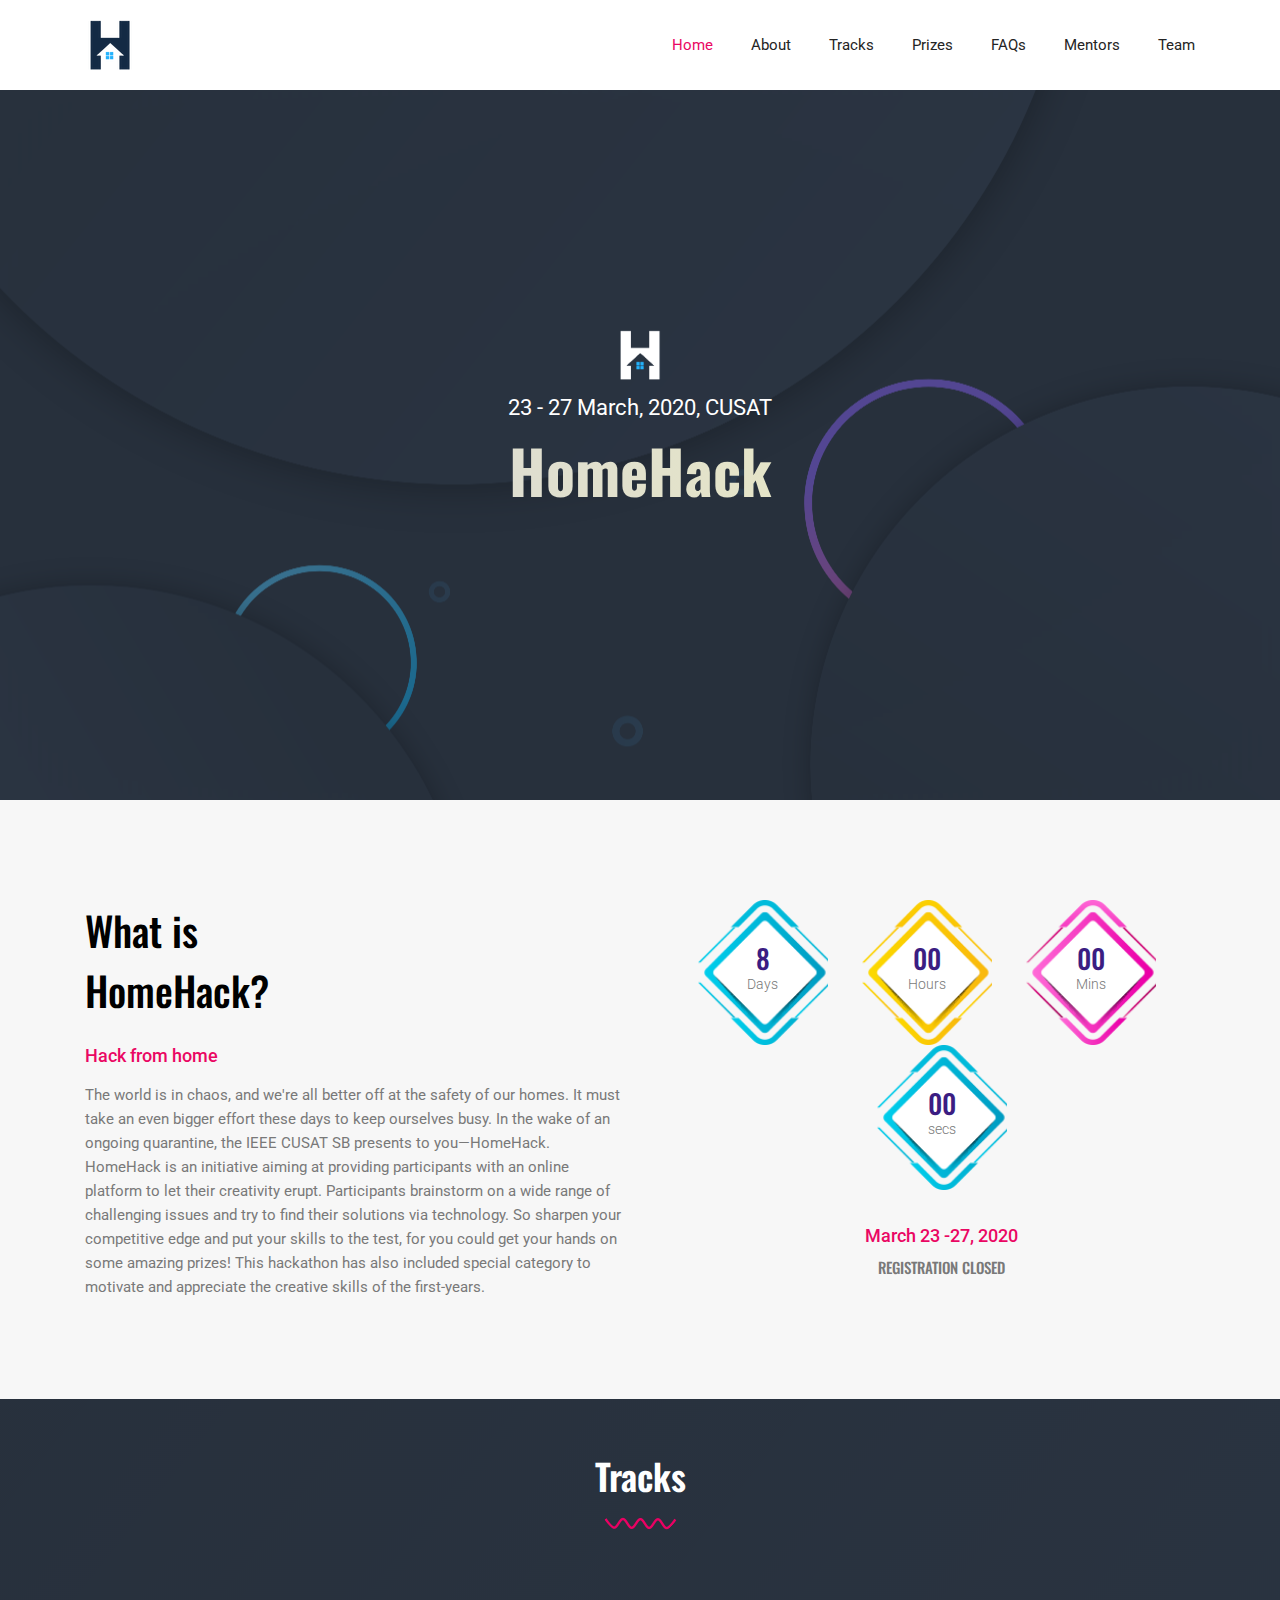
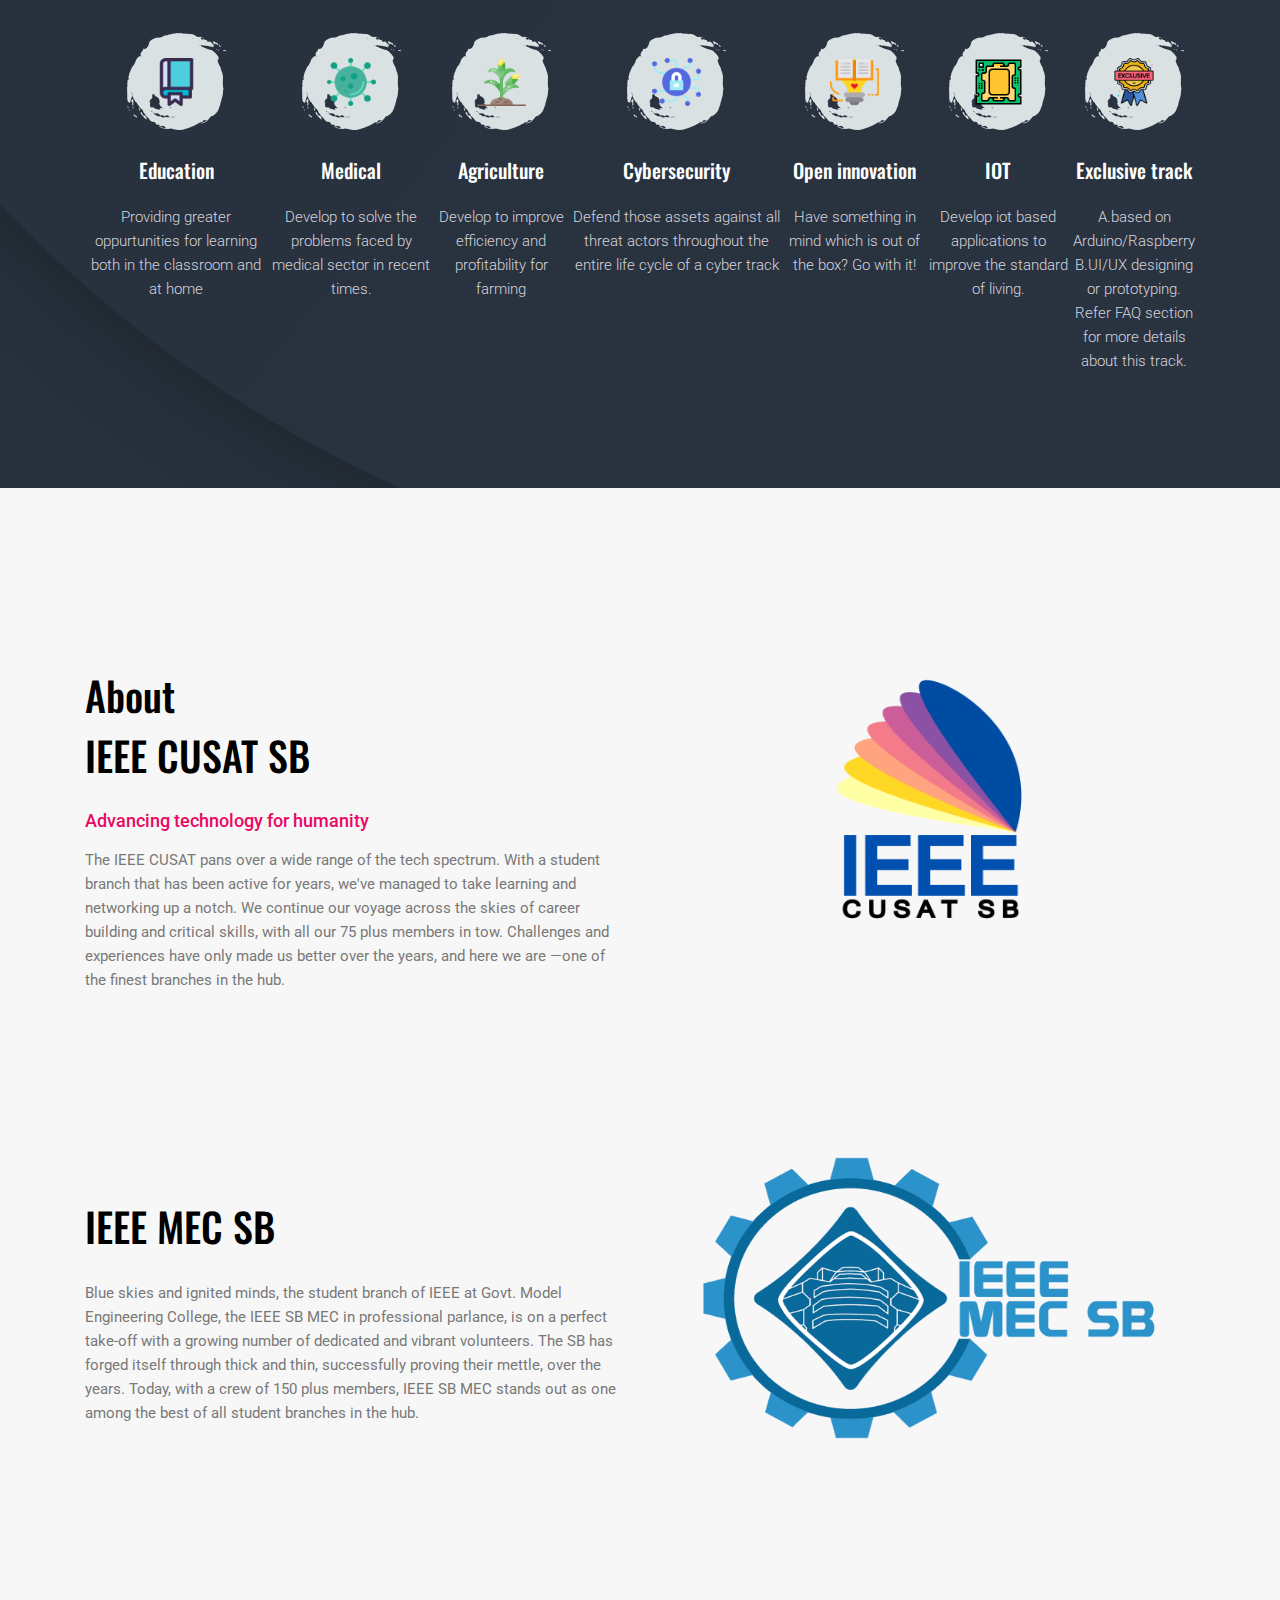
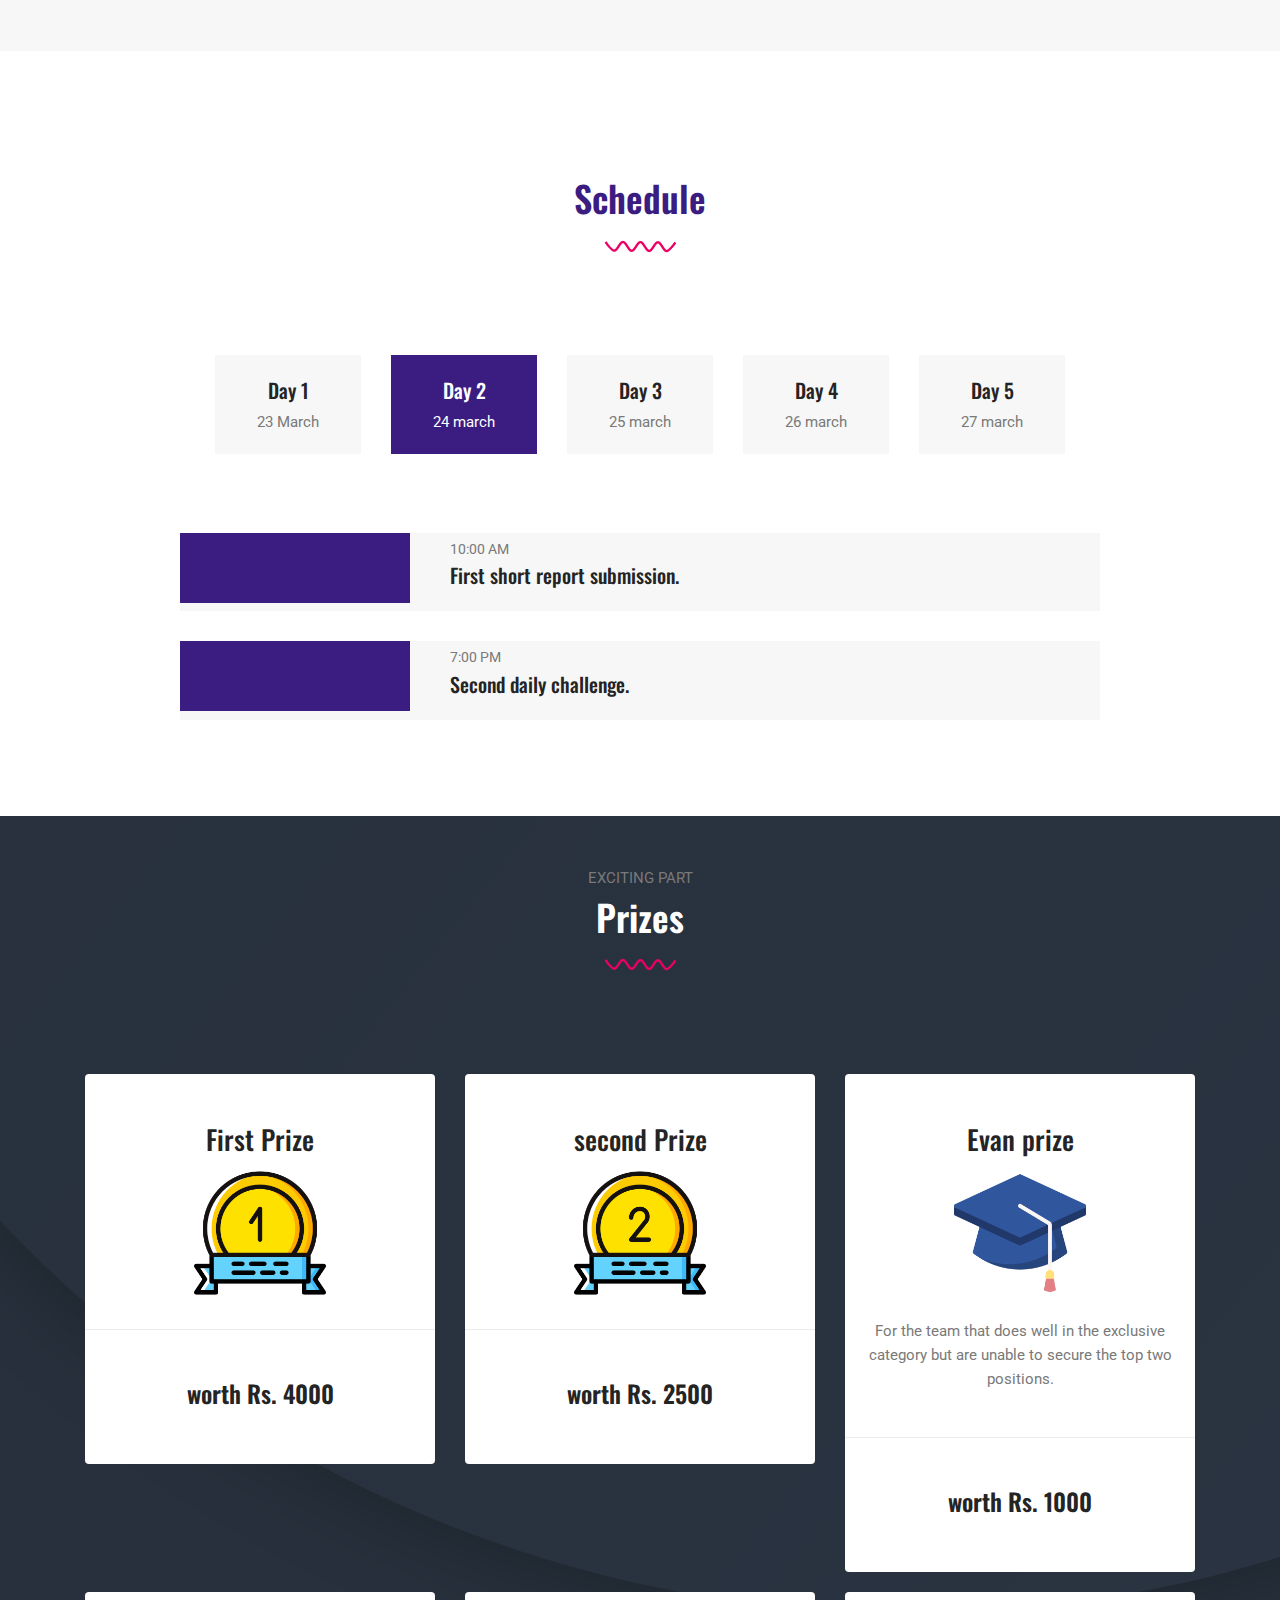
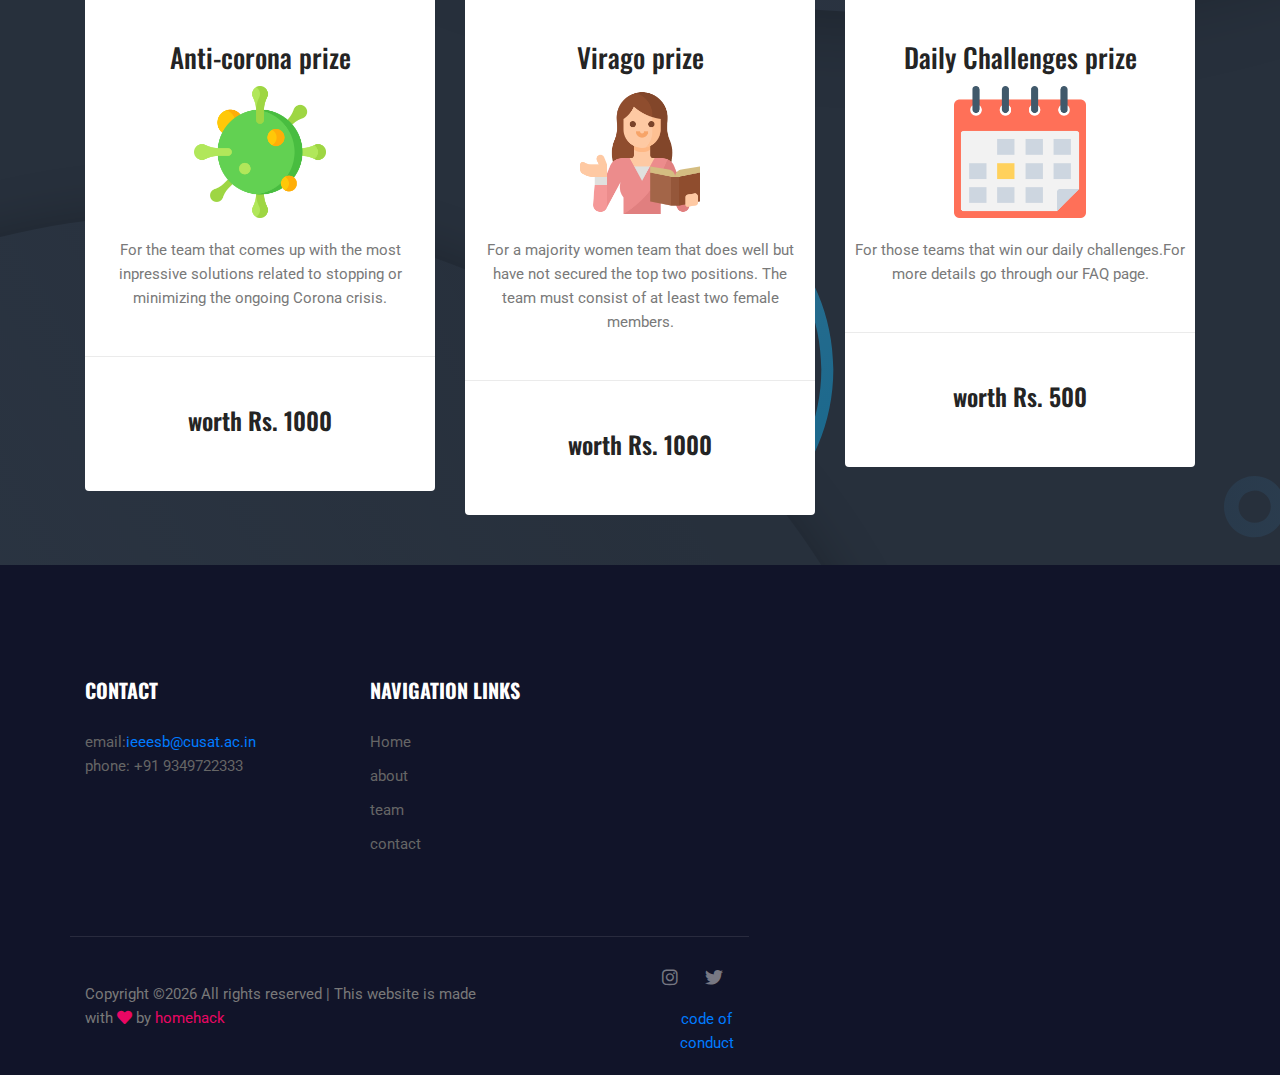
<file: index.html>
<!DOCTYPE html>
<html lang="en">
<head>
  <meta charset="UTF-8">
  <meta name="viewport" content="width=device-width, initial-scale=1.0">
  <meta http-equiv="X-UA-Compatible" content="ie=edge">
  <title>HomeHack</title>
	<link rel="apple-touch-icon" sizes="57x57" href="img/favicon/apple-icon-57x57.png">
<link rel="apple-touch-icon" sizes="60x60" href="img/favicon/apple-icon-60x60.png">
<link rel="apple-touch-icon" sizes="72x72" href="img/favicon/apple-icon-72x72.png">
<link rel="apple-touch-icon" sizes="76x76" href="img/favicon/apple-icon-76x76.png">
<link rel="apple-touch-icon" sizes="114x114" href="img/favicon/apple-icon-114x114.png">
<link rel="apple-touch-icon" sizes="120x120" href="img/favicon/apple-icon-120x120.png">
<link rel="apple-touch-icon" sizes="144x144" href="img/favicon/apple-icon-144x144.png">
<link rel="apple-touch-icon" sizes="152x152" href="img/favicon/apple-icon-152x152.png">
<link rel="apple-touch-icon" sizes="180x180" href="img/favicon/apple-icon-180x180.png">
<link rel="icon" type="image/png" sizes="192x192"  href="img/favicon/android-icon-192x192.png">
<link rel="icon" type="image/png" sizes="32x32" href="img/favicon/favicon-32x32.png">
<link rel="icon" type="image/png" sizes="96x96" href="img/favicon/favicon-96x96.png">
<link rel="icon" type="image/png" sizes="16x16" href="img/favicon/favicon-16x16.png">
<link rel="manifest" href="img/favicon/manifest.json">
<meta name="msapplication-TileColor" content="#ffffff">
<meta name="msapplication-TileImage" content="img/favicon/ms-icon-144x144.png">
<meta name="theme-color" content="#ffffff">

  <link rel="stylesheet" href="vendors/bootstrap/bootstrap.min.css">
  <link rel="stylesheet" href="vendors/fontawesome/css/all.min.css">
  <link rel="stylesheet" href="vendors/themify-icons/themify-icons.css">
  <link rel="stylesheet" href="vendors/linericon/style.css">
  <link rel="stylesheet" href="vendors/owl-carousel/owl.theme.default.min.css">
  <link rel="stylesheet" href="vendors/owl-carousel/owl.carousel.min.css">
  <link rel="stylesheet" href="css/magnific-popup.css">
  <link rel="stylesheet" href="vendors/flat-icon/font/flaticon.css">

  <link rel="stylesheet" href="css/style.css">
</head>
<body>

  <!--================ Header Menu Area start =================-->
  <header class="header_area">
    <div class="main_menu">
      <nav class="navbar navbar-expand-lg navbar-light">
        <div class="container box_1620">
          <a class="navbar-brand logo_h" href="index.html"><img src="img/home/logo/logo.png" alt="" /></a>
          <button class="navbar-toggler" type="button" data-toggle="collapse" data-target="#navbarSupportedContent" aria-controls="navbarSupportedContent" aria-expanded="false" aria-label="Toggle navigation">
            <span class="icon-bar"></span>
            <span class="icon-bar"></span>
            <span class="icon-bar"></span>
          </button>

          <div class="collapse navbar-collapse offset" id="navbarSupportedContent">
            <ul class="nav navbar-nav menu_nav justify-content-end">
              <li class="nav-item active"><a class="nav-link" href="index.html">Home</a></li> 
              <li class="nav-item"><a class="nav-link" href="#about">About</a></li> 
              <li class="nav-item"><a class="nav-link" href="#tracks">Tracks</a></li>
              <li class="nav-item"><a class="nav-link" href="#prize">Prizes</a></li>
              <li class="nav-item"><a class="nav-link" href="faq.html">FAQs</a></li>
              <li class="nav-item"><a class="nav-link" href="mentor.html">Mentors</a></li>
              <li class="nav-item"><a class="nav-link" href="team.html">Team</a></li>
          </div> 
        </div>
      </nav>
    </div>
  </header>
  <!--================Header Menu Area =================-->

  
  <!--================Hero Banner Area Start =================-->
  <section class="hero-banner">
    <div class="container text-center">
      <span class="hero-banner-icon"><img height="5%" width="5%" src="img/home/logo/logo2.png" alt="" /></i></span>
      <p>23 - 27 March, 2020, CUSAT</p>
      <h1 class="text-head">HomeHack</h1>
       
    </div>
  </section>
  <!--================Hero Banner Area End =================-->


  <!--================ Innovation section Start =================-->
  <section id="about" class="section-padding--small bg-gray">
    <div class="container">
      <div class="row">
        <div class="col-lg-6 align-self-center mb-5 mb-lg-0">
          <div class="innovative-wrapper">
            <h3 class="text-black">What is <br class="d-none d-xl-block"> HomeHack?</h3>
            <p class="h4 primary-text2 mb-3">Hack from home</p>
            <p>The world is in chaos, and we're all better off at the safety of our homes. It must take an even bigger effort these days to keep ourselves busy. In the wake of an ongoing quarantine, the IEEE CUSAT SB presents to you—HomeHack. 
HomeHack is an initiative aiming at providing participants with an online platform to let their creativity erupt. Participants brainstorm on a wide range of challenging issues and try to find their solutions via technology. So sharpen your competitive edge and put your skills to the test, for you could get your hands on some amazing prizes! This hackathon has also included special category to motivate and appreciate the creative skills of the first-years.</p>
          </div>
        </div>
        <div class="col-lg-6 pl-xl-5">

          <ul class="clockdiv text-center" id="clockdiv">
            <li class="clockdiv-single clockdiv-day">
              <h1 class="days">293</h1>
              <span class="smalltext">Days</span>
            </li>
            <li class="clockdiv-single clockdiv-hour">
              <h1 class="hours">30</h1>
              <span class="smalltext">Hours</span>
            </li>
            <li class="clockdiv-single clockdiv-minute">
              <h1 class="minutes">30</h1>
              <span class="smalltext">Mins</span>
            </li>
            <li class="clockdiv-single clockdiv-sec">
              <h1 class="seconds">30</h1>
              <span class="smalltext">secs</span>
            </li>
          </ul>
          
          <div class="clockdiv-content text-center">
            <p class="h4 primary-text2 mb-2">March 23 -27, 2020</p>
            <a  class="button button-link"  target="blank">Registration closed</a>
          </div>
        </div>
      </div>
    </div>
  </section>
  <!--================ Innovation section End =================-->


  <!--================ Join section Start =================-->
  <section id="tracks" class="dark-mode" class="section-margin">
    <div class="container">
      <div class="section-intro text-center pb-98px">
       
        <h2 class="text-white">Tracks</h2>
        <img src="img/home/section-style.png" alt="">
      </div>

      
      <div  class="d-lg-flex justify-content-between" >
        <div class="card-feature mb-5 mb-lg-0">
          <div class="feature-icon">
            <img height="50%" width="50%" src="img/home/t1.png"/>
          </div>
          <h3 class="text-white">Education</h3>
          <p class="text-white-sub">Providing greater oppurtunities for learning both in the classroom and at home </p>
        </div>

        <div class="card-feature mb-5 mb-lg-0">
          <div class="feature-icon">
            <img height="50%" width="50%" src="img/home/t2.png"/>
          </div>
          <h3 class="text-white">Medical</h3>
          <p class="text-white-sub">Develop to solve the problems faced by medical sector in recent times.</p>
        </div>

        <div class="card-feature mb-5 mb-lg-0">
          <div class="feature-icon">
            <img height="50%" width="50%" src="img/home/t3.png"/>
          </div>
          <h3 class="text-white">Agriculture</h3>
          <p class="text-white-sub">Develop to improve efficiency and profitability for farming</p>
        </div>
                <div class="card-feature mb-5 mb-lg-0">
          <div class="feature-icon">
            <img height="50%" width="50%" src="img/home/t4.png"/>
          </div>
          <h3 class="text-white">Cybersecurity</h3>
          <p class="text-white-sub">Defend those assets against all threat actors throughout the entire life cycle of a cyber track
</p>
        </div> 
                <div class="card-feature mb-5 mb-lg-0">
          <div class="feature-icon">
            <img height="50%" width="50%" src="img/home/t5.png"/>
          </div>
          <h3 class="text-white">Open innovation</h3>
          <p class="text-white-sub">Have something in mind which is out of the box? Go with it!</p>
        </div>
                <div class="card-feature mb-5 mb-lg-0">
          <div class="feature-icon">
            <img height="50%" width="50%" src="img/home/t6.png"/>
          </div>
          <h3 class="text-white">IOT</h3>
          <p class="text-white-sub">Develop iot based applications to improve the standard of living.</p>
        </div>
        <div class="card-feature mb-5 mb-lg-0">
          <div class="feature-icon">
            <img height="50%" width="50%" src="img/home/t7.png"/>
          </div>
          <h3 class="text-white">Exclusive track</h3>
          <p class="text-white-sub">A.based on Arduino/Raspberry <br>
B.UI/UX designing or prototyping.<br>Refer FAQ section for more details about this track.</p>
        </div>

      </div>
      
      <div class="row mt-5">
        <div class="col-12 text-center">
          <!--<a class="button mr-3 mb-2" href="#">Learn More</a>
          <a class="button mb-2" href="#">Buy Ticket</a>-->
        </div>
      </div>
      </div>
    
  </section>
  <!--================ Join section End =================-->

<section id="about" class="section-padding--small bg-gray">
    <div class="container">
      <div class="row">
        <div class="col-lg-6 align-self-center mb-5 mb-lg-0">
          <div class="innovative-wrapper">
            <h3 class="text-black">About <br class="d-none d-xl-block"> IEEE CUSAT SB</h3>
            <p class="h4 primary-text2 mb-3">Advancing technology for humanity</p>
            <p>The IEEE CUSAT pans over a wide range of the tech spectrum. With a student branch that has been active for years, we've managed to take learning and networking up a notch. We continue our voyage across the skies of career building and critical skills, with all our 75 plus members in tow. Challenges and experiences have only made us better over the years, and here we are —one of the finest branches in the hub.</p>
          </div>
        </div>
        <div class="col-lg-6 pl-xl-5">
       
     <img height="95%" width="95%" src="img/home/logo/ieeecusatsb.png"/>
      </div>
      <div class="col-lg-6 align-self-center mb-5 mb-lg-0">
          <div class="innovative-wrapper">
            <h3 class="text-black">IEEE MEC SB</h3>
            
            <p>Blue skies and ignited minds, the student branch of IEEE at Govt. Model Engineering College, the IEEE SB MEC in professional parlance, is on a perfect take-off with a growing number of dedicated and vibrant volunteers. The SB has forged itself through thick and thin, successfully proving their mettle, over the years. Today, with a crew of 150 plus members, IEEE SB MEC stands out as one among the best of all student branches in the hub.</p>
          </div>
        </div>
        <div class="col-lg-6 pl-xl-5">
       
     <img height="95%" width="95%" src="img/home/logo/logo3.png"/>
      </div>

       
       
       
      </div>
    </div>
  </section>
  <!--================ Speaker section Start =================
  <section id="team" class="speaker-bg section-padding">
    <div class="container">
      <div class="section-intro section-intro-white text-center pb-98px">
        <p class="section-intro__title">Join the event</p>
        <h2 class="primary-text">Meet The Speakers</h2>
        <img src="img/home/section-style.png" alt="">
      </div>

      <div class="row">
        <div class="col-lg-4 col-sm-6 mb-4 mb-lg-0">
          <div class="card-speaker">
            <img class="card-img rounded-0" src="img/home/speaker-1.png" alt="">
            <div class="speaker-footer">
              <h4>Jhon Leonar</h4>
              <p>UX/UI Designer Microsoft</p>
            </div>
            <div class="speaker-overlay">
              <ul class="speaker-social">
                <li><a href="#"><i class="ti-facebook"></i></a></li>
                <li><a href="#"><i class="ti-twitter-alt"></i></a></li>
                <li><a href="#"><i class="ti-instagram"></i></a></li>
                <li><a href="#"><i class="ti-skype"></i></a></li>
              </ul>
            </div>
          </div>
        </div>
        <div class="col-lg-4 col-sm-6 mb-4 mb-lg-0">
          <div class="card-speaker">
            <img class="card-img rounded-0" src="img/home/speaker-2.png" alt="">
            <div class="speaker-footer">
              <h4>Donald Markin</h4>
              <p>UX/UI Designer Microsoft</p>
            </div>
            <div class="speaker-overlay">
              <ul class="speaker-social">
                <li><a href="#"><i class="ti-facebook"></i></a></li>
                <li><a href="#"><i class="ti-twitter-alt"></i></a></li>
                <li><a href="#"><i class="ti-instagram"></i></a></li>
                <li><a href="#"><i class="ti-skype"></i></a></li>
              </ul>
            </div>
          </div>
        </div>
        <div class="col-lg-4 col-sm-6 mb-4 mb-lg-0">
          <div class="card-speaker">
            <img class="card-img rounded-0" src="img/home/speaker-3.png" alt="">
            <div class="speaker-footer">
              <h4>Donald Markin</h4>
              <p>UX/UI Designer Microsoft</p>
            </div>
            <div class="speaker-overlay">
              <ul class="speaker-social">
                <li><a href="#"><i class="ti-facebook"></i></a></li>
                <li><a href="#"><i class="ti-twitter-alt"></i></a></li>
                <li><a href="#"><i class="ti-instagram"></i></a></li>
                <li><a href="#"><i class="ti-skype"></i></a></li>
              </ul>
            </div>
          </div>
        </div>

        <div class="w-100 mb-50px d-none d-lg-block"></div>

        <div class="col-lg-4 col-sm-6 mb-4 mb-lg-0">
          <div class="card-speaker">
            <img class="card-img rounded-0" src="img/home/speaker-1.png" alt="">
            <div class="speaker-footer">
              <h4>Donald Markin</h4>
              <p>UX/UI Designer Microsoft</p>
            </div>
            <div class="speaker-overlay">
              <ul class="speaker-social">
                <li><a href="#"><i class="ti-facebook"></i></a></li>
                <li><a href="#"><i class="ti-twitter-alt"></i></a></li>
                <li><a href="#"><i class="ti-instagram"></i></a></li>
                <li><a href="#"><i class="ti-skype"></i></a></li>
              </ul>
            </div>
          </div>
        </div>
        <div class="col-lg-4 col-sm-6 mb-4 mb-lg-0">
          <div class="card-speaker">
            <img class="card-img rounded-0" src="img/home/speaker-2.png" alt="">
            <div class="speaker-footer">
              <h4>Donald Markin</h4>
              <p>UX/UI Designer Microsoft</p>
            </div>
            <div class="speaker-overlay">
              <ul class="speaker-social">
                <li><a href="#"><i class="ti-facebook"></i></a></li>
                <li><a href="#"><i class="ti-twitter-alt"></i></a></li>
                <li><a href="#"><i class="ti-instagram"></i></a></li>
                <li><a href="#"><i class="ti-skype"></i></a></li>
              </ul>
            </div>
          </div>
        </div>
        <div class="col-lg-4 col-sm-6 mb-4 mb-lg-0">
          <div class="card-speaker">
            <img class="card-img rounded-0" src="img/home/speaker-3.png" alt="">
            <div class="speaker-footer">
              <h4>Jhon Leonar</h4>
              <p>UX/UI Designer Microsoft</p>
            </div>
            <div class="speaker-overlay">
              <ul class="speaker-social">
                <li><a href="#"><i class="ti-facebook"></i></a></li>
                <li><a href="#"><i class="ti-twitter-alt"></i></a></li>
                <li><a href="#"><i class="ti-instagram"></i></a></li>
                <li><a href="#"><i class="ti-skype"></i></a></li>
              </ul>
            </div>
          </div>
        </div>
      </div>
    </div>
  </section>
================ Speaker section End =================-->


  <!--================ Schedule section Start =================-->
  <section class="section-margin mb-5 pb-5">
    <div class="container">
      <div class="section-intro text-center pb-98px">
        
        <h2 class="primary-text">Schedule</h2>
        <img src="img/home/section-style.png" alt="">
      </div>

      <div class="row">
        <div class="col-xl-10 offset-xl-1">
          <div class="scheduleTab">
            <ul class="nav nav-tabs">
              <li class="nav-item text-center">
                <a data-toggle="tab" href="#day1">
                  <h4>Day 1</h4>
                  <p>23 March</p>
                </a>
              </li>
              <li class="nav-item text-center">
                <a class="active" data-toggle="tab" href="#day2">
                  <h4>Day 2</h4>
                  <p>24 march</p>
                </a>
              </li>
              <li class="nav-item text-center">
                <a data-toggle="tab" href="#day3">
                  <h4>Day 3</h4>
                  <p>25 march</p>
                </a>
              </li>
              <li class="nav-item text-center">
                <a data-toggle="tab" href="#day4">
                  <h4>Day 4</h4>
                  <p>26 march</p>
                </a>
              </li>
              <li class="nav-item text-center">
                <a data-toggle="tab" href="#day5">
                  <h4>Day 5</h4>
                  <p>27 march</p>
                </a>
              </li>
            </ul>
          
            <!-- Tab panes -->
            <div class="tab-content">
              <div id="day1" class="tab-pane">
                
                <div class="schedule-card">
                  <div class="row no-gutters">
                    <div class="col-md-3">
                      <div class="card-identity">
                        
                      
                      </div>
                    </div>
                    <div class="col-md-9 align-self-center">
                      <div class="schedule-content">
                        <p class="schedule-date">12:00 PM</p>
                        <a class="schedule-title" href="#">
                          <h3>Hackathon starts</h3>
                        </a>
                        
                        </div>
                    </div>
                  </div>
                </div>

                <div class="schedule-card">
                  <div class="row no-gutters">
                    <div class="col-md-3">
                      <div class="card-identity">
                      
                        
                      </div>
                    </div>
                    <div class="col-md-9 align-self-center">
                      <div class="schedule-content">
                        <p class="schedule-date">5:00 PM</p>
                        <a class="schedule-title" href="#">
                          <h3>CheckIn </h3>
                        </a>
                        
                      </div>
                    </div>
                  </div>
                </div>
                                <div class="schedule-card">
                  <div class="row no-gutters">
                    <div class="col-md-3">
                      <div class="card-identity">
                      
                        
                      </div>
                    </div>
                    <div class="col-md-9 align-self-center">
                      <div class="schedule-content">
                        <p class="schedule-date">7:00 PM</p>
                        <a class="schedule-title" href="#">
                          <h3>First day challenge </h3>
                        </a>
                        
                      </div>
                    </div>
                  </div>
                </div>

              </div>
              <div id="day2" class="tab-pane active">
                
                <div class="schedule-card">
                  <div class="row no-gutters">
                    <div class="col-md-3">
                      <div class="card-identity">
                 
                      </div>
                    </div>
                    <div class="col-md-9 align-self-center">
                      <div class="schedule-content">
                        <p class="schedule-date">10:00 AM</p>
                        <a class="schedule-title" href="#">
                          <h3>First short report submission.</h3>
                        </a>
                       
                      </div>
                    </div>
                  </div>
                </div>
                
                <div class="schedule-card">
                  <div class="row no-gutters">
                    <div class="col-md-3">
                      <div class="card-identity">

                      </div>
                    </div>
                    <div class="col-md-9 align-self-center">
                      <div class="schedule-content">
                        <p class="schedule-date">7:00 PM</p>
                        <a class="schedule-title" href="#">
                          <h3>Second daily challenge.</h3>
                        </a>
                       
                      </div>
                    </div>
                  </div>
                </div>



              </div>
              <div id="day3" class="tab-pane">
                <div class="schedule-card">
                  <div class="row no-gutters">
                    <div class="col-md-3">
                      <div class="card-identity">

                      </div>
                    </div>
                    <div class="col-md-9 align-self-center">
                      <div class="schedule-content">
                        <p class="schedule-date">11:00 AM</p>
                        <a class="schedule-title" href="#">
                          <h3>Discussion with mentors</h3>
                        </a>
                       
                      </div>
                    </div>
                  </div>
                </div>
                
                <div class="schedule-card">
                  <div class="row no-gutters">
                    <div class="col-md-3">
                      <div class="card-identity">

                      </div>
                    </div>
                    <div class="col-md-9 align-self-center">
                      <div class="schedule-content">
                        <p class="schedule-date">7:00 PM</p>
                        <a class="schedule-title" href="#">
                          <h3>Third daily challenge</h3>
                        </a>
                        
                      </div>
                    </div>
                  </div>
                </div>

              
              </div>
              <div id="day4" class="tab-pane">
                


                <div class="schedule-card">
                  <div class="row no-gutters">
                    <div class="col-md-3">
                      <div class="card-identity">

                      </div>
                    </div>
                    <div class="col-md-9 align-self-center">
                      <div class="schedule-content">
                        <p class="schedule-date">10:00 AM</p>
                        <a class="schedule-title" href="#">
                          <h3>Second report submission</h3>
                        </a>
                        
                      </div>
                    </div>
                  </div>
                </div>
                
                <div class="schedule-card">
                  <div class="row no-gutters">
                    <div class="col-md-3">
                      <div class="card-identity">

                      </div>
                    </div>
                    <div class="col-md-9 align-self-center">
                      <div class="schedule-content">
                        <p class="schedule-date">7:00 PM</p>
                        <a class="schedule-title" href="#">
                          <h3>Surprise challenges</h3>
                        </a>
                        
                      </div>
                    </div>
                  </div>
                </div>
                </div>
               <div id="day5" class="tab-pane">


                <div class="schedule-card">
                  <div class="row no-gutters">
                    <div class="col-md-3">
                      <div class="card-identity">

                      </div>
                    </div>
                    <div class="col-md-9 align-self-center">
                      <div class="schedule-content">
                        <p class="schedule-date">12:00 PM</p>
                        <a class="schedule-title" href="#">
                          <h3>Hackathon project submission time.</h3>
                        </a>
                        
                      </div>
                    </div>
                  </div>
                </div>
                
  

               
              </div>
            </div>
          </div>
        </div>
      </div>
    </div>
  </section>
  <!--================ Schedule section End =================-->


  <!--================ PriceTable section Start =================-->
  <section id="prize" class="dark-mode" class="section-padding bg-gray">
    <div class="container">
      <div class="section-intro text-center pb-98px">
        <p class="section-intro__title">exciting part</p>
        <h2 class="text-white">Prizes</h2>
        <img src="img/home/section-style.png" alt="">
      </div>

      <div class="row">
        <div class="col-lg-4 col-md-6 mb-4 mb-lg-0">
          <div class="text-center card-priceTable">
            <div class="priceTable-header">
              <h3>First Prize</h3>
              <img height="40%" width="40%" src="img/home/first.png"/>
              
            <!--add a prize icon-->
            </div>
            <div class="priceTable-footer">
              <h2 ><a>worth Rs. 4000</a></h2>
            </div>
          </div>
        </div>
        <div class="col-lg-4 col-md-6 mb-4 mb-lg-0">
          <div class="text-center card-priceTable">
            <div class="priceTable-header">
              <h3>second Prize</h3>
            <!--add a prize icon-->
            <img height="40%" width="40%" src="img/home/second.png"/>
            </div>
            <div class="priceTable-footer">
              <h2 ><a >worth Rs. 2500</a></h2>
            </div>
          </div>
        </div>
        <div class="col-lg-4 col-md-6 mb-4 mb-lg-0">
          <div class="text-center card-priceTable">
            <div class="priceTable-header">
              <h3>Evan prize</h3>
            <!--add a prize icon-->
            <img height="40%" width="40%" src="img/home/firsts.png"/>
            <p style="padding-top:20px;">For the team that does well in the exclusive category but are unable to secure the top two positions. 
</p>
            </div>
            <div class="priceTable-footer">
              <h2 ><a >worth Rs. 1000</a></h2>
            </div>
          </div>
        </div>
             <div style="padding-top:20px" class="col-lg-4 col-md-6 mb-4 mb-lg-0">
          <div class="text-center card-priceTable">
            <div class="priceTable-header">
              <h3>Anti-corona prize</h3>
            <!--add a prize icon-->
            <img height="40%" width="40%" src="img/home/corona.png"/>
            <p style="padding-top:20px;">For the team that comes up with the most inpressive solutions related to stopping or minimizing the ongoing Corona crisis. 
</p>
            </div>
            <div class="priceTable-footer">
              <h2 ><a >worth Rs. 1000</a></h2>
            </div>
          </div>
        </div>
             <div style="padding-top:20px" class="col-lg-4 col-md-6 mb-4 mb-lg-0">
          <div class="text-center card-priceTable">
            <div class="priceTable-header">
              <h3>Virago prize</h3>
            <!--add a prize icon-->
            <img height="40%" width="40%" src="img/home/girl.png"/>
            <p style="padding-top:20px;">For a majority women team that does well but have not secured the top two positions. The team must consist of at least two female members. </p>
            </div>
            <div class="priceTable-footer">
              <h2 ><a >worth Rs. 1000</a></h2>
            </div>
          </div>
        </div>
                     <div style="padding-top:20px" class="col-lg-4 col-md-6 mb-4 mb-lg-0">
          <div class="text-center card-priceTable">
            <div class="priceTable-header">
              <h3>Daily Challenges prize</h3>
            <!--add a prize icon-->
            <img height="40%" width="40%" src="img/home/calendar.png"/>
            <p style="padding-top:20px;">For those teams that win our daily challenges.For more details go through our FAQ page.</p>
            </div>
            <div class="priceTable-footer">
              <h2 ><a > worth Rs. 500</a></h2>
            </div>
          </div>
        </div>



      </div>
    </div>
  </section>
  <!--================ PriceTable section End =================-->


  <!--================ Sponsor section Start =================
  <section class="section-padding--small sponsor-bg">
    <div class="container">
      <div class="section-intro text-center pb-80px">
        
        <h2 class="primary-text">Event Sponsors</h2>
        <img src="img/home/section-style.png" alt="">
      </div>

      <div class="sponsor-wrapper mb-5 pb-4">
        <h3 class="sponsor-title mb-5">Gold Sponsor</h3>
        <div class="row">
          <div class="col-sm-6 col-lg-4 mb-3 mb-lg-0">
            <div class="sponsor-single">
              <img class="img-fluid" src="img/home/sponsor1.png" alt="">
            </div>
          </div>

          <div class="col-sm-6 col-lg-4 mb-3 mb-lg-0">
            <div class="sponsor-single">
              <img class="img-fluid" src="img/home/sponsor2.png" alt="">
            </div>
          </div>

          <div class="col-sm-6 col-lg-4 mb-3 mb-lg-0">
            <div class="sponsor-single">
              <img class="img-fluid" src="img/home/sponsor3.png" alt="">
            </div>
          </div>
        </div>
      </div>

      <div class="sponsor-wrapper sponsor-wrapper--small">
        <h3 class="sponsor-title mb-5">Silver Sponsor</h3>
        <div class="row">
          <div class="col-sm-6 col-lg-4 mb-3 mb-lg-0">
            <div class="sponsor-single">
              <img class="img-fluid" src="img/home/sponsor-sm-1.png" alt="">
            </div>
          </div>

          <div class="col-sm-6 col-lg-4 mb-3 mb-lg-0">
            <div class="sponsor-single">
              <img class="img-fluid" src="img/home/sponsor-sm-2.png" alt="">
            </div>
          </div>

          <div class="col-sm-6 col-lg-4 mb-3 mb-lg-0">
            <div class="sponsor-single">
              <img class="img-fluid" src="img/home/sponsor-sm-3.png" alt="">
            </div>
          </div>
        </div>
      </div>
    </div>
  </section>
================ Sponsor section End =================-->

  <!--================ Gallery section Start =================
  <section class="section-padding gallery-area gallery-bg">
    <div class="container">
      <div class="section-intro section-intro-white text-center pb-98px">
        <p class="section-intro__title">Join the event</p>
        <h2 class="primary-text">Event Plan Sponsors</h2>
        <img src="img/home/section-style.png" alt="">
      </div>

      <div class="row no-gutters">
        <div class="col-sm-6 col-md-4">
          <a href="img/gallery/g1.png" class="img-gal">
            <div class="single-imgs relative">				
              <img class="card-img rounded-0" src="img/gallery/g1.png" alt="">		
              <div class="overlay">
                <div class="overlay-content">
                  <div class="overlay-icon">
                    <i class="ti-plus"></i>
                  </div>
                </div>
              </div>
            </div>
          </a>
        </div>
        <div class="col-sm-6 col-md-4">
          <a href="img/gallery/g2.png" class="img-gal">
            <div class="single-imgs relative">				
              <img class="card-img rounded-0" src="img/gallery/g2.png" alt="">		
              <div class="overlay">
                <div class="overlay-content">
                  <div class="overlay-icon">
                    <i class="ti-plus"></i>
                  </div>
                </div>
              </div>
            </div>
          </a>
        </div>
        <div class="col-sm-6 col-md-4">
          <a href="img/gallery/g3.png" class="img-gal">
            <div class="single-imgs relative">				
              <img class="card-img rounded-0" src="img/gallery/g3.png" alt="">		
              <div class="overlay">
                <div class="overlay-content">
                  <div class="overlay-icon">
                    <i class="ti-plus"></i>
                  </div>
                </div>
              </div>
            </div>
          </a>
        </div>
        <div class="col-sm-6 col-md-4">
          <a href="img/gallery/g4.png" class="img-gal">
            <div class="single-imgs relative">				
              <img class="card-img rounded-0" src="img/gallery/g4.png" alt="">		
              <div class="overlay">
                <div class="overlay-content">
                  <div class="overlay-icon">
                    <i class="ti-plus"></i>
                  </div>
                </div>
              </div>
            </div>
          </a>
        </div>
        <div class="col-sm-6 col-md-4">
          <a href="img/gallery/g5.png" class="img-gal">
            <div class="single-imgs relative">				
              <img class="card-img rounded-0" src="img/gallery/g5.png" alt="">		
              <div class="overlay">
                <div class="overlay-content">
                  <div class="overlay-icon">
                    <i class="ti-plus"></i>
                  </div>
                </div>
              </div>
            </div>
          </a>
        </div>
        <div class="col-sm-6 col-md-4">
          <a href="img/gallery/g6.png" class="img-gal">
            <div class="single-imgs relative">				
              <img class="card-img rounded-0" src="img/gallery/g6.png" alt="">		
              <div class="overlay">
                <div class="overlay-content">
                  <div class="overlay-icon">
                    <i class="ti-plus"></i>
                  </div>
                </div>
              </div>
            </div>
          </a>
        </div>
      </div>
    </div>
  </section>
  ================ Gallery section End =================-->



  <!-- ================ start footer Area ================= -->
  <footer id="contact" class="footer-area">
    <div class="container">
      <div class="row">
        <div class="col-lg-3  col-md-6 col-sm-6">
          <div class="single-footer-widget">
            <h6>Contact</h6>
            <p>
              email:<a href="mailto:ieeesb@cusat.ac.in">ieeesb@cusat.ac.in</a> <br>
              phone: +91 9349722333
            </p>
          </div>
        </div>
        <div class="col-lg-3 col-md-6 col-sm-6">
          <div class="single-footer-widget">
            <h6>Navigation Links</h6>
            <div class="row">
              <div class="col">
                <ul>
                  <li><a href="index.html">Home</a></li>
                  <li><a href="#about">about</a></li>
                  <li><a href="team.html">team</a></li>
                  <li><a href="#contact">contact</a></li>
                </ul>
              </div>
           										
            </div>							
          </div>
        </div>							
     
    <div class="footer-bottom">
      <div class="container">
        <div class="row align-items-center">
          <p class="col-lg-8 col-sm-12 footer-text m-0 text-center text-lg-left"><!-- Link back to Colorlib can't be removed. Template is licensed under CC BY 3.0. -->
Copyright &copy;<script>document.write(new Date().getFullYear());</script> All rights reserved | This website is made with <i class="fa fa-heart" aria-hidden="true"></i> by <a href="" target="_blank">homehack</a>
<!-- Link back to Colorlib can't be removed. Template is licensed under CC BY 3.0. --></p>
          <div class="col-lg-4 col-sm-12 footer-social text-center text-lg-right">

            <a href="https://www.instagram.com/ieeecusatsb"><i class="fab fa-instagram"></i></a>
            <a href="https://twitter.com/IEEECusatSb"><i class="fab fa-twitter"></i></a> <br>
            <a href="https://drive.google.com/file/d/1tMI23X1FtOxJifMx1Ntvc44fQJ3_cIrD/view?usp=sharing">code of conduct</a>
          </div>
        </div>
      </div>
    </div>
  </footer>
  <!-- ================ End footer Area ================= -->




  <script src="vendors/jquery/jquery-3.2.1.min.js"></script>
  <script src="vendors/bootstrap/bootstrap.bundle.min.js"></script>
  <script src="vendors/owl-carousel/owl.carousel.min.js"></script>
  <script src="vendors/Magnific-Popup/jquery.magnific-popup.min.js"></script>
  <script src="js/jquery.ajaxchimp.min.js"></script>
  <script src="js/mail-script.js"></script>
  <script src="js/countdown.js"></script>
  <script src="js/jquery.magnific-popup.min.js"></script>	
  <script src="js/main.js"></script>



</body>
</html>
</file>
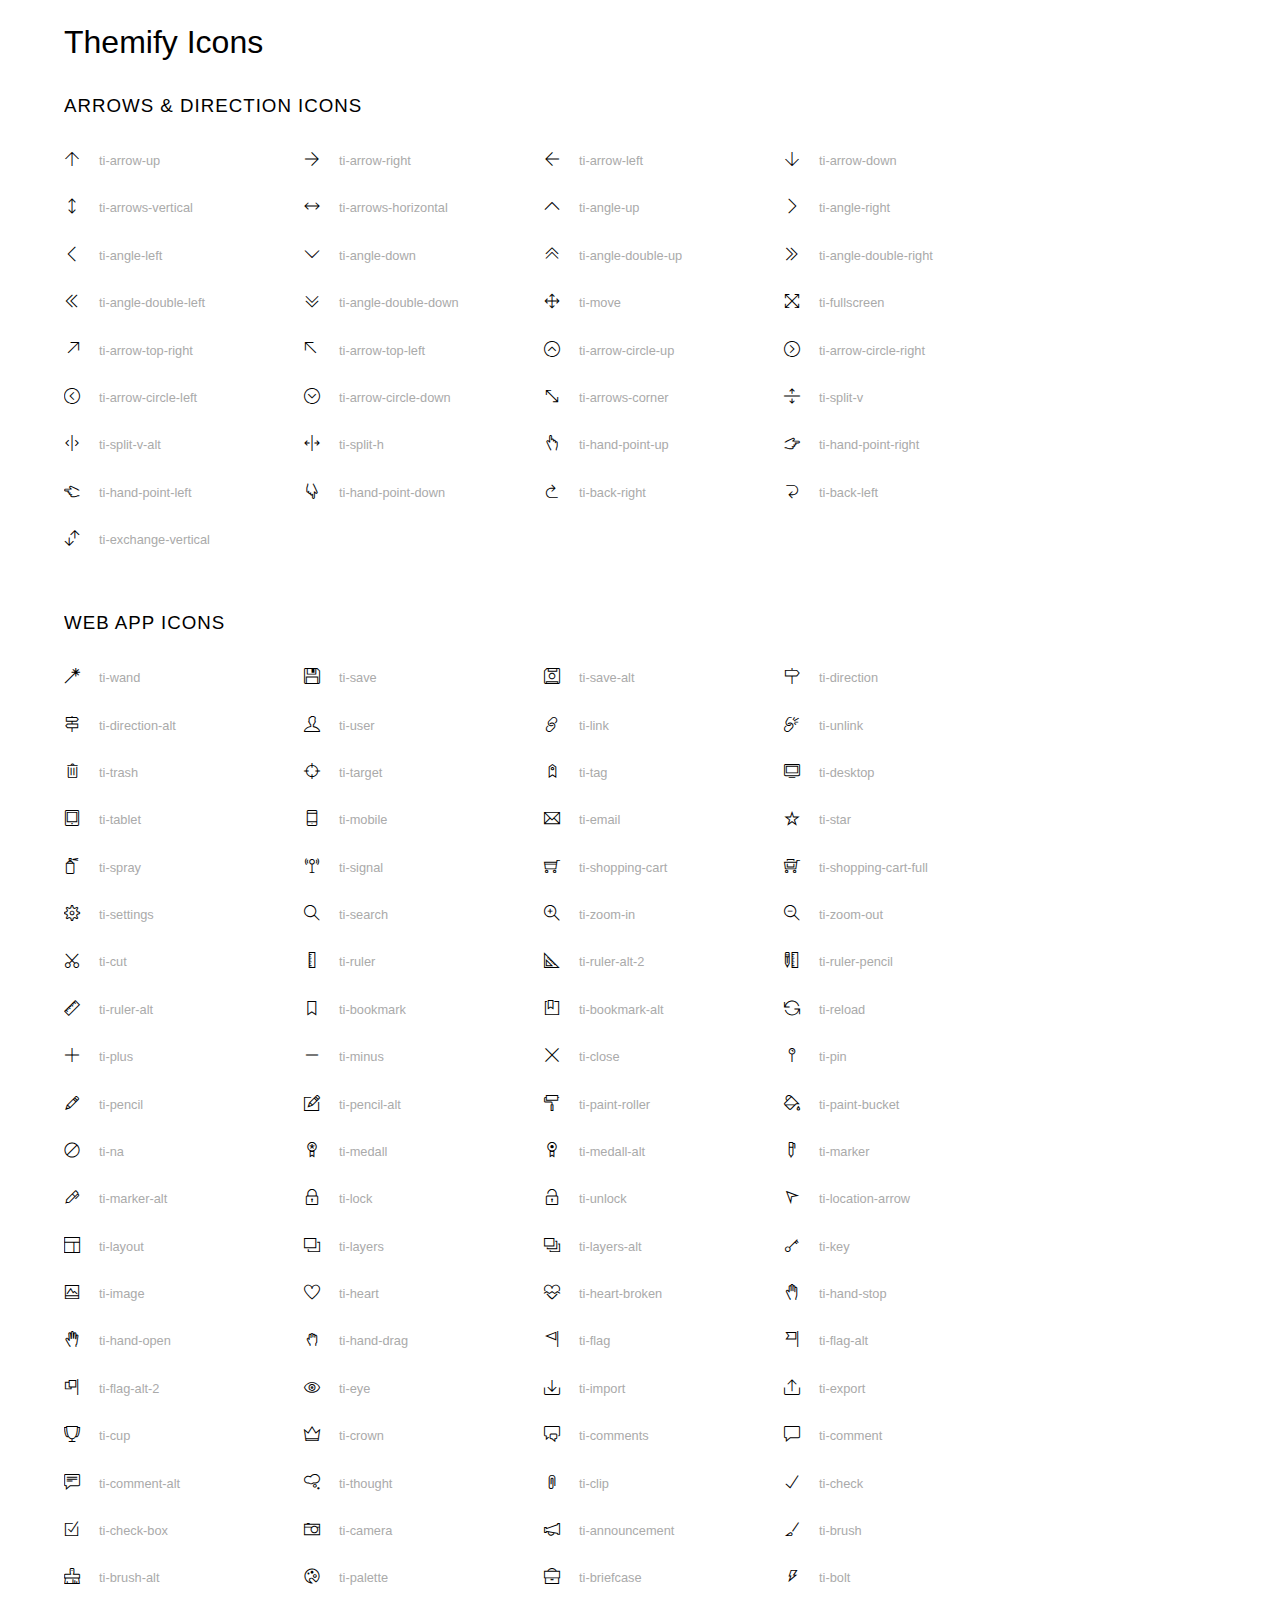
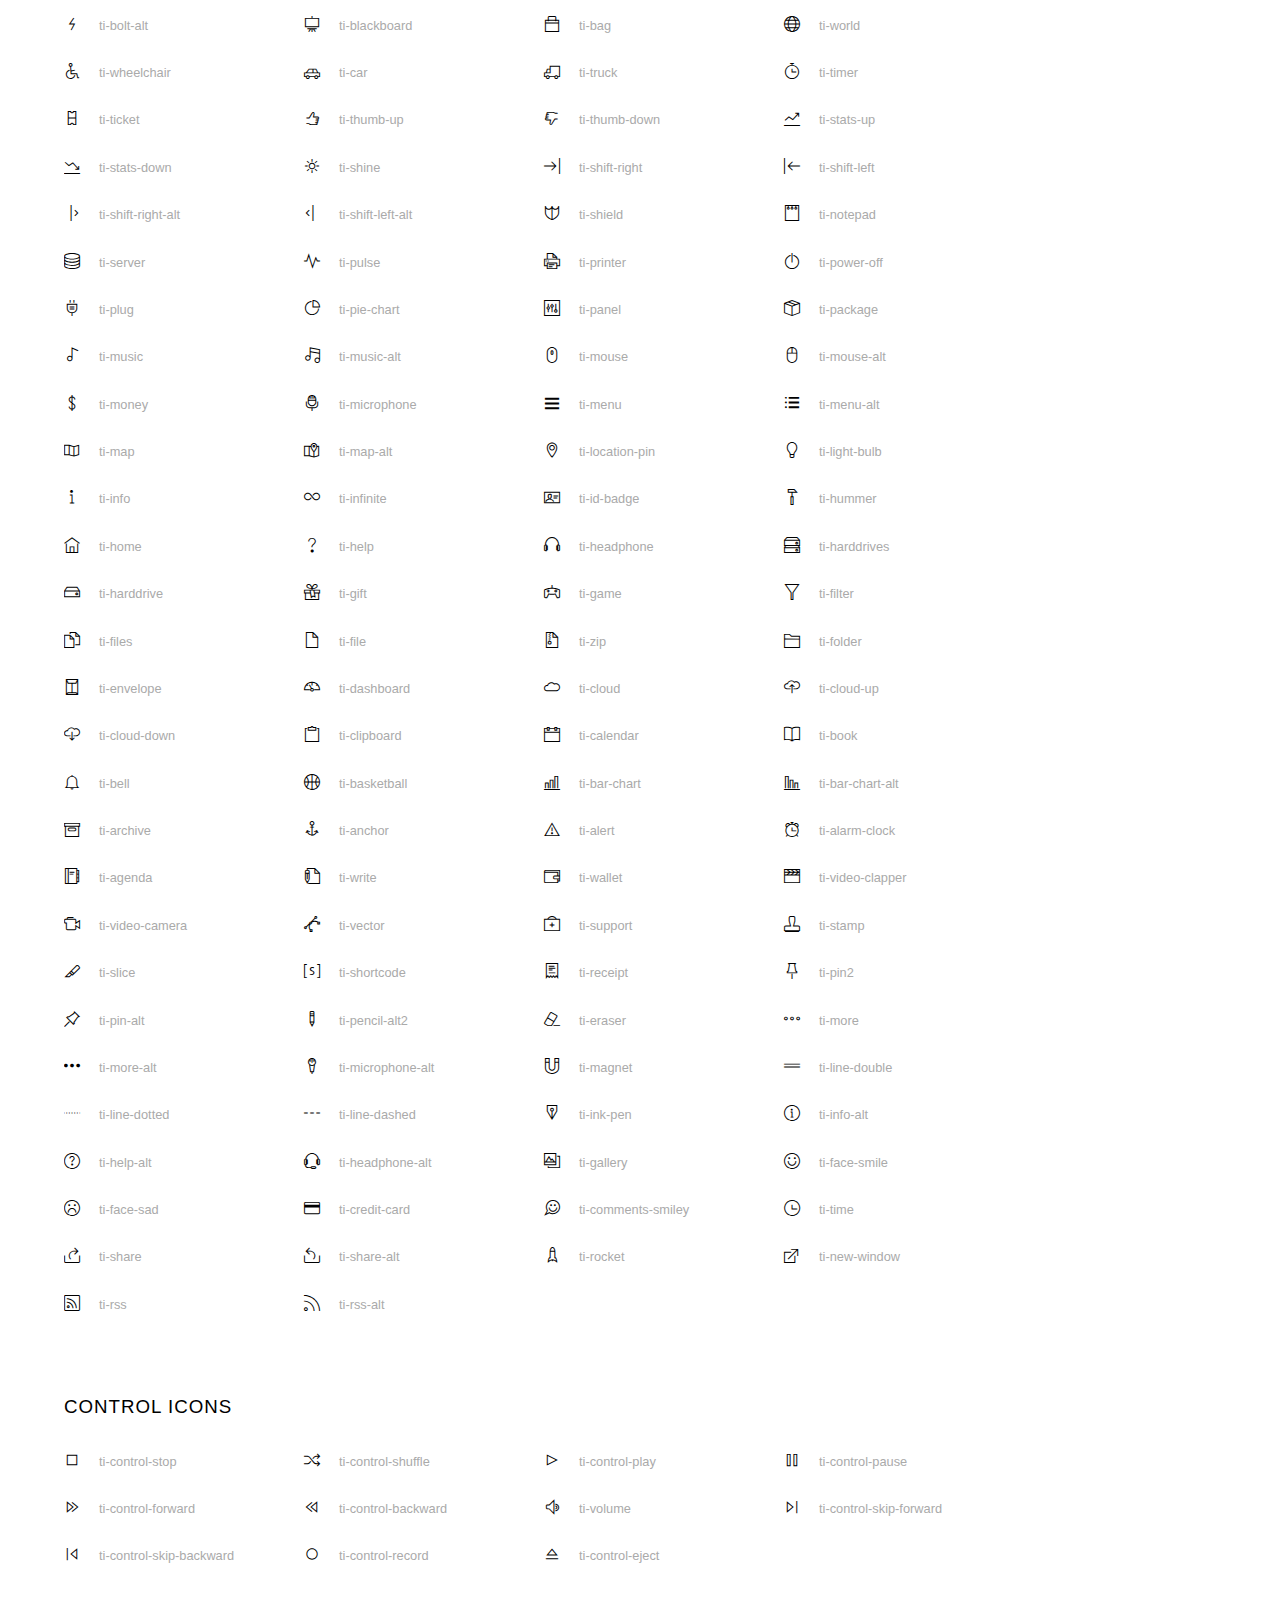
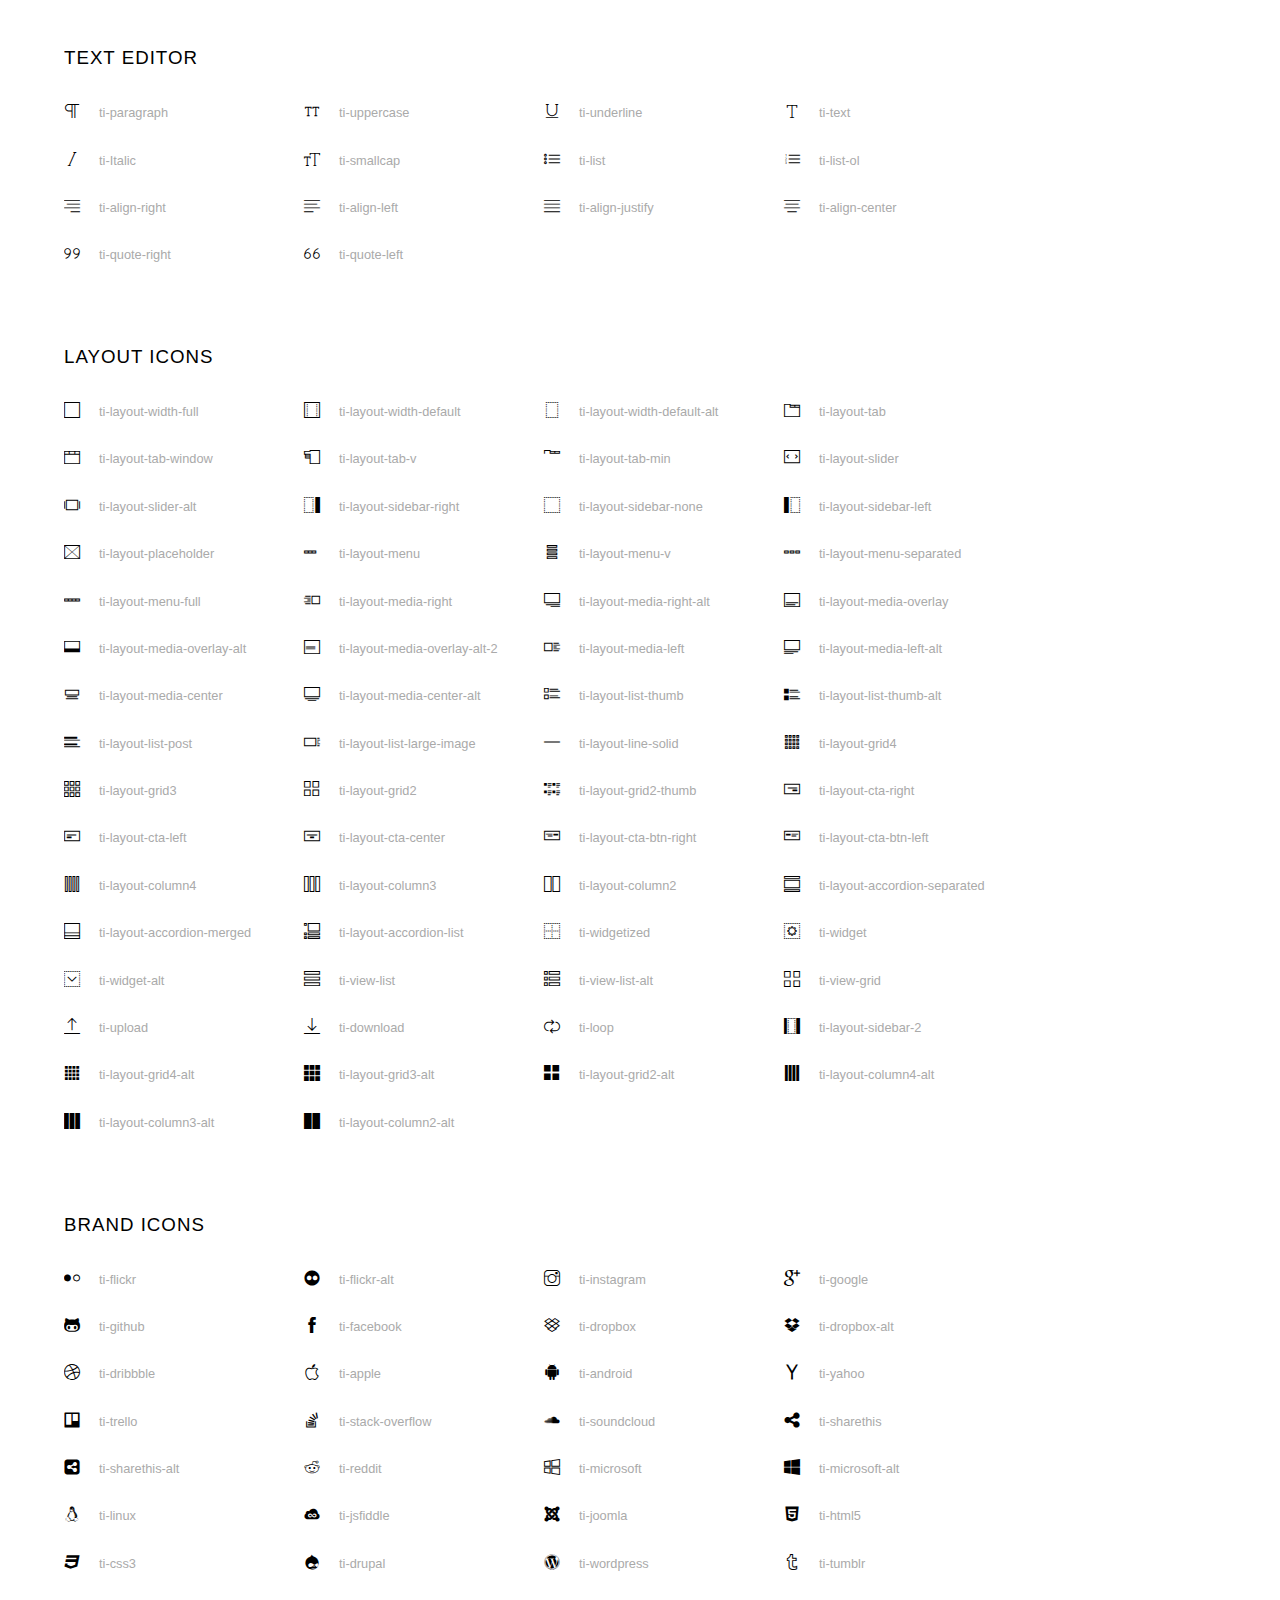
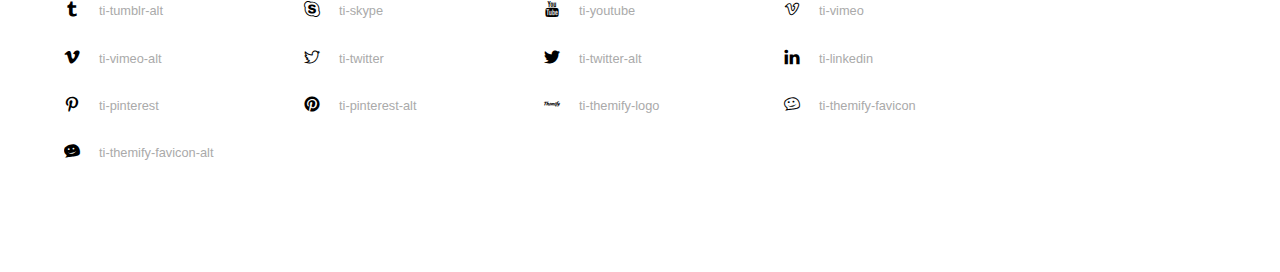
<file: vendors/themify-icons/index.html>
<!doctype html>
<html>
<head>
	<meta charset="utf-8">
	<title>Themify Icon Font</title>
	<meta name="viewport" content="width=device-width">
	<link rel="stylesheet" href="demo-files/demo.css">
	<link rel="stylesheet" href="themify-icons.css">
	<!--[if lt IE 8]><!-->
	<link rel="stylesheet" href="ie7/ie7.css">
	<!--<![endif]-->
</head>
<body>
	<h1>Themify Icons</h1>

	<div class="icon-section">

		<div class="icon-section">
			<h3>Arrows &amp; Direction Icons </h3>

			<div class="icon-container">
				<span class="ti-arrow-up"></span><span class="icon-name"> ti-arrow-up</span>
			</div>
			<div class="icon-container">
				<span class="ti-arrow-right"></span><span class="icon-name"> ti-arrow-right</span>
			</div>
			<div class="icon-container">
				<span class="ti-arrow-left"></span><span class="icon-name"> ti-arrow-left</span>
			</div>
			<div class="icon-container">
				<span class="ti-arrow-down"></span><span class="icon-name"> ti-arrow-down</span>
			</div>
			<div class="icon-container">
				<span class="ti-arrows-vertical"></span><span class="icon-name"> ti-arrows-vertical</span>
			</div>
			<div class="icon-container">
				<span class="ti-arrows-horizontal"></span><span class="icon-name"> ti-arrows-horizontal</span>
			</div>
			<div class="icon-container">
				<span class="ti-angle-up"></span><span class="icon-name"> ti-angle-up</span>
			</div>
			<div class="icon-container">
				<span class="ti-angle-right"></span><span class="icon-name"> ti-angle-right</span>
			</div>
			<div class="icon-container">
				<span class="ti-angle-left"></span><span class="icon-name"> ti-angle-left</span>
			</div>
			<div class="icon-container">
				<span class="ti-angle-down"></span><span class="icon-name"> ti-angle-down</span>
			</div>	
			<div class="icon-container">
				<span class="ti-angle-double-up"></span><span class="icon-name"> ti-angle-double-up</span>
			</div>
			<div class="icon-container">
				<span class="ti-angle-double-right"></span><span class="icon-name"> ti-angle-double-right</span>
			</div>
			<div class="icon-container">
				<span class="ti-angle-double-left"></span><span class="icon-name"> ti-angle-double-left</span>
			</div>
			<div class="icon-container">
				<span class="ti-angle-double-down"></span><span class="icon-name"> ti-angle-double-down</span>
			</div>					
			<div class="icon-container">
				<span class="ti-move"></span><span class="icon-name"> ti-move</span>
			</div>
			<div class="icon-container">
				<span class="ti-fullscreen"></span><span class="icon-name"> ti-fullscreen</span>
			</div>
			<div class="icon-container">
				<span class="ti-arrow-top-right"></span><span class="icon-name"> ti-arrow-top-right</span>
			</div>
			<div class="icon-container">
				<span class="ti-arrow-top-left"></span><span class="icon-name"> ti-arrow-top-left</span>
			</div>
			<div class="icon-container">
				<span class="ti-arrow-circle-up"></span><span class="icon-name"> ti-arrow-circle-up</span>
			</div>
			<div class="icon-container">
				<span class="ti-arrow-circle-right"></span><span class="icon-name"> ti-arrow-circle-right</span>
			</div>
			<div class="icon-container">
				<span class="ti-arrow-circle-left"></span><span class="icon-name"> ti-arrow-circle-left</span>
			</div>
			<div class="icon-container">
				<span class="ti-arrow-circle-down"></span><span class="icon-name"> ti-arrow-circle-down</span>
			</div>
			<div class="icon-container">
				<span class="ti-arrows-corner"></span><span class="icon-name"> ti-arrows-corner</span>
			</div>
			<div class="icon-container">
				<span class="ti-split-v"></span><span class="icon-name"> ti-split-v</span>
			</div>

			<div class="icon-container">
				<span class="ti-split-v-alt"></span><span class="icon-name"> ti-split-v-alt</span>
			</div>
			<div class="icon-container">
				<span class="ti-split-h"></span><span class="icon-name"> ti-split-h</span>
			</div>
			<div class="icon-container">
				<span class="ti-hand-point-up"></span><span class="icon-name"> ti-hand-point-up</span>
			</div>
			<div class="icon-container">
				<span class="ti-hand-point-right"></span><span class="icon-name"> ti-hand-point-right</span>
			</div>
			<div class="icon-container">
				<span class="ti-hand-point-left"></span><span class="icon-name"> ti-hand-point-left</span>
			</div>
			<div class="icon-container">
				<span class="ti-hand-point-down"></span><span class="icon-name"> ti-hand-point-down</span>
			</div>
			<div class="icon-container">
				<span class="ti-back-right"></span><span class="icon-name"> ti-back-right</span>
			</div>
			<div class="icon-container">
				<span class="ti-back-left"></span><span class="icon-name"> ti-back-left</span>
			</div>
			<div class="icon-container">
				<span class="ti-exchange-vertical"></span><span class="icon-name"> ti-exchange-vertical</span>
			</div>

		</div> <!-- Arrows Icons -->



		<h3>Web App Icons</h3>
		
		<div class="icon-section">

			<div class="icon-container">
				<span class="ti-wand"></span><span class="icon-name"> ti-wand</span>
			</div>
			<div class="icon-container">
				<span class="ti-save"></span><span class="icon-name"> ti-save</span>
			</div>
			<div class="icon-container">
				<span class="ti-save-alt"></span><span class="icon-name"> ti-save-alt</span>
			</div>

			<div class="icon-container">
				<span class="ti-direction"></span><span class="icon-name"> ti-direction</span>
			</div>
			<div class="icon-container">
				<span class="ti-direction-alt"></span><span class="icon-name"> ti-direction-alt</span>
			</div>
			<div class="icon-container">
				<span class="ti-user"></span><span class="icon-name"> ti-user</span>
			</div>
			<div class="icon-container">
				<span class="ti-link"></span><span class="icon-name"> ti-link</span>
			</div>
			<div class="icon-container">
				<span class="ti-unlink"></span><span class="icon-name"> ti-unlink</span>
			</div>
			<div class="icon-container">
				<span class="ti-trash"></span><span class="icon-name"> ti-trash</span>
			</div>
			<div class="icon-container">
				<span class="ti-target"></span><span class="icon-name"> ti-target</span>
			</div>
			<div class="icon-container">
				<span class="ti-tag"></span><span class="icon-name"> ti-tag</span>
			</div>
			<div class="icon-container">
				<span class="ti-desktop"></span><span class="icon-name"> ti-desktop</span>
			</div>
			<div class="icon-container">
				<span class="ti-tablet"></span><span class="icon-name"> ti-tablet</span>
			</div>
			<div class="icon-container">
				<span class="ti-mobile"></span><span class="icon-name"> ti-mobile</span>
			</div>
			<div class="icon-container">
				<span class="ti-email"></span><span class="icon-name"> ti-email</span>
			</div>	
			<div class="icon-container">
				<span class="ti-star"></span><span class="icon-name"> ti-star</span>
			</div>
			<div class="icon-container">
				<span class="ti-spray"></span><span class="icon-name"> ti-spray</span>
			</div>
			<div class="icon-container">
				<span class="ti-signal"></span><span class="icon-name"> ti-signal</span>
			</div>
			<div class="icon-container">
				<span class="ti-shopping-cart"></span><span class="icon-name"> ti-shopping-cart</span>
			</div>
			<div class="icon-container">
				<span class="ti-shopping-cart-full"></span><span class="icon-name"> ti-shopping-cart-full</span>
			</div>
			<div class="icon-container">
				<span class="ti-settings"></span><span class="icon-name"> ti-settings</span>
			</div>
			<div class="icon-container">
				<span class="ti-search"></span><span class="icon-name"> ti-search</span>
			</div>
			<div class="icon-container">
				<span class="ti-zoom-in"></span><span class="icon-name"> ti-zoom-in</span>
			</div>
			<div class="icon-container">
				<span class="ti-zoom-out"></span><span class="icon-name"> ti-zoom-out</span>
			</div>
			<div class="icon-container">
				<span class="ti-cut"></span><span class="icon-name"> ti-cut</span>
			</div>
			<div class="icon-container">
				<span class="ti-ruler"></span><span class="icon-name"> ti-ruler</span>
			</div>
			<div class="icon-container">
				<span class="ti-ruler-alt-2"></span><span class="icon-name"> ti-ruler-alt-2</span>
			</div>			
			<div class="icon-container">
				<span class="ti-ruler-pencil"></span><span class="icon-name"> ti-ruler-pencil</span>
			</div>
			<div class="icon-container">
				<span class="ti-ruler-alt"></span><span class="icon-name"> ti-ruler-alt</span>
			</div>
			<div class="icon-container">
				<span class="ti-bookmark"></span><span class="icon-name"> ti-bookmark</span>
			</div>
			<div class="icon-container">
				<span class="ti-bookmark-alt"></span><span class="icon-name"> ti-bookmark-alt</span>
			</div>
			<div class="icon-container">
				<span class="ti-reload"></span><span class="icon-name"> ti-reload</span>
			</div>
			<div class="icon-container">
				<span class="ti-plus"></span><span class="icon-name"> ti-plus</span>
			</div>
			<div class="icon-container">
				<span class="ti-minus"></span><span class="icon-name"> ti-minus</span>
			</div>
			<div class="icon-container">
				<span class="ti-close"></span><span class="icon-name"> ti-close</span>
			</div>			
			<div class="icon-container">
				<span class="ti-pin"></span><span class="icon-name"> ti-pin</span>
			</div>
			<div class="icon-container">
				<span class="ti-pencil"></span><span class="icon-name"> ti-pencil</span>
			</div>
					
		  	<div class="icon-container">
				<span class="ti-pencil-alt"></span><span class="icon-name"> ti-pencil-alt</span>
			</div>
			<div class="icon-container">
				<span class="ti-paint-roller"></span><span class="icon-name"> ti-paint-roller</span>
			</div>
			<div class="icon-container">
				<span class="ti-paint-bucket"></span><span class="icon-name"> ti-paint-bucket</span>
			</div>
			<div class="icon-container">
				<span class="ti-na"></span><span class="icon-name"> ti-na</span>
			</div>
			<div class="icon-container">
				<span class="ti-medall"></span><span class="icon-name"> ti-medall</span>
			</div>
			<div class="icon-container">
				<span class="ti-medall-alt"></span><span class="icon-name"> ti-medall-alt</span>
			</div>
			<div class="icon-container">
				<span class="ti-marker"></span><span class="icon-name"> ti-marker</span>
			</div>
			<div class="icon-container">
				<span class="ti-marker-alt"></span><span class="icon-name"> ti-marker-alt</span>
			</div>

			<div class="icon-container">
				<span class="ti-lock"></span><span class="icon-name"> ti-lock</span>
			</div>
			<div class="icon-container">
				<span class="ti-unlock"></span><span class="icon-name"> ti-unlock</span>
			</div>
			<div class="icon-container">
				<span class="ti-location-arrow"></span><span class="icon-name"> ti-location-arrow</span>
			</div>
			<div class="icon-container">
				<span class="ti-layout"></span><span class="icon-name"> ti-layout</span>
			</div>
			<div class="icon-container">
				<span class="ti-layers"></span><span class="icon-name"> ti-layers</span>
			</div>
			<div class="icon-container">
				<span class="ti-layers-alt"></span><span class="icon-name"> ti-layers-alt</span>
			</div>
			<div class="icon-container">
				<span class="ti-key"></span><span class="icon-name"> ti-key</span>
			</div>
			<div class="icon-container">
				<span class="ti-image"></span><span class="icon-name"> ti-image</span>
			</div>
			<div class="icon-container">
				<span class="ti-heart"></span><span class="icon-name"> ti-heart</span>
			</div>
			<div class="icon-container">
				<span class="ti-heart-broken"></span><span class="icon-name"> ti-heart-broken</span>
			</div>
			<div class="icon-container">
				<span class="ti-hand-stop"></span><span class="icon-name"> ti-hand-stop</span>
			</div>
			<div class="icon-container">
				<span class="ti-hand-open"></span><span class="icon-name"> ti-hand-open</span>
			</div>
			<div class="icon-container">
				<span class="ti-hand-drag"></span><span class="icon-name"> ti-hand-drag</span>
			</div>
			<div class="icon-container">
				<span class="ti-flag"></span><span class="icon-name"> ti-flag</span>
			</div>
			<div class="icon-container">
				<span class="ti-flag-alt"></span><span class="icon-name"> ti-flag-alt</span>
			</div>
			<div class="icon-container">
				<span class="ti-flag-alt-2"></span><span class="icon-name"> ti-flag-alt-2</span>
			</div>
			<div class="icon-container">
				<span class="ti-eye"></span><span class="icon-name"> ti-eye</span>
			</div>
			<div class="icon-container">
				<span class="ti-import"></span><span class="icon-name"> ti-import</span>
			</div>			
			<div class="icon-container">
				<span class="ti-export"></span><span class="icon-name"> ti-export</span>
			</div>
			<div class="icon-container">
				<span class="ti-cup"></span><span class="icon-name"> ti-cup</span>
			</div>
			<div class="icon-container">
				<span class="ti-crown"></span><span class="icon-name"> ti-crown</span>
			</div>
			<div class="icon-container">
				<span class="ti-comments"></span><span class="icon-name"> ti-comments</span>
			</div>
			<div class="icon-container">
				<span class="ti-comment"></span><span class="icon-name"> ti-comment</span>
			</div>
			<div class="icon-container">
				<span class="ti-comment-alt"></span><span class="icon-name"> ti-comment-alt</span>
			</div>
			<div class="icon-container">
				<span class="ti-thought"></span><span class="icon-name"> ti-thought</span>
			</div>			
			<div class="icon-container">
				<span class="ti-clip"></span><span class="icon-name"> ti-clip</span>
			</div>

			<div class="icon-container">
				<span class="ti-check"></span><span class="icon-name"> ti-check</span>
			</div>
			<div class="icon-container">
				<span class="ti-check-box"></span><span class="icon-name"> ti-check-box</span>
			</div>
			<div class="icon-container">
				<span class="ti-camera"></span><span class="icon-name"> ti-camera</span>
			</div>
			<div class="icon-container">
				<span class="ti-announcement"></span><span class="icon-name"> ti-announcement</span>
			</div>
			<div class="icon-container">
				<span class="ti-brush"></span><span class="icon-name"> ti-brush</span>
			</div>
			<div class="icon-container">
				<span class="ti-brush-alt"></span><span class="icon-name"> ti-brush-alt</span>
			</div>
			<div class="icon-container">
				<span class="ti-palette"></span><span class="icon-name"> ti-palette</span>
			</div>			
			<div class="icon-container">
				<span class="ti-briefcase"></span><span class="icon-name"> ti-briefcase</span>
			</div>
			<div class="icon-container">
				<span class="ti-bolt"></span><span class="icon-name"> ti-bolt</span>
			</div>
			<div class="icon-container">
				<span class="ti-bolt-alt"></span><span class="icon-name"> ti-bolt-alt</span>
			</div>
			<div class="icon-container">
				<span class="ti-blackboard"></span><span class="icon-name"> ti-blackboard</span>
			</div>
			<div class="icon-container">
				<span class="ti-bag"></span><span class="icon-name"> ti-bag</span>
			</div>
			<div class="icon-container">
				<span class="ti-world"></span><span class="icon-name"> ti-world</span>
			</div>
			<div class="icon-container">
				<span class="ti-wheelchair"></span><span class="icon-name"> ti-wheelchair</span>
			</div>
			<div class="icon-container">
				<span class="ti-car"></span><span class="icon-name"> ti-car</span>
			</div>
			<div class="icon-container">
				<span class="ti-truck"></span><span class="icon-name"> ti-truck</span>
			</div>
			<div class="icon-container">
				<span class="ti-timer"></span><span class="icon-name"> ti-timer</span>
			</div>
			<div class="icon-container">
				<span class="ti-ticket"></span><span class="icon-name"> ti-ticket</span>
			</div>
			<div class="icon-container">
				<span class="ti-thumb-up"></span><span class="icon-name"> ti-thumb-up</span>
			</div>
			<div class="icon-container">
				<span class="ti-thumb-down"></span><span class="icon-name"> ti-thumb-down</span>
			</div>

			<div class="icon-container">
				<span class="ti-stats-up"></span><span class="icon-name"> ti-stats-up</span>
			</div>
			<div class="icon-container">
				<span class="ti-stats-down"></span><span class="icon-name"> ti-stats-down</span>
			</div>
			<div class="icon-container">
				<span class="ti-shine"></span><span class="icon-name"> ti-shine</span>
			</div>
			<div class="icon-container">
				<span class="ti-shift-right"></span><span class="icon-name"> ti-shift-right</span>
			</div>
			<div class="icon-container">
				<span class="ti-shift-left"></span><span class="icon-name"> ti-shift-left</span>
			</div>

			<div class="icon-container">
				<span class="ti-shift-right-alt"></span><span class="icon-name"> ti-shift-right-alt</span>
			</div>
			<div class="icon-container">
				<span class="ti-shift-left-alt"></span><span class="icon-name"> ti-shift-left-alt</span>
			</div>
			<div class="icon-container">
				<span class="ti-shield"></span><span class="icon-name"> ti-shield</span>
			</div>
			<div class="icon-container">
				<span class="ti-notepad"></span><span class="icon-name"> ti-notepad</span>
			</div>
			<div class="icon-container">
				<span class="ti-server"></span><span class="icon-name"> ti-server</span>
			</div>

			<div class="icon-container">
				<span class="ti-pulse"></span><span class="icon-name"> ti-pulse</span>
			</div>
			<div class="icon-container">
				<span class="ti-printer"></span><span class="icon-name"> ti-printer</span>
			</div>
			<div class="icon-container">
				<span class="ti-power-off"></span><span class="icon-name"> ti-power-off</span>
			</div>
			<div class="icon-container">
				<span class="ti-plug"></span><span class="icon-name"> ti-plug</span>
			</div>
			<div class="icon-container">
				<span class="ti-pie-chart"></span><span class="icon-name"> ti-pie-chart</span>
			</div>

			<div class="icon-container">
				<span class="ti-panel"></span><span class="icon-name"> ti-panel</span>
			</div>
			<div class="icon-container">
				<span class="ti-package"></span><span class="icon-name"> ti-package</span>
			</div>
			<div class="icon-container">
				<span class="ti-music"></span><span class="icon-name"> ti-music</span>
			</div>
			<div class="icon-container">
				<span class="ti-music-alt"></span><span class="icon-name"> ti-music-alt</span>
			</div>
			<div class="icon-container">
				<span class="ti-mouse"></span><span class="icon-name"> ti-mouse</span>
			</div>
			<div class="icon-container">
				<span class="ti-mouse-alt"></span><span class="icon-name"> ti-mouse-alt</span>
			</div>
			<div class="icon-container">
				<span class="ti-money"></span><span class="icon-name"> ti-money</span>
			</div>
			<div class="icon-container">
				<span class="ti-microphone"></span><span class="icon-name"> ti-microphone</span>
			</div>
			<div class="icon-container">
				<span class="ti-menu"></span><span class="icon-name"> ti-menu</span>
			</div>
			<div class="icon-container">
				<span class="ti-menu-alt"></span><span class="icon-name"> ti-menu-alt</span>
			</div>
			<div class="icon-container">
				<span class="ti-map"></span><span class="icon-name"> ti-map</span>
			</div>
			<div class="icon-container">
				<span class="ti-map-alt"></span><span class="icon-name"> ti-map-alt</span>
			</div>

			<div class="icon-container">
				<span class="ti-location-pin"></span><span class="icon-name"> ti-location-pin</span>
			</div>

			<div class="icon-container">
				<span class="ti-light-bulb"></span><span class="icon-name"> ti-light-bulb</span>
			</div>
			<div class="icon-container">
				<span class="ti-info"></span><span class="icon-name"> ti-info</span>
			</div>
			<div class="icon-container">
				<span class="ti-infinite"></span><span class="icon-name"> ti-infinite</span>
			</div>
			<div class="icon-container">
				<span class="ti-id-badge"></span><span class="icon-name"> ti-id-badge</span>
			</div>
			<div class="icon-container">
				<span class="ti-hummer"></span><span class="icon-name"> ti-hummer</span>
			</div>
			<div class="icon-container">
				<span class="ti-home"></span><span class="icon-name"> ti-home</span>
			</div>
			<div class="icon-container">
				<span class="ti-help"></span><span class="icon-name"> ti-help</span>
			</div>
			<div class="icon-container">
				<span class="ti-headphone"></span><span class="icon-name"> ti-headphone</span>
			</div>
			<div class="icon-container">
				<span class="ti-harddrives"></span><span class="icon-name"> ti-harddrives</span>
			</div>
			<div class="icon-container">
				<span class="ti-harddrive"></span><span class="icon-name"> ti-harddrive</span>
			</div>
			<div class="icon-container">
				<span class="ti-gift"></span><span class="icon-name"> ti-gift</span>
			</div>
			<div class="icon-container">
				<span class="ti-game"></span><span class="icon-name"> ti-game</span>
			</div>
			<div class="icon-container">
				<span class="ti-filter"></span><span class="icon-name"> ti-filter</span>
			</div>
			<div class="icon-container">
				<span class="ti-files"></span><span class="icon-name"> ti-files</span>
			</div>
			<div class="icon-container">
				<span class="ti-file"></span><span class="icon-name"> ti-file</span>
			</div>
			<div class="icon-container">
				<span class="ti-zip"></span><span class="icon-name"> ti-zip</span>
			</div>
			<div class="icon-container">
				<span class="ti-folder"></span><span class="icon-name"> ti-folder</span>
			</div>			
			<div class="icon-container">
				<span class="ti-envelope"></span><span class="icon-name"> ti-envelope</span>
			</div>


			<div class="icon-container">
				<span class="ti-dashboard"></span><span class="icon-name"> ti-dashboard</span>
			</div>
			<div class="icon-container">
				<span class="ti-cloud"></span><span class="icon-name"> ti-cloud</span>
			</div>
			<div class="icon-container">
				<span class="ti-cloud-up"></span><span class="icon-name"> ti-cloud-up</span>
			</div>
			<div class="icon-container">
				<span class="ti-cloud-down"></span><span class="icon-name"> ti-cloud-down</span>
			</div>
			<div class="icon-container">
				<span class="ti-clipboard"></span><span class="icon-name"> ti-clipboard</span>
			</div>
			<div class="icon-container">
				<span class="ti-calendar"></span><span class="icon-name"> ti-calendar</span>
			</div>
			<div class="icon-container">
				<span class="ti-book"></span><span class="icon-name"> ti-book</span>
			</div>
			<div class="icon-container">
				<span class="ti-bell"></span><span class="icon-name"> ti-bell</span>
			</div>
			<div class="icon-container">
				<span class="ti-basketball"></span><span class="icon-name"> ti-basketball</span>
			</div>
			<div class="icon-container">
				<span class="ti-bar-chart"></span><span class="icon-name"> ti-bar-chart</span>
			</div>
			<div class="icon-container">
				<span class="ti-bar-chart-alt"></span><span class="icon-name"> ti-bar-chart-alt</span>
			</div>


			<div class="icon-container">
				<span class="ti-archive"></span><span class="icon-name"> ti-archive</span>
			</div>
			<div class="icon-container">
				<span class="ti-anchor"></span><span class="icon-name"> ti-anchor</span>
			</div>

			<div class="icon-container">
				<span class="ti-alert"></span><span class="icon-name"> ti-alert</span>
			</div>
			<div class="icon-container">
				<span class="ti-alarm-clock"></span><span class="icon-name"> ti-alarm-clock</span>
			</div>
			<div class="icon-container">
				<span class="ti-agenda"></span><span class="icon-name"> ti-agenda</span>
			</div>
			<div class="icon-container">
				<span class="ti-write"></span><span class="icon-name"> ti-write</span>
			</div>

			<div class="icon-container">
				<span class="ti-wallet"></span><span class="icon-name"> ti-wallet</span>
			</div>
			<div class="icon-container">
				<span class="ti-video-clapper"></span><span class="icon-name"> ti-video-clapper</span>
			</div>
			<div class="icon-container">
				<span class="ti-video-camera"></span><span class="icon-name"> ti-video-camera</span>
			</div>
			<div class="icon-container">
				<span class="ti-vector"></span><span class="icon-name"> ti-vector</span>
			</div>

			<div class="icon-container">
				<span class="ti-support"></span><span class="icon-name"> ti-support</span>
			</div>
			<div class="icon-container">
				<span class="ti-stamp"></span><span class="icon-name"> ti-stamp</span>
			</div>
			<div class="icon-container">
				<span class="ti-slice"></span><span class="icon-name"> ti-slice</span>
			</div>
			<div class="icon-container">
				<span class="ti-shortcode"></span><span class="icon-name"> ti-shortcode</span>
			</div>
			<div class="icon-container">
				<span class="ti-receipt"></span><span class="icon-name"> ti-receipt</span>
			</div>
			<div class="icon-container">
				<span class="ti-pin2"></span><span class="icon-name"> ti-pin2</span>
			</div>
			<div class="icon-container">
				<span class="ti-pin-alt"></span><span class="icon-name"> ti-pin-alt</span>
			</div>
			<div class="icon-container">
				<span class="ti-pencil-alt2"></span><span class="icon-name"> ti-pencil-alt2</span>
			</div>
			<div class="icon-container">
				<span class="ti-eraser"></span><span class="icon-name"> ti-eraser</span>
			</div>			
			<div class="icon-container">
				<span class="ti-more"></span><span class="icon-name"> ti-more</span>
			</div>
			<div class="icon-container">
				<span class="ti-more-alt"></span><span class="icon-name"> ti-more-alt</span>
			</div>
			<div class="icon-container">
				<span class="ti-microphone-alt"></span><span class="icon-name"> ti-microphone-alt</span>
			</div>
			<div class="icon-container">
				<span class="ti-magnet"></span><span class="icon-name"> ti-magnet</span>
			</div>
			<div class="icon-container">
				<span class="ti-line-double"></span><span class="icon-name"> ti-line-double</span>
			</div>
			<div class="icon-container">
				<span class="ti-line-dotted"></span><span class="icon-name"> ti-line-dotted</span>
			</div>
			<div class="icon-container">
				<span class="ti-line-dashed"></span><span class="icon-name"> ti-line-dashed</span>
			</div>

			<div class="icon-container">
				<span class="ti-ink-pen"></span><span class="icon-name"> ti-ink-pen</span>
			</div>
			<div class="icon-container">
				<span class="ti-info-alt"></span><span class="icon-name"> ti-info-alt</span>
			</div>
			<div class="icon-container">
				<span class="ti-help-alt"></span><span class="icon-name"> ti-help-alt</span>
			</div>
			<div class="icon-container">
				<span class="ti-headphone-alt"></span><span class="icon-name"> ti-headphone-alt</span>
			</div>

			<div class="icon-container">
				<span class="ti-gallery"></span><span class="icon-name"> ti-gallery</span>
			</div>
			<div class="icon-container">
				<span class="ti-face-smile"></span><span class="icon-name"> ti-face-smile</span>
			</div>
			<div class="icon-container">
				<span class="ti-face-sad"></span><span class="icon-name"> ti-face-sad</span>
			</div>
			<div class="icon-container">
				<span class="ti-credit-card"></span><span class="icon-name"> ti-credit-card</span>
			</div>
			<div class="icon-container">
				<span class="ti-comments-smiley"></span><span class="icon-name"> ti-comments-smiley</span>
			</div>
			<div class="icon-container">
				<span class="ti-time"></span><span class="icon-name"> ti-time</span>
			</div>
			<div class="icon-container">
				<span class="ti-share"></span><span class="icon-name"> ti-share</span>
			</div>
			<div class="icon-container">
				<span class="ti-share-alt"></span><span class="icon-name"> ti-share-alt</span>
			</div>
			<div class="icon-container">
				<span class="ti-rocket"></span><span class="icon-name"> ti-rocket</span>
			</div>

			<div class="icon-container">
				<span class="ti-new-window"></span><span class="icon-name"> ti-new-window</span>
			</div>

			<div class="icon-container">
				<span class="ti-rss"></span><span class="icon-name"> ti-rss</span>
			</div>

			<div class="icon-container">
				<span class="ti-rss-alt"></span><span class="icon-name"> ti-rss-alt</span>
			</div>
			
		</div><!-- Web App Icons -->


		<div class="icon-section">
			<h3>Control Icons</h3>
			<div class="icon-container">
				<span class="ti-control-stop"></span><span class="icon-name"> ti-control-stop</span>
			</div>
			<div class="icon-container">
				<span class="ti-control-shuffle"></span><span class="icon-name"> ti-control-shuffle</span>
			</div>
			<div class="icon-container">
				<span class="ti-control-play"></span><span class="icon-name"> ti-control-play</span>
			</div>
			<div class="icon-container">
				<span class="ti-control-pause"></span><span class="icon-name"> ti-control-pause</span>
			</div>
			<div class="icon-container">
				<span class="ti-control-forward"></span><span class="icon-name"> ti-control-forward</span>
			</div>
			<div class="icon-container">
				<span class="ti-control-backward"></span><span class="icon-name"> ti-control-backward</span>
			</div>	
			<div class="icon-container">
				<span class="ti-volume"></span><span class="icon-name"> ti-volume</span>
			</div>
			<div class="icon-container">
				<span class="ti-control-skip-forward"></span><span class="icon-name"> ti-control-skip-forward</span>
			</div>
			<div class="icon-container">
				<span class="ti-control-skip-backward"></span><span class="icon-name"> ti-control-skip-backward</span>
			</div>
			<div class="icon-container">
				<span class="ti-control-record"></span><span class="icon-name"> ti-control-record</span>
			</div>
			<div class="icon-container">
				<span class="ti-control-eject"></span><span class="icon-name"> ti-control-eject</span>
			</div>			
		</div> <!-- Control Icons -->


		<div class="icon-section">
			<h3>Text Editor</h3>

			<div class="icon-container">
				<span class="ti-paragraph"></span><span class="icon-name"> ti-paragraph</span>
			</div>
			<div class="icon-container">
				<span class="ti-uppercase"></span><span class="icon-name"> ti-uppercase</span>
			</div>

			<div class="icon-container">
				<span class="ti-underline"></span><span class="icon-name"> ti-underline</span>
			</div>
			<div class="icon-container">
				<span class="ti-text"></span><span class="icon-name"> ti-text</span>
			</div>
			<div class="icon-container">
				<span class="ti-Italic"></span><span class="icon-name"> ti-Italic</span>
			</div>
			<div class="icon-container">
				<span class="ti-smallcap"></span><span class="icon-name"> ti-smallcap</span>
			</div>
			<div class="icon-container">
				<span class="ti-list"></span><span class="icon-name"> ti-list</span>
			</div>
			<div class="icon-container">
				<span class="ti-list-ol"></span><span class="icon-name"> ti-list-ol</span>
			</div>
			<div class="icon-container">
				<span class="ti-align-right"></span><span class="icon-name"> ti-align-right</span>
			</div>
			<div class="icon-container">
				<span class="ti-align-left"></span><span class="icon-name"> ti-align-left</span>
			</div>
			<div class="icon-container">
				<span class="ti-align-justify"></span><span class="icon-name"> ti-align-justify</span>
			</div>
			<div class="icon-container">
				<span class="ti-align-center"></span><span class="icon-name"> ti-align-center</span>
			</div>
			<div class="icon-container">
				<span class="ti-quote-right"></span><span class="icon-name"> ti-quote-right</span>
			</div>
			<div class="icon-container">
				<span class="ti-quote-left"></span><span class="icon-name"> ti-quote-left</span>
			</div>

		</div> <!-- Text Editor -->



		<div class="icon-section">
			<h3>Layout Icons</h3>
			<div class="icon-container">
				<span class="ti-layout-width-full"></span><span class="icon-name"> ti-layout-width-full</span>
			</div>
			<div class="icon-container">
				<span class="ti-layout-width-default"></span><span class="icon-name"> ti-layout-width-default</span>
			</div>
			<div class="icon-container">
				<span class="ti-layout-width-default-alt"></span><span class="icon-name"> ti-layout-width-default-alt</span>
			</div>
			<div class="icon-container">
				<span class="ti-layout-tab"></span><span class="icon-name"> ti-layout-tab</span>
			</div>
			<div class="icon-container">
				<span class="ti-layout-tab-window"></span><span class="icon-name"> ti-layout-tab-window</span>
			</div>
			<div class="icon-container">
				<span class="ti-layout-tab-v"></span><span class="icon-name"> ti-layout-tab-v</span>
			</div>
			<div class="icon-container">
				<span class="ti-layout-tab-min"></span><span class="icon-name"> ti-layout-tab-min</span>
			</div>
			<div class="icon-container">
				<span class="ti-layout-slider"></span><span class="icon-name"> ti-layout-slider</span>
			</div>
			<div class="icon-container">
				<span class="ti-layout-slider-alt"></span><span class="icon-name"> ti-layout-slider-alt</span>
			</div>
			<div class="icon-container">
				<span class="ti-layout-sidebar-right"></span><span class="icon-name"> ti-layout-sidebar-right</span>
			</div>
			<div class="icon-container">
				<span class="ti-layout-sidebar-none"></span><span class="icon-name"> ti-layout-sidebar-none</span>
			</div>
			<div class="icon-container">
				<span class="ti-layout-sidebar-left"></span><span class="icon-name"> ti-layout-sidebar-left</span>
			</div>
			<div class="icon-container">
				<span class="ti-layout-placeholder"></span><span class="icon-name"> ti-layout-placeholder</span>
			</div>
			<div class="icon-container">
				<span class="ti-layout-menu"></span><span class="icon-name"> ti-layout-menu</span>
			</div>
			<div class="icon-container">
				<span class="ti-layout-menu-v"></span><span class="icon-name"> ti-layout-menu-v</span>
			</div>
			<div class="icon-container">
				<span class="ti-layout-menu-separated"></span><span class="icon-name"> ti-layout-menu-separated</span>
			</div>
			<div class="icon-container">
				<span class="ti-layout-menu-full"></span><span class="icon-name"> ti-layout-menu-full</span>
			</div>
			<div class="icon-container">
				<span class="ti-layout-media-right"></span><span class="icon-name"> ti-layout-media-right</span>
			</div>
			<div class="icon-container">
				<span class="ti-layout-media-right-alt"></span><span class="icon-name"> ti-layout-media-right-alt</span>
			</div>
			<div class="icon-container">
				<span class="ti-layout-media-overlay"></span><span class="icon-name"> ti-layout-media-overlay</span>
			</div>
			<div class="icon-container">
				<span class="ti-layout-media-overlay-alt"></span><span class="icon-name"> ti-layout-media-overlay-alt</span>
			</div>
			<div class="icon-container">
				<span class="ti-layout-media-overlay-alt-2"></span><span class="icon-name"> ti-layout-media-overlay-alt-2</span>
			</div>
			<div class="icon-container">
				<span class="ti-layout-media-left"></span><span class="icon-name"> ti-layout-media-left</span>
			</div>
			<div class="icon-container">
				<span class="ti-layout-media-left-alt"></span><span class="icon-name"> ti-layout-media-left-alt</span>
			</div>
			<div class="icon-container">
				<span class="ti-layout-media-center"></span><span class="icon-name"> ti-layout-media-center</span>
			</div>
			<div class="icon-container">
				<span class="ti-layout-media-center-alt"></span><span class="icon-name"> ti-layout-media-center-alt</span>
			</div>
			<div class="icon-container">
				<span class="ti-layout-list-thumb"></span><span class="icon-name"> ti-layout-list-thumb</span>
			</div>
			<div class="icon-container">
				<span class="ti-layout-list-thumb-alt"></span><span class="icon-name"> ti-layout-list-thumb-alt</span>
			</div>
			<div class="icon-container">
				<span class="ti-layout-list-post"></span><span class="icon-name"> ti-layout-list-post</span>
			</div>
			<div class="icon-container">
				<span class="ti-layout-list-large-image"></span><span class="icon-name"> ti-layout-list-large-image</span>
			</div>
			<div class="icon-container">
				<span class="ti-layout-line-solid"></span><span class="icon-name"> ti-layout-line-solid</span>
			</div>
			<div class="icon-container">
				<span class="ti-layout-grid4"></span><span class="icon-name"> ti-layout-grid4</span>
			</div>
			<div class="icon-container">
				<span class="ti-layout-grid3"></span><span class="icon-name"> ti-layout-grid3</span>
			</div>
			<div class="icon-container">
				<span class="ti-layout-grid2"></span><span class="icon-name"> ti-layout-grid2</span>
			</div>
			<div class="icon-container">
				<span class="ti-layout-grid2-thumb"></span><span class="icon-name"> ti-layout-grid2-thumb</span>
			</div>
			<div class="icon-container">
				<span class="ti-layout-cta-right"></span><span class="icon-name"> ti-layout-cta-right</span>
			</div>
			<div class="icon-container">
				<span class="ti-layout-cta-left"></span><span class="icon-name"> ti-layout-cta-left</span>
			</div>
			<div class="icon-container">
				<span class="ti-layout-cta-center"></span><span class="icon-name"> ti-layout-cta-center</span>
			</div>
			<div class="icon-container">
				<span class="ti-layout-cta-btn-right"></span><span class="icon-name"> ti-layout-cta-btn-right</span>
			</div>
			<div class="icon-container">
				<span class="ti-layout-cta-btn-left"></span><span class="icon-name"> ti-layout-cta-btn-left</span>
			</div>
			<div class="icon-container">
				<span class="ti-layout-column4"></span><span class="icon-name"> ti-layout-column4</span>
			</div>
			<div class="icon-container">
				<span class="ti-layout-column3"></span><span class="icon-name"> ti-layout-column3</span>
			</div>
			<div class="icon-container">
				<span class="ti-layout-column2"></span><span class="icon-name"> ti-layout-column2</span>
			</div>
			<div class="icon-container">
				<span class="ti-layout-accordion-separated"></span><span class="icon-name"> ti-layout-accordion-separated</span>
			</div>
			<div class="icon-container">
				<span class="ti-layout-accordion-merged"></span><span class="icon-name"> ti-layout-accordion-merged</span>
			</div>
			<div class="icon-container">
				<span class="ti-layout-accordion-list"></span><span class="icon-name"> ti-layout-accordion-list</span>
			</div>
			<div class="icon-container">
				<span class="ti-widgetized"></span><span class="icon-name"> ti-widgetized</span>
			</div>
			<div class="icon-container">
				<span class="ti-widget"></span><span class="icon-name"> ti-widget</span>
			</div>
			<div class="icon-container">
				<span class="ti-widget-alt"></span><span class="icon-name"> ti-widget-alt</span>
			</div>
			<div class="icon-container">
				<span class="ti-view-list"></span><span class="icon-name"> ti-view-list</span>
			</div>
			<div class="icon-container">
				<span class="ti-view-list-alt"></span><span class="icon-name"> ti-view-list-alt</span>
			</div>
			<div class="icon-container">
				<span class="ti-view-grid"></span><span class="icon-name"> ti-view-grid</span>
			</div>
			<div class="icon-container">
				<span class="ti-upload"></span><span class="icon-name"> ti-upload</span>
			</div>
			<div class="icon-container">
				<span class="ti-download"></span><span class="icon-name"> ti-download</span>
			</div>	
			<div class="icon-container">
				<span class="ti-loop"></span><span class="icon-name"> ti-loop</span>
			</div>
			<div class="icon-container">
				<span class="ti-layout-sidebar-2"></span><span class="icon-name"> ti-layout-sidebar-2</span>
			</div>
			<div class="icon-container">
				<span class="ti-layout-grid4-alt"></span><span class="icon-name"> ti-layout-grid4-alt</span>
			</div>
			<div class="icon-container">
				<span class="ti-layout-grid3-alt"></span><span class="icon-name"> ti-layout-grid3-alt</span>
			</div>
			<div class="icon-container">
				<span class="ti-layout-grid2-alt"></span><span class="icon-name"> ti-layout-grid2-alt</span>
			</div>
			<div class="icon-container">
				<span class="ti-layout-column4-alt"></span><span class="icon-name"> ti-layout-column4-alt</span>
			</div>
			<div class="icon-container">
				<span class="ti-layout-column3-alt"></span><span class="icon-name"> ti-layout-column3-alt</span>
			</div>
			<div class="icon-container">
				<span class="ti-layout-column2-alt"></span><span class="icon-name"> ti-layout-column2-alt</span>
			</div>		


		</div> <!-- Layout Icons -->


		<div class="icon-section">
			<h3>Brand Icons</h3>

			<div class="icon-container">
				<span class="ti-flickr"></span><span class="icon-name"> ti-flickr</span>
			</div>
			<div class="icon-container">
				<span class="ti-flickr-alt"></span><span class="icon-name"> ti-flickr-alt</span>
			</div>			
			<div class="icon-container">
				<span class="ti-instagram"></span><span class="icon-name"> ti-instagram</span>
			</div>
			<div class="icon-container">
				<span class="ti-google"></span><span class="icon-name"> ti-google</span>
			</div>
			<div class="icon-container">
				<span class="ti-github"></span><span class="icon-name"> ti-github</span>
			</div>

			<div class="icon-container">
				<span class="ti-facebook"></span><span class="icon-name"> ti-facebook</span>
			</div>
			<div class="icon-container">
				<span class="ti-dropbox"></span><span class="icon-name"> ti-dropbox</span>
			</div>
			<div class="icon-container">
				<span class="ti-dropbox-alt"></span><span class="icon-name"> ti-dropbox-alt</span>
			</div>
			<div class="icon-container">
				<span class="ti-dribbble"></span><span class="icon-name"> ti-dribbble</span>
			</div>
			<div class="icon-container">
				<span class="ti-apple"></span><span class="icon-name"> ti-apple</span>
			</div>
			<div class="icon-container">
				<span class="ti-android"></span><span class="icon-name"> ti-android</span>
			</div>
			<div class="icon-container">
				<span class="ti-yahoo"></span><span class="icon-name"> ti-yahoo</span>
			</div>
			<div class="icon-container">
				<span class="ti-trello"></span><span class="icon-name"> ti-trello</span>
			</div>
			<div class="icon-container">
				<span class="ti-stack-overflow"></span><span class="icon-name"> ti-stack-overflow</span>
			</div>
			<div class="icon-container">
				<span class="ti-soundcloud"></span><span class="icon-name"> ti-soundcloud</span>
			</div>
			<div class="icon-container">
				<span class="ti-sharethis"></span><span class="icon-name"> ti-sharethis</span>
			</div>
			<div class="icon-container">
				<span class="ti-sharethis-alt"></span><span class="icon-name"> ti-sharethis-alt</span>
			</div>
			<div class="icon-container">
				<span class="ti-reddit"></span><span class="icon-name"> ti-reddit</span>
			</div>

			<div class="icon-container">
				<span class="ti-microsoft"></span><span class="icon-name"> ti-microsoft</span>
			</div>
			<div class="icon-container">
				<span class="ti-microsoft-alt"></span><span class="icon-name"> ti-microsoft-alt</span>
			</div>
			<div class="icon-container">
				<span class="ti-linux"></span><span class="icon-name"> ti-linux</span>
			</div>
			<div class="icon-container">
				<span class="ti-jsfiddle"></span><span class="icon-name"> ti-jsfiddle</span>
			</div>
			<div class="icon-container">
				<span class="ti-joomla"></span><span class="icon-name"> ti-joomla</span>
			</div>
			<div class="icon-container">
				<span class="ti-html5"></span><span class="icon-name"> ti-html5</span>
			</div>
			<div class="icon-container">
				<span class="ti-css3"></span><span class="icon-name"> ti-css3</span>
			</div>	
			<div class="icon-container">
				<span class="ti-drupal"></span><span class="icon-name"> ti-drupal</span>
			</div>
			<div class="icon-container">
				<span class="ti-wordpress"></span><span class="icon-name"> ti-wordpress</span>
			</div>		
			<div class="icon-container">
				<span class="ti-tumblr"></span><span class="icon-name"> ti-tumblr</span>
			</div>
			<div class="icon-container">
				<span class="ti-tumblr-alt"></span><span class="icon-name"> ti-tumblr-alt</span>
			</div>
			<div class="icon-container">
				<span class="ti-skype"></span><span class="icon-name"> ti-skype</span>
			</div>
			<div class="icon-container">
				<span class="ti-youtube"></span><span class="icon-name"> ti-youtube</span>
			</div>
			<div class="icon-container">
				<span class="ti-vimeo"></span><span class="icon-name"> ti-vimeo</span>
			</div>
			<div class="icon-container">
				<span class="ti-vimeo-alt"></span><span class="icon-name"> ti-vimeo-alt</span>
			</div>			
			<div class="icon-container">
				<span class="ti-twitter"></span><span class="icon-name"> ti-twitter</span>
			</div>
			<div class="icon-container">
				<span class="ti-twitter-alt"></span><span class="icon-name"> ti-twitter-alt</span>
			</div>
			<div class="icon-container">
				<span class="ti-linkedin"></span><span class="icon-name"> ti-linkedin</span>
			</div>
			<div class="icon-container">
				<span class="ti-pinterest"></span><span class="icon-name"> ti-pinterest</span>
			</div>

			<div class="icon-container">
				<span class="ti-pinterest-alt"></span><span class="icon-name"> ti-pinterest-alt</span>
			</div>
			<div class="icon-container">
				<span class="ti-themify-logo"></span><span class="icon-name"> ti-themify-logo</span>
			</div>
			<div class="icon-container">
				<span class="ti-themify-favicon"></span><span class="icon-name"> ti-themify-favicon</span>
			</div>
			<div class="icon-container">
				<span class="ti-themify-favicon-alt"></span><span class="icon-name"> ti-themify-favicon-alt</span>
			</div>

		</div> <!-- brand Icons -->

	</div>

</body>
</html>
</file>
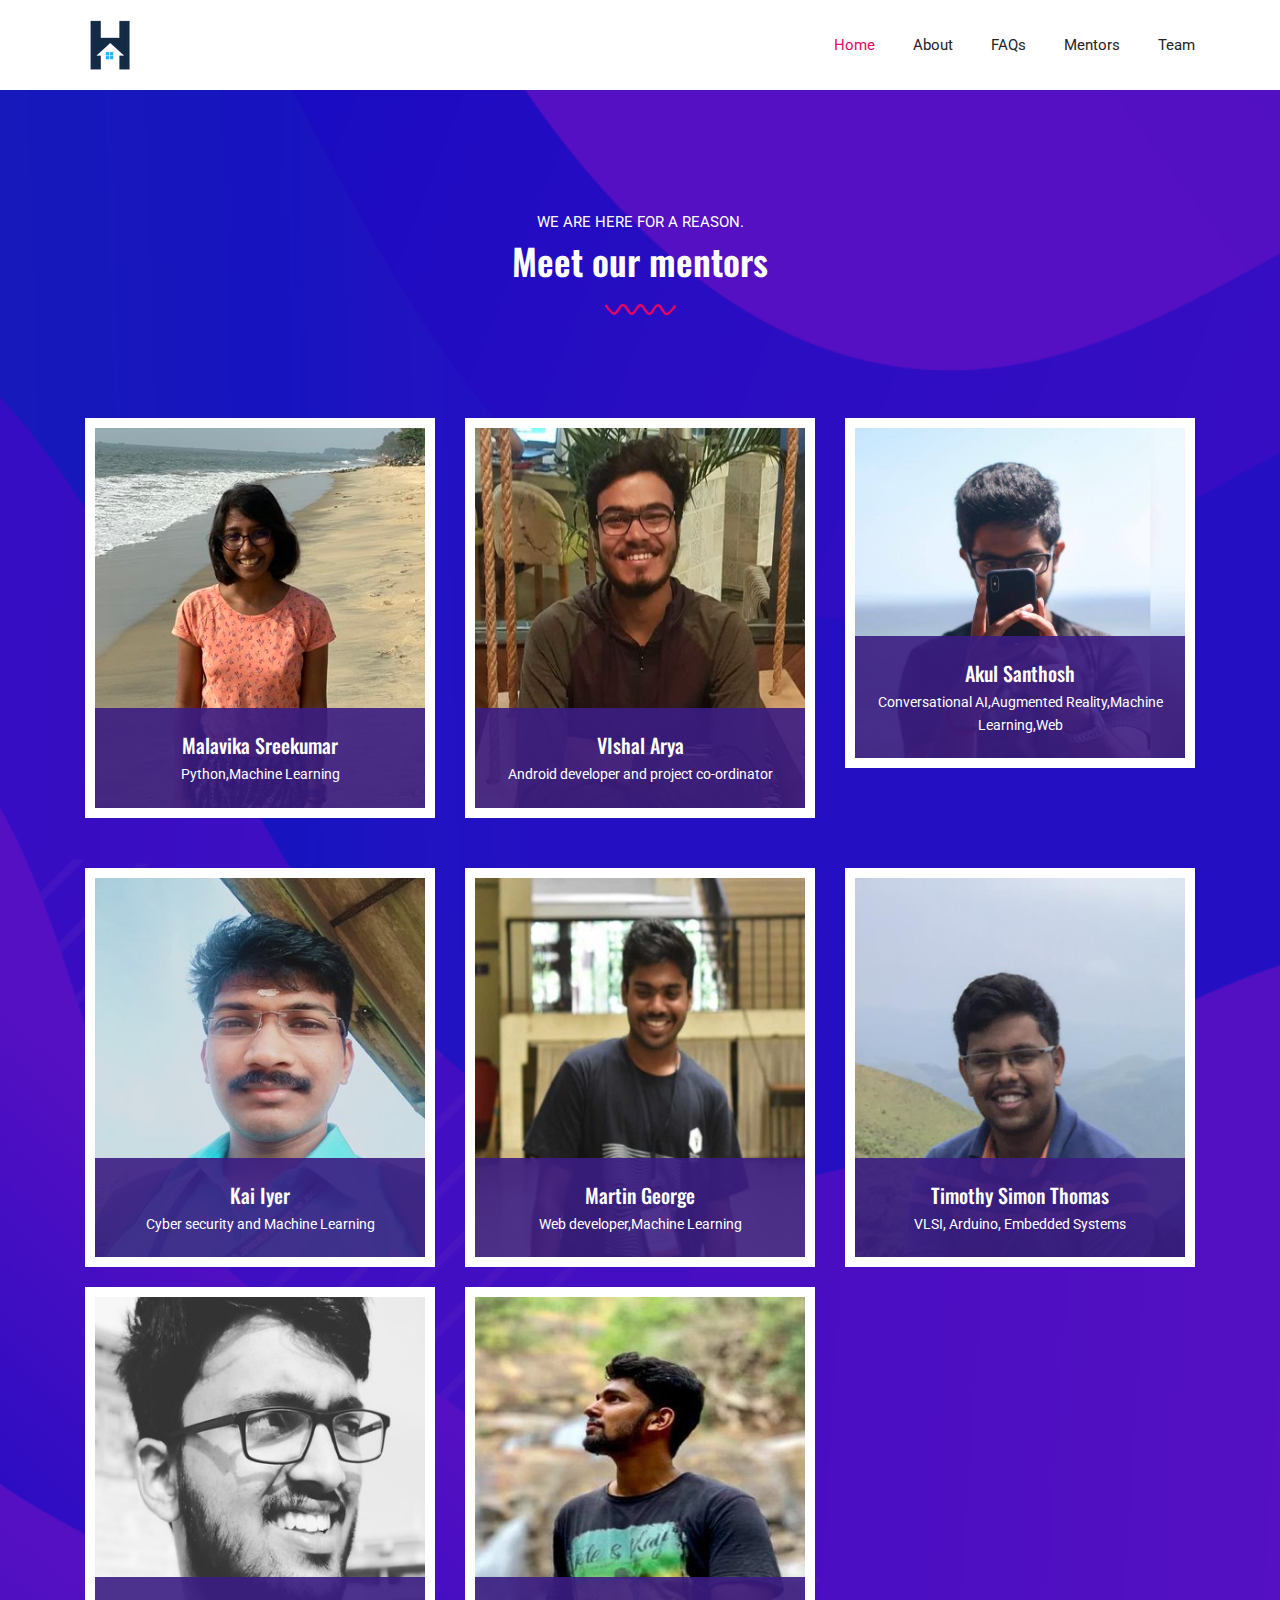
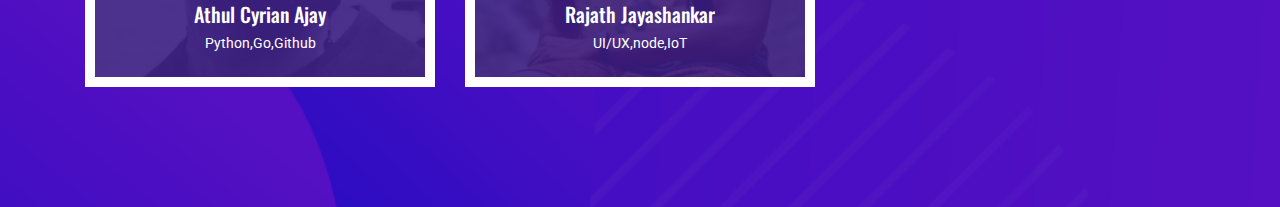
<file: mentor.html>
<!DOCTYPE html>
<html lang="en">
<head>
  <meta charset="UTF-8">
  <meta name="viewport" content="width=device-width, initial-scale=1.0">
  <meta http-equiv="X-UA-Compatible" content="ie=edge">
  <title>HomeHack</title>
  	<link rel="apple-touch-icon" sizes="57x57" href="img/favicon/apple-icon-57x57.png">
<link rel="apple-touch-icon" sizes="60x60" href="img/favicon/apple-icon-60x60.png">
<link rel="apple-touch-icon" sizes="72x72" href="img/favicon/apple-icon-72x72.png">
<link rel="apple-touch-icon" sizes="76x76" href="img/favicon/apple-icon-76x76.png">
<link rel="apple-touch-icon" sizes="114x114" href="img/favicon/apple-icon-114x114.png">
<link rel="apple-touch-icon" sizes="120x120" href="img/favicon/apple-icon-120x120.png">
<link rel="apple-touch-icon" sizes="144x144" href="img/favicon/apple-icon-144x144.png">
<link rel="apple-touch-icon" sizes="152x152" href="img/favicon/apple-icon-152x152.png">
<link rel="apple-touch-icon" sizes="180x180" href="img/favicon/apple-icon-180x180.png">
<link rel="icon" type="image/png" sizes="192x192"  href="img/favicon/android-icon-192x192.png">
<link rel="icon" type="image/png" sizes="32x32" href="img/favicon/favicon-32x32.png">
<link rel="icon" type="image/png" sizes="96x96" href="img/favicon/favicon-96x96.png">
<link rel="icon" type="image/png" sizes="16x16" href="img/favicon/favicon-16x16.png">
<link rel="manifest" href="img/favicon/manifest.json">
<meta name="msapplication-TileColor" content="#ffffff">
<meta name="msapplication-TileImage" content="img/favicon/ms-icon-144x144.png">
<meta name="theme-color" content="#ffffff">
	<link rel="icon" href="img/Fevicon.png" type="image/png">

  <link rel="stylesheet" href="vendors/bootstrap/bootstrap.min.css">
  <link rel="stylesheet" href="vendors/fontawesome/css/all.min.css">
  <link rel="stylesheet" href="vendors/themify-icons/themify-icons.css">
  <link rel="stylesheet" href="vendors/linericon/style.css">
  <link rel="stylesheet" href="vendors/owl-carousel/owl.theme.default.min.css">
  <link rel="stylesheet" href="vendors/owl-carousel/owl.carousel.min.css">
  <link rel="stylesheet" href="css/magnific-popup.css">
  <link rel="stylesheet" href="vendors/flat-icon/font/flaticon.css">

  <link rel="stylesheet" href="css/style.css">
</head>
<body>
  <!--================ Header Menu Area start =================-->
  <header class="header_area">
    <div class="main_menu">
      <nav class="navbar navbar-expand-lg navbar-light">
        <div class="container box_1620">
          <a class="navbar-brand logo_h" href="index.html"><img src="img/home/logo/logo.png" alt=""></a>
          <button class="navbar-toggler" type="button" data-toggle="collapse" data-target="#navbarSupportedContent" aria-controls="navbarSupportedContent" aria-expanded="false" aria-label="Toggle navigation">
            <span class="icon-bar"></span>
            <span class="icon-bar"></span>
            <span class="icon-bar"></span>
          </button>

          <div class="collapse navbar-collapse offset" id="navbarSupportedContent">
            <ul class="nav navbar-nav menu_nav justify-content-end">
              <li class="nav-item active"><a class="nav-link" href="index.html">Home</a></li> 
              <li class="nav-item"><a class="nav-link" href="index.html">About</a></li>
              <li class="nav-item"><a class="nav-link" href="faq.html">FAQs</a></li>
              <li class="nav-item"><a class="nav-link" href="mentor.html">Mentors</a></li> 
              <li class="nav-item"><a class="nav-link" href="team.html">team</a></li>
          </div> 
        </div>
      </nav>
    </div>
  </header>
  <section id="team" class="speaker-bg section-padding">
    <div class="container">
      <div class="section-intro section-intro-white text-center pb-98px">
        <p class="section-intro__title">We are here for a reason.</p>
        <h2 class="primary-text">Meet our mentors</h2>
        <img src="img/home/section-style.png" alt="">
      </div>

      <div class="row">
        <div class="col-lg-4 col-sm-6 mb-4 mb-lg-0">
          <div class="card-speaker">
            <img class="card-img rounded-0" muhzin src="img/home/mentor1.jpg" alt="">
            <div class="speaker-footer">
              <h4>Malavika Sreekumar</h4>
              <p>Python,Machine Learning</p>
            </div>
            <div class="speaker-overlay">
              <ul class="speaker-social">
                <li><a href="https://www.linkedin.com/in/malavika-sreekumar-a919a7145"><i class="fab fa-linkedin-in"></i></a></li>
                <li><a href="mailto:malavika15jan@gmail.com"><i class="ti-envelope"></i></a></li>
              </ul>
            </div>
          </div>
        </div>
        <div class="col-lg-4 col-sm-6 mb-4 mb-lg-0">
          <div class="card-speaker">
            <img class="card-img rounded-0" src="img/home/mentor2.jpg" alt="">
            <div class="speaker-footer">
              <h4>VIshal Arya</h4>
              <p>Android developer and project co-ordinator</p>
            </div>
            <div class="speaker-overlay">
              <ul class="speaker-social">
         
                <li><a href="https://twitter.com/WishArya"><i class="ti-twitter-alt"></i></a></li>
                <li><a href="https://Linkedin.com/in/my-fj"><i class="ti-linkedin"></i></a></li>
                <li><a href="mailto:mail@vishalarya.live"><i class="ti-envelope"></i></a></li>
              </ul>
            </div>
          </div>
        </div>
        <div class="col-lg-4 col-sm-6 mb-4 mb-lg-0">
          <div class="card-speaker">
            <img class="card-img rounded-0" src="img/home/mentor3.JPG" alt="">
            <div class="speaker-footer">
              <h4>Akul Santhosh</h4>
              <p>Conversational AI,Augmented Reality,Machine Learning,Web</p>
            </div>
            <div class="speaker-overlay">
              <ul class="speaker-social">
                <li><a href="https://www.linkedin.com/in/akulsanthosh/"><i class="ti-linkedin"></i></a></li>
                <li><a href="https://github.com/akulsanthosh/"><i class="ti-github"></i></a></li>
                <li><a href="mailto:akul753@gmail.com"><i class="ti-envelope"></i></a></li>
                
              </ul>
            </div>
          </div>
        </div>

        <div class="w-100 mb-50px d-none d-lg-block"></div>

        <div class="col-lg-4 col-sm-6 mb-4 mb-lg-0">
          <div class="card-speaker">
            <img class="card-img rounded-0" src="img/home/mentor4.jpg" alt="">
            <div class="speaker-footer">
              <h4>Kai Iyer</h4>
              <p>Cyber security and Machine Learning</p>
            </div>
            <div class="speaker-overlay">
              <ul class="speaker-social">
               
                <li><a href="https://www.linkedin.com/in/anoop-krishnan47/ "><i class="ti-linkedin"></i></a></li>
                <li><a href="https://github.com/kaiiyer "><i class="ti-github"></i></a></li>
                <li><a href="mailto:kaiiyer47@yahoo.in"><i class="ti-envelope"></i></a></li>
              </ul>
            </div>
          </div>
        </div>
        <div class="col-lg-4 col-sm-6 mb-4 mb-lg-0">
          <div class="card-speaker">
            <img class="card-img rounded-0" src="img/home/mentor5.jpg" alt="">
            <div class="speaker-footer">
              <h4>Martin George</h4>
              <p>Web developer,Machine Learning</p>
            </div>
            <div class="speaker-overlay">
              <ul class="speaker-social">
                <li><a href="https://github.com/Xerenz"><i class="ti-github"></i></a></li>
                <li><a href="https://www.linkedin.com/in/martin-george-83381b157"><i class="ti-linkedin"></i></a></li>
                <li><a href="mailto:martingeo15@gmail.com"><i class="ti-envelope"></i></a></li>
              </ul>
            </div>
          </div>
        </div>
                <div class="col-lg-4 col-sm-6 mb-4 mb-lg-0">
          <div class="card-speaker">
            <img class="card-img rounded-0" src="img/home/timo.png" alt="">
            <div class="speaker-footer">
              <h4>Timothy Simon Thomas</h4>
              <p>VLSI, Arduino, Embedded Systems</p>
            </div>
            <div class="speaker-overlay">
              <ul class="speaker-social">
                <li><a href="https://www.github.com/Timothysthomas4316"><i class="ti-github"></i></a></li>
                <li><a href="https://www.linkedin.com/in/timothysimonthomas"><i class="ti-linkedin"></i></a></li>
                <li><a href="mailto:timothysthomas4316@gmail.com"><i class="ti-envelope"></i></a></li>
              </ul>
            </div>
          </div>
        </div>
        <div style="padding-top:20px" class="col-lg-4 col-sm-6 mb-4 mb-lg-0">
          <div class="card-speaker">
            <img class="card-img rounded-0" src="img/home/atul.jpg" alt="">
            <div class="speaker-footer">
              <h4>Athul Cyrian Ajay</h4>
              <p>Python,Go,Github</p>
            </div>
            <div class="speaker-overlay">
              <ul class="speaker-social">
                <li><a href="https://github.com/athul"><i class="ti-github"></i></a></li>
                <li><a href="https://www.linkedin.com/in/athul-cyriac-ajay"><i class="ti-linkedin"></i></a></li>
                <li><a href="mailto:athul8720@gmail.com"><i class="ti-envelope"></i></a></li>
              </ul>
            </div>
          </div>
        </div>
        <div style="padding-top:20px;" class="col-lg-4 col-sm-6 mb-4 mb-lg-0">
          <div class="card-speaker">
            <img class="card-img rounded-0" src="img/home/raja.jpg" alt="">
            <div class="speaker-footer">
              <h4>Rajath Jayashankar</h4>
              <p>UI/UX,node,IoT</p>
            </div>
            <div class="speaker-overlay">
              <ul class="speaker-social">
                <li><a href="https://in.linkedin.com/in/rajathjayashankar"><i class="ti-linkedin"></i></a></li>
                <li><a href="mailto:Jayashankar.rajath1335@gmail.com"><i class="ti-envelope"></i></a></li>
                <li><a href="https://github.com/RajathJayashankar"><i class="ti-github"></i></a></li>
              </ul>
            </div>
          </div>
          
        </div>
      </div>
    </div>
  </section>
  <!--================ Speaker section End =================-->
  <script src="vendors/jquery/jquery-3.2.1.min.js"></script>
  <script src="vendors/bootstrap/bootstrap.bundle.min.js"></script>
  <script src="vendors/owl-carousel/owl.carousel.min.js"></script>
  <script src="vendors/Magnific-Popup/jquery.magnific-popup.min.js"></script>
  <script src="js/jquery.ajaxchimp.min.js"></script>
  <script src="js/mail-script.js"></script>
  <script src="js/countdown.js"></script>
  <script src="js/jquery.magnific-popup.min.js"></script>	
  <script src="js/main.js"></script>
</body>
</html>
</file>
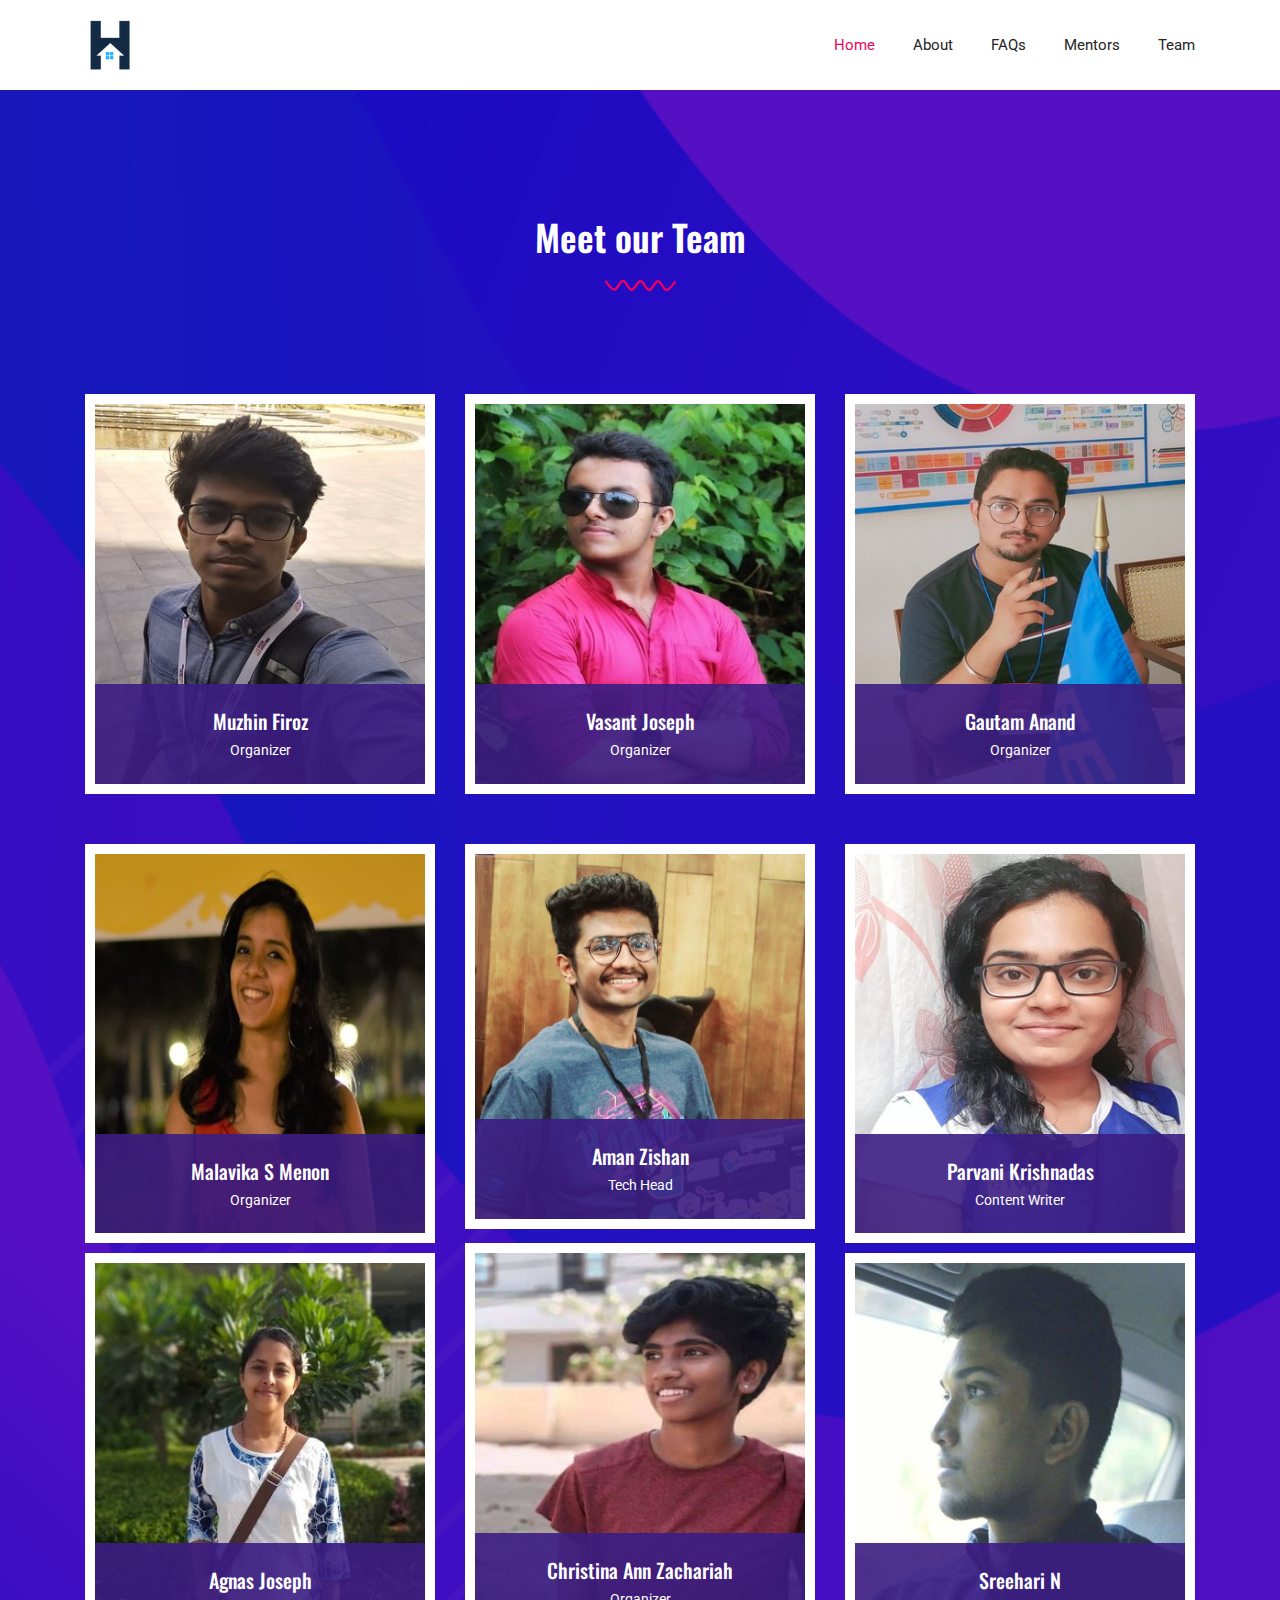
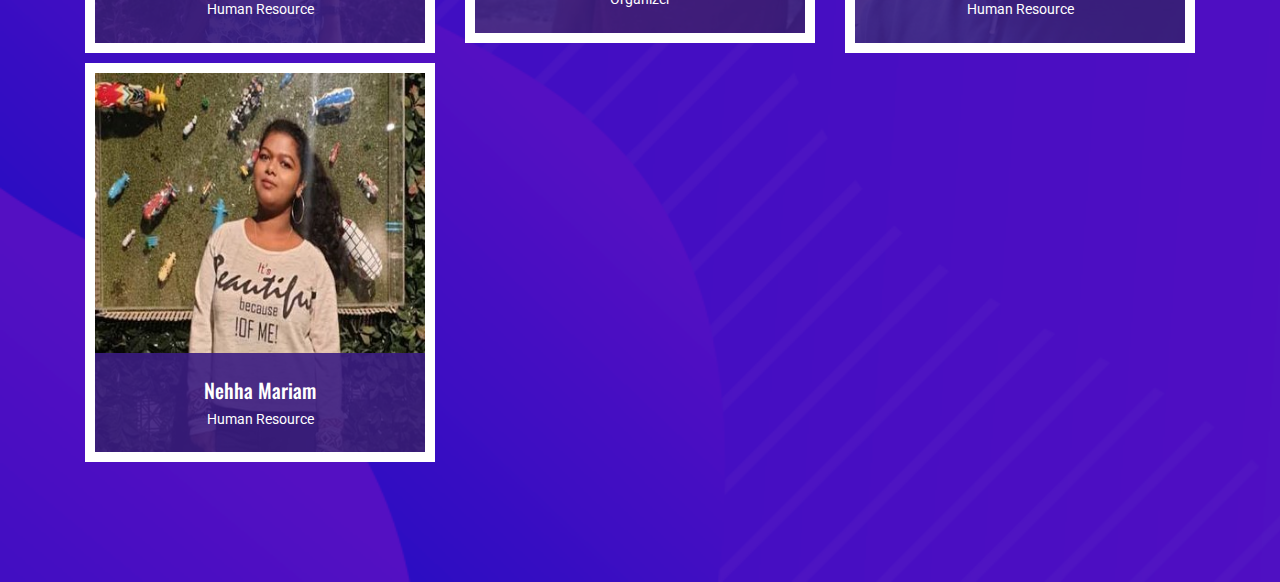
<file: team.html>
<!DOCTYPE html>
<html lang="en">
<head>
  <meta charset="UTF-8">
  <meta name="viewport" content="width=device-width, initial-scale=1.0">
  <meta http-equiv="X-UA-Compatible" content="ie=edge">
  <title>HomeHack</title>
  	<link rel="apple-touch-icon" sizes="57x57" href="img/favicon/apple-icon-57x57.png">
<link rel="apple-touch-icon" sizes="60x60" href="img/favicon/apple-icon-60x60.png">
<link rel="apple-touch-icon" sizes="72x72" href="img/favicon/apple-icon-72x72.png">
<link rel="apple-touch-icon" sizes="76x76" href="img/favicon/apple-icon-76x76.png">
<link rel="apple-touch-icon" sizes="114x114" href="img/favicon/apple-icon-114x114.png">
<link rel="apple-touch-icon" sizes="120x120" href="img/favicon/apple-icon-120x120.png">
<link rel="apple-touch-icon" sizes="144x144" href="img/favicon/apple-icon-144x144.png">
<link rel="apple-touch-icon" sizes="152x152" href="img/favicon/apple-icon-152x152.png">
<link rel="apple-touch-icon" sizes="180x180" href="img/favicon/apple-icon-180x180.png">
<link rel="icon" type="image/png" sizes="192x192"  href="img/favicon/android-icon-192x192.png">
<link rel="icon" type="image/png" sizes="32x32" href="img/favicon/favicon-32x32.png">
<link rel="icon" type="image/png" sizes="96x96" href="img/favicon/favicon-96x96.png">
<link rel="icon" type="image/png" sizes="16x16" href="img/favicon/favicon-16x16.png">
<link rel="manifest" href="img/favicon/manifest.json">
<meta name="msapplication-TileColor" content="#ffffff">
<meta name="msapplication-TileImage" content="img/favicon/ms-icon-144x144.png">
<meta name="theme-color" content="#ffffff">
	<link rel="icon" href="img/Fevicon.png" type="image/png">

  <link rel="stylesheet" href="vendors/bootstrap/bootstrap.min.css">
  <link rel="stylesheet" href="vendors/fontawesome/css/all.min.css">
  <link rel="stylesheet" href="vendors/themify-icons/themify-icons.css">
  <link rel="stylesheet" href="vendors/linericon/style.css">
  <link rel="stylesheet" href="vendors/owl-carousel/owl.theme.default.min.css">
  <link rel="stylesheet" href="vendors/owl-carousel/owl.carousel.min.css">
  <link rel="stylesheet" href="css/magnific-popup.css">
  <link rel="stylesheet" href="vendors/flat-icon/font/flaticon.css">

  <link rel="stylesheet" href="css/style.css">
</head>
<body>
  <!--================ Header Menu Area start =================-->
  <header class="header_area">
    <div class="main_menu">
      <nav class="navbar navbar-expand-lg navbar-light">
        <div class="container box_1620">
          <a class="navbar-brand logo_h" href="index.html"><img src="img/home/logo/logo.png" alt=""></a>
          <button class="navbar-toggler" type="button" data-toggle="collapse" data-target="#navbarSupportedContent" aria-controls="navbarSupportedContent" aria-expanded="false" aria-label="Toggle navigation">
            <span class="icon-bar"></span>
            <span class="icon-bar"></span>
            <span class="icon-bar"></span>
          </button>

          <div class="collapse navbar-collapse offset" id="navbarSupportedContent">
            <ul class="nav navbar-nav menu_nav justify-content-end">
              <li class="nav-item active"><a class="nav-link" href="index.html">Home</a></li> 
              <li class="nav-item"><a class="nav-link" href="index.html">About</a></li>
              <li class="nav-item"><a class="nav-link" href="faq.html">FAQs</a></li>
              <li class="nav-item"><a class="nav-link" href="mentor.html">Mentors</a></li> 
              <li class="nav-item"><a class="nav-link" href="team.html">team</a></li>
          </div> 
        </div>
      </nav>
    </div>
  </header>
  <section id="team" class="speaker-bg section-padding">
    <div class="container">
      <div class="section-intro section-intro-white text-center pb-98px">
     
        <h2 class="primary-text">Meet our Team</h2>
        <img src="img/home/section-style.png" alt="">
      </div>

      <div class="row">
        <div class="col-lg-4 col-sm-6 mb-4 mb-lg-0">
          <div class="card-speaker">
            <img class="card-img rounded-0" muhzin src="img/home/muzhim.jpg" alt="">
            <div class="speaker-footer">
              <h4>Muzhin Firoz</h4>
              <p>Organizer</p>
            </div>
            <div class="speaker-overlay">
              <ul class="speaker-social">
                <li><a href="https://www.linkedin.com/in/muzhin-firoz-a-m-8bbaa2149/"><i class="fab fa-linkedin-in"></i></a></li>
                <li><a href="mailto:firozalikkal@gmail.com"><i class="ti-envelope"></i></a></li>
              </ul>
            </div>
          </div>
        </div>
                <div class="col-lg-4 col-sm-6 mb-4 mb-lg-0">
          <div class="card-speaker">
            <img class="card-img rounded-0" src="img/home/Vasu.jpg" alt="">
            <div class="speaker-footer">
              <h4>Vasant Joseph</h4>
              <p>Organizer</p>
            </div>
            <div class="speaker-overlay">
              <ul class="speaker-social">
                <li><a href="https://www.linkedin.com/in/vasantjoseph/"><i class="ti-linkedin"></i></a></li>
                <li><a href="mailto:vasantjoseph@live.com"><i class="ti-envelope"></i></a></li>
                
              </ul>
            </div>
          </div>
        </div>
        <div class="col-lg-4 col-sm-6 mb-4 mb-lg-0">
          <div class="card-speaker">
            <img class="card-img rounded-0" src="img/home/gautam.jpg" alt="">
            <div class="speaker-footer">
              <h4>Gautam Anand</h4>
              <p>Organizer</p>
            </div>
            <div class="speaker-overlay">
              <ul class="speaker-social">
         
                <li><a href="https://twitter.com/anand3_14_79"><i class="ti-twitter-alt"></i></a></li>
                <li><a href="mailto:gautamanand30@ieee.org"><i class="ti-envelope"></i></a></li>
              </ul>
            </div>
          </div>
        </div>
        <div class="w-100 mb-50px d-none d-lg-block"></div>
        <div class="col-lg-4 col-sm-6 mb-4 mb-lg-0">
          <div class="card-speaker">
            <img class="card-img rounded-0" src="img/home/malavika.jpg" alt="">
            <div class="speaker-footer">
              <h4>Malavika S Menon</h4>
              <p>Organizer</p>
            </div>
            <div class="speaker-overlay">
              <ul class="speaker-social">
         
                <li><a href="https://www.linkedin.com/in/malavika-s-menon"><i class="ti-linkedin"></i></a></li>
                <li><a href="mailto:malavikasmenon@ieee.org"><i class="ti-envelope"></i></a></li>
              </ul>
            </div>
          </div>
        </div>


        

        <div class="col-lg-4 col-sm-6 mb-4 mb-lg-0">
          <div class="card-speaker">
            <img class="card-img rounded-0" src="img/home/team1.jpg" alt="">
            <div class="speaker-footer">
              <h4>Aman Zishan</h4>
              <p>Tech Head</p>
            </div>
            <div class="speaker-overlay">
              <ul class="speaker-social">
               
               
                <li><a href="https://github.com/aman-zishan "><i class="ti-github"></i></a></li>
                <li><a href="mailto:amanzishan.az@gmail.com"><i class="ti-envelope"></i></a></li>
              </ul>
            </div>
          </div>
        </div>
        <div class="col-lg-4 col-sm-6 mb-4 mb-lg-0">
          <div class="card-speaker">
            <img class="card-img rounded-0" src="img/home/paroo.jpg" alt="">
            <div class="speaker-footer">
              <h4>Parvani Krishnadas</h4>
              <p>Content Writer</p>
            </div>
            <div class="speaker-overlay">
              <ul class="speaker-social">
                <li><a href="https://www.linkedin.com/in/parvani-krishnadas-816244194"><i class="ti-linkedin"></i></a></li>
                <li><a href="mailto:parvani.k@gmail.com"><i class="ti-envelope"></i></a></li>
              </ul>
            </div>
          </div>
        </div>
        <div style="padding-top:10px;" class="col-lg-4 col-sm-6 mb-4 mb-lg-0">
          <div class="card-speaker">
            <img class="card-img rounded-0" src="img/home/agnas.jpg" alt="">
            <div class="speaker-footer">
              <h4>Agnas Joseph</h4>
              <p>Human Resource</p>
            </div>
            <div class="speaker-overlay">
              <ul class="speaker-social">
                <li><a href="#"><i class="ti-facebook"></i></a></li>
                <li><a href="https://www.linkedin.com/in/agnas-joseph-59b169190"><i class="ti-linkedin"></i></a></li>
                <li><a href="mailto:agnasjosephk@gmail.com"><i class="ti-envelope"></i></a></li>
              </ul>
            </div>
          </div>
        </div>
                <div class="col-lg-4 col-sm-6 mb-4 mb-lg-0">
          <div class="card-speaker">
            <img class="card-img rounded-0" src="img/home/christina.jpg" alt="">
            <div class="speaker-footer">
              <h4>Christina Ann Zachariah</h4>
              <p>Organizer</p>
            </div>
            <div class="speaker-overlay">
              <ul class="speaker-social">
                <li><a href="https://www.linkedin.com/in/christina-zachariah-358340188"><i class="ti-linkedin"></i></a></li>
                <li><a href="mailto:christinamec@ieee.org"><i class="ti-envelope"></i></a></li>
              </ul>
            </div>
          </div>
        </div>
                <div style="padding-top:10px;" class="col-lg-4 col-sm-6 mb-4 mb-lg-0">
          <div class="card-speaker">
            <img class="card-img rounded-0" src="img/home/sreehari.jpg" alt="">
            <div class="speaker-footer">
              <h4>Sreehari N</h4>
              <p>Human Resource</p>
            </div>
            <div class="speaker-overlay">
              <ul class="speaker-social">
                <li><a href="https://www.linkedin.com/in/sreehari-n-b1b536168"><i class="ti-linkedin"></i></a></li>
                <li><a href="mailto:sree1001hari@gmail.com"><i class="ti-envelope"></i></a></li>
              </ul>
            </div>
          </div>
        </div>
                <div style="padding-top:10px;" class="col-lg-4 col-sm-6 mb-4 mb-lg-0">
          <div class="card-speaker">
            <img class="card-img rounded-0" src="img/home/nehha.jpg" alt="">
            <div class="speaker-footer">
              <h4>Nehha Mariam</h4>
              <p>Human Resource</p>
            </div>
            <div class="speaker-overlay">
              <ul class="speaker-social">
                <li><a href="https://www.facebook.com/profile.php?id=100015382548079"><i class="ti-facebook"></i></a></li>
                <li><a href="mailto:rknmariam@gmail.com"><i class="ti-envelope"></i></a></li>
              </ul>
            </div>
          </div>
        </div>

      </div>
    </div>
  </section>
  <!--================ Speaker section End =================-->
  <script src="vendors/jquery/jquery-3.2.1.min.js"></script>
  <script src="vendors/bootstrap/bootstrap.bundle.min.js"></script>
  <script src="vendors/owl-carousel/owl.carousel.min.js"></script>
  <script src="vendors/Magnific-Popup/jquery.magnific-popup.min.js"></script>
  <script src="js/jquery.ajaxchimp.min.js"></script>
  <script src="js/mail-script.js"></script>
  <script src="js/countdown.js"></script>
  <script src="js/jquery.magnific-popup.min.js"></script>	
  <script src="js/main.js"></script>
</body>
</html>
</file>
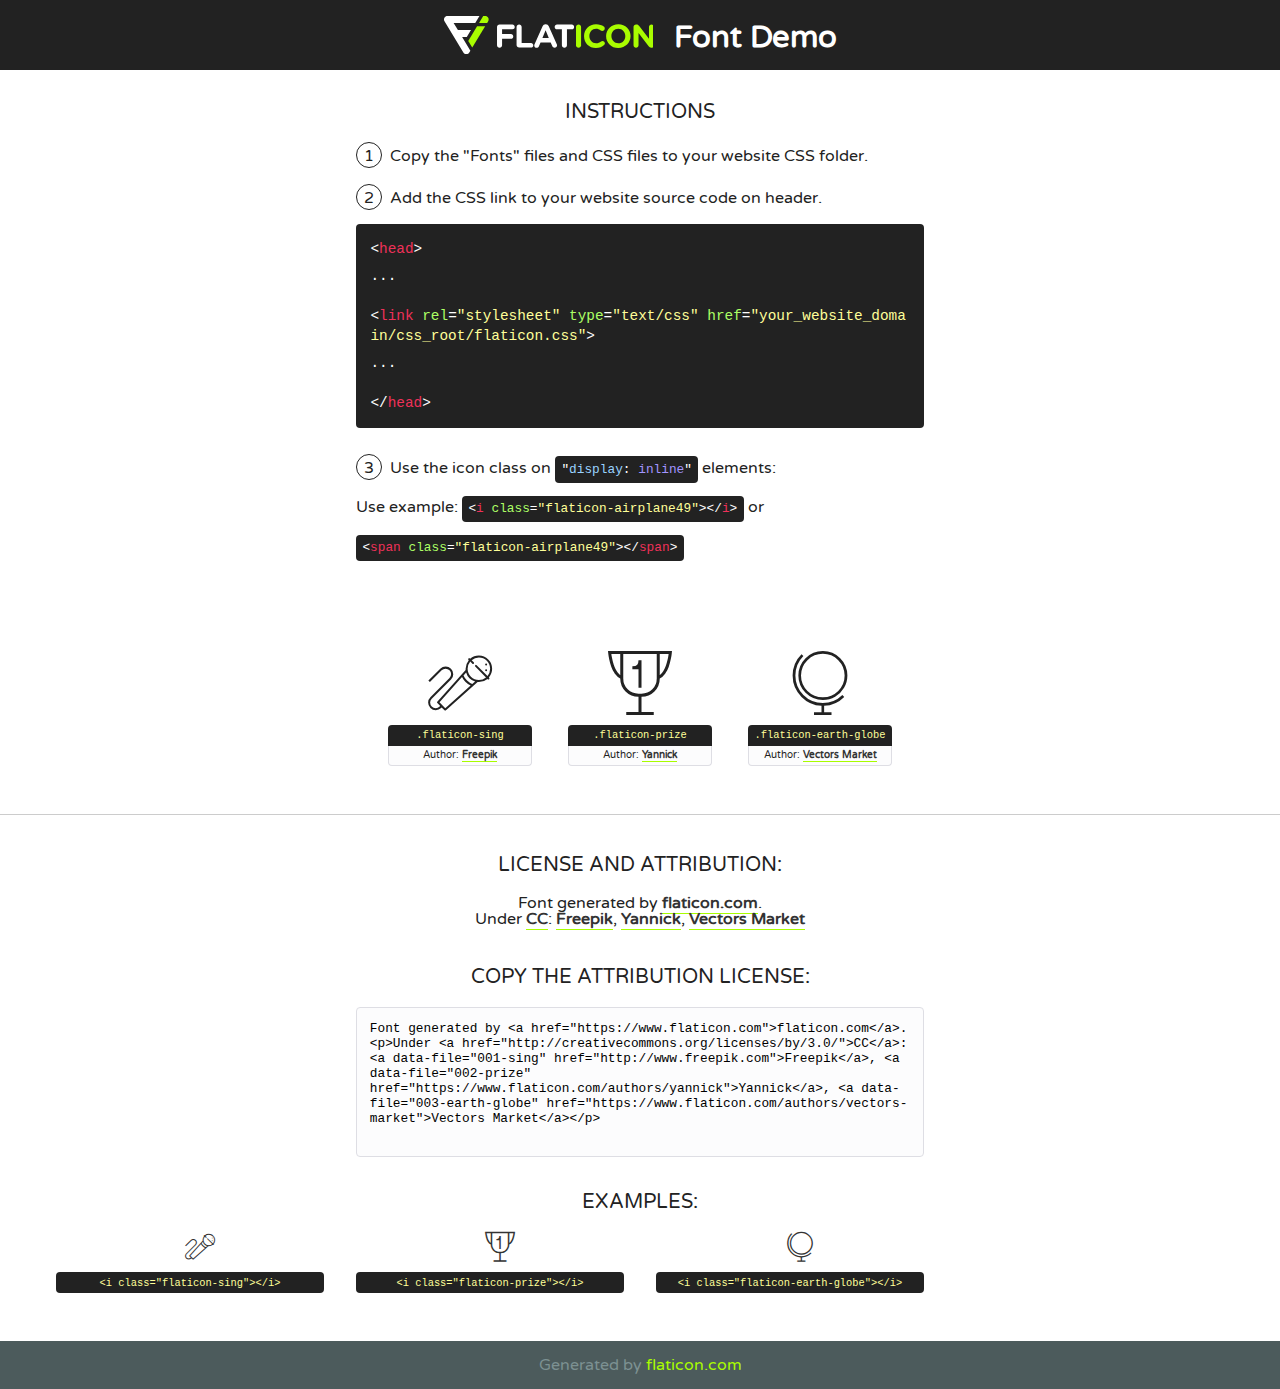
<file: vendors/flat-icon/font/flaticon.html>
<!DOCTYPE html>
<!--
  Flaticon icon font: Flaticon
  Creation date: 20/02/2019 11:43
-->
<html>
<!DOCTYPE html>
<html>

<head>
    <title>Flaticon WebFont</title>
    <link href="http://fonts.googleapis.com/css?family=Varela+Round" rel="stylesheet" type="text/css" />
    <link rel="stylesheet" type="text/css" href="flaticon.css">
    <meta charset="UTF-8">
    <style>
    html, body, div, span, applet, object, iframe,
    h1, h2, h3, h4, h5, h6, p, blockquote, pre,
    a, abbr, acronym, address, big, cite, code,
    del, dfn, em, img, ins, kbd, q, s, samp,
    small, strike, strong, sub, sup, tt, var,
    b, u, i, center,
    dl, dt, dd, ol, ul, li,
    fieldset, form, label, legend,
    table, caption, tbody, tfoot, thead, tr, th, td,
    article, aside, canvas, details, embed, 
    figure, figcaption, footer, header, hgroup, 
    menu, nav, output, ruby, section, summary,
    time, mark, audio, video {
        margin: 0;
        padding: 0;
        border: 0;
        font-size: 100%;
        font: inherit;
        vertical-align: baseline;
    }
    /* HTML5 display-role reset for older browsers */
    article, aside, details, figcaption, figure, 
    footer, header, hgroup, menu, nav, section {
        display: block;
    }
    body {
        line-height: 1;
    }
    ol, ul {
        list-style: none;
    }
    blockquote, q {
        quotes: none;
    }
    blockquote:before, blockquote:after,
    q:before, q:after {
        content: '';
        content: none;
    }
    table {
        border-collapse: collapse;
        border-spacing: 0;
    }
    body {
        font-family: 'Varela Round', Helvetica, Arial, sans-serif;
        font-size: 16px;
        color: #222;
    }
    a {
        color: #333;
        border-bottom: 1px solid #a9fd00;
        font-weight: bold;
        text-decoration: none;
    }
    * {
        -moz-box-sizing: border-box;
        -webkit-box-sizing: border-box;
        box-sizing: border-box;
        margin: 0;
        padding: 0;
    }
    [class^="flaticon-"]:before, [class*=" flaticon-"]:before, [class^="flaticon-"]:after, [class*=" flaticon-"]:after {
        font-family: Flaticon;
        font-size: 30px;
        font-style: normal;
        margin-left: 20px;
        color: #333;
    }
    .wrapper {
        max-width: 600px;
        margin: auto;
        padding: 0 1em;
    }
    .title {
        font-size: 1.25em;
        text-align: center;
        margin-bottom: 1em;
        text-transform: uppercase;
    }
    header {
        text-align: center;
        background-color: #222;
        color: #fff;
        padding: 1em;
    }
    header .logo {
        width: 210px;
        height: 38px;
        display: inline-block;
        vertical-align: middle;
        margin-right: 1em;
        border: none;
    }
    header strong {
        font-size: 1.95em;
        font-weight: bold;
        vertical-align: middle;
        margin-top: 5px;
        display: inline-block;
    }
    .demo {
        margin: 2em auto;
        line-height: 1.25em;
    }
    .demo ul li {
        margin-bottom: 1em;
    }
    .demo ul li .num {
        color: #222;
        border-radius: 20px;
        display: inline-block;
        width: 26px;
        padding: 3px;
        height: 26px;
        text-align: center;
        margin-right: 0.5em;
        border: 1px solid #222;
    }
    .demo ul li code {
        background-color: #222;
        border-radius: 4px;
        padding: 0.25em 0.5em;
        display: inline-block;
        color: #fff;
        font-family: Consolas,Monaco,Lucida Console,Liberation Mono,DejaVu Sans Mono,Bitstream Vera Sans Mono,Courier New, monospace;
        font-weight: lighter;
        margin-top: 1em;
        font-size: 0.8em;
        word-break: break-all;
    }
    .demo ul li code.big {
        padding: 1em;
        font-size: 0.9em;
    }
    .demo ul li code .red {
        color: #EF3159;
    }
    .demo ul li code .green {
        color: #ACFF65;
    }
    .demo ul li code .yellow {
        color: #FFFF99;
    }
    .demo ul li code .blue {
        color: #99D3FF;
    }
    .demo ul li code .purple {
        color: #A295FF;
    }
    .demo ul li code .dots {
        margin-top: 0.5em;
        display: block;
    }
    #glyphs {
        border-bottom: 1px solid #ccc;
        padding: 2em 0;
        text-align: center;
    }
    .glyph {
        display: inline-block;
        width: 9em;
        margin: 1em;
        text-align: center;
        vertical-align: top;
        background: #FFF;
    }
    .glyph .glyph-icon {
        padding: 10px;
        display: block;
        font-family:"Flaticon";
        font-size: 64px;
        line-height: 1;
    }
    .glyph .glyph-icon:before {
        font-size: 64px;
        color: #222;
        margin-left: 0;
    }
    .class-name {
        font-size: 0.65em;
        background-color: #222;
        color: #fff;
        border-radius: 4px 4px 0 0;
        padding: 0.5em;
        color: #FFFF99;
        font-family: Consolas,Monaco,Lucida Console,Liberation Mono,DejaVu Sans Mono,Bitstream Vera Sans Mono,Courier New, monospace;
    }
    .author-name {
        font-size: 0.6em;
        background-color: #fcfcfd;
        border: 1px solid #DEDEE4;
        border-top: 0;
        border-radius: 0 0 4px 4px;
        padding: 0.5em;
    }
    .class-name:last-child {
        font-size: 10px;
        color:#888;
    }
    .class-name:last-child a {
        font-size: 10px;
        color:#555;
    }
    .class-name:last-child a:hover {
        color:#a9fd00;
    }
    .glyph > input {
        display: block;
        width: 100px;
        margin: 5px auto;
        text-align: center;
        font-size: 12px;
        cursor: text;
    }
    .glyph > input.icon-input {
        font-family:"Flaticon";
        font-size: 16px;
        margin-bottom: 10px;
    }
    .attribution .title {
        margin-top: 2em;
    }
    .attribution textarea {
        background-color: #fcfcfd;
        padding: 1em;
        border: none;
        box-shadow: none;
        border: 1px solid #DEDEE4;
        border-radius: 4px;
        resize: none;
        width: 100%;
        height: 150px;
        font-size: 0.8em;
        font-family: Consolas,Monaco,Lucida Console,Liberation Mono,DejaVu Sans Mono,Bitstream Vera Sans Mono,Courier New, monospace;
        -webkit-appearance: none;
    }
    .iconsuse {
        margin: 2em auto;
        text-align: center;
        max-width: 1200px;
    }
    .iconsuse:after {
        content: '';
        display: table;
        clear: both;
    }
    .iconsuse .image {
        float: left;
        width: 25%;
        padding: 0 1em;
    }
    .iconsuse .image p {
        margin-bottom: 1em;
    }
    .iconsuse .image span {
        display: block;
        font-size: 0.65em;
        background-color: #222;
        color: #fff;
        border-radius: 4px;
        padding: 0.5em;
        color: #FFFF99;
        margin-top: 1em;
        font-family: Consolas,Monaco,Lucida Console,Liberation Mono,DejaVu Sans Mono,Bitstream Vera Sans Mono,Courier New, monospace;
    }
    #footer {
        text-align: center;
        background-color: #4C5B5C;
        color: #7c9192;
        padding: 1em;
    }
    #footer a {
        border: none;
        color: #a9fd00;
        font-weight: normal;
    }
    @media (max-width: 960px) {
        .iconsuse .image {
            width: 50%;
        }
    }
    @media (max-width: 560px) {
        .iconsuse .image {
            width: 100%;
        }
    }
    </style>
</head>

<body class="characters-off">

    <header>
        <a href="https://www.flaticon.com" target="_blank" class="logo">
            <svg version="1.1" xmlns="http://www.w3.org/2000/svg" xmlns:xlink="http://www.w3.org/1999/xlink" xmlns:a="http://ns.adobe.com/AdobeSVGViewerExtensions/3.0/" viewBox="0 0 560.875 102.036" enable-background="new 0 0 560.875 102.036" xml:space="preserve">
                <defs>
                </defs>
                <g>
                    <g class="letters">
                        <path fill="#ffffff" d="M141.596,29.675c0-3.777,2.985-6.767,6.764-6.767h34.438c3.426,0,6.15,2.728,6.15,6.15
                        c0,3.43-2.724,6.149-6.15,6.149h-27.674v13.091h23.719c3.429,0,6.151,2.724,6.151,6.15c0,3.43-2.723,6.149-6.151,6.149h-23.719
                        v17.574c0,3.773-2.986,6.761-6.764,6.761c-3.779,0-6.764-2.989-6.764-6.761V29.675z"></path>
                        <path fill="#ffffff" d="M193.844,29.149c0-3.781,2.985-6.767,6.764-6.767c3.776,0,6.763,2.985,6.763,6.767v42.957h25.039
                        c3.426,0,6.149,2.726,6.149,6.153c0,3.425-2.723,6.15-6.149,6.15h-31.802c-3.779,0-6.764-2.986-6.764-6.768V29.149z"></path>
                        <path fill="#ffffff" d="M241.891,75.71l21.438-48.407c1.492-3.341,4.215-5.357,7.906-5.357h0.792
                        c3.686,0,6.323,2.017,7.815,5.357l21.439,48.407c0.436,0.967,0.701,1.845,0.701,2.723c0,3.602-2.809,6.501-6.414,6.501
                        c-3.161,0-5.269-1.845-6.499-4.655l-4.132-9.661h-27.059l-4.301,10.102c-1.144,2.631-3.426,4.214-6.237,4.214
                        c-3.517,0-6.24-2.81-6.24-6.325C241.1,77.64,241.451,76.677,241.891,75.71z M279.932,58.666l-8.521-20.297l-8.526,20.297H279.932
                        z"></path>
                        <path fill="#ffffff" d="M314.864,35.387H301.86c-3.429,0-6.239-2.813-6.239-6.238c0-3.429,2.811-6.24,6.239-6.24h39.533
                        c3.426,0,6.237,2.811,6.237,6.24c0,3.425-2.811,6.238-6.237,6.238h-13.001v42.785c0,3.773-2.99,6.761-6.764,6.761
                        c-3.779,0-6.764-2.989-6.764-6.761V35.387z"></path>
                        <path fill="#A9FD00" d="M352.615,29.149c0-3.781,2.985-6.767,6.767-6.767c3.774,0,6.761,2.985,6.761,6.767v49.024
                        c0,3.773-2.987,6.761-6.761,6.761c-3.781,0-6.767-2.989-6.767-6.761V29.149z"></path>
                        <path fill="#A9FD00" d="M374.132,53.836v-0.179c0-17.481,13.178-31.801,32.065-31.801c9.22,0,15.459,2.458,20.557,6.238
                        c1.402,1.054,2.637,2.985,2.637,5.357c0,3.692-2.985,6.59-6.681,6.59c-1.845,0-3.071-0.702-4.044-1.319
                        c-3.776-2.813-7.729-4.393-12.562-4.393c-10.364,0-17.831,8.611-17.831,19.154v0.173c0,10.542,7.291,19.329,17.831,19.329
                        c5.715,0,9.492-1.756,13.359-4.834c1.049-0.874,2.458-1.491,4.039-1.491c3.429,0,6.325,2.813,6.325,6.236
                        c0,2.106-1.056,3.78-2.282,4.834c-5.539,4.834-12.036,7.733-21.878,7.733C387.572,85.464,374.132,71.493,374.132,53.836z"></path>
                        <path fill="#A9FD00" d="M433.009,53.836v-0.179c0-17.481,13.79-31.801,32.766-31.801c18.981,0,32.592,14.143,32.592,31.628v0.173
                        c0,17.483-13.785,31.807-32.769,31.807C446.625,85.464,433.009,71.32,433.009,53.836z M484.224,53.836v-0.179
                        c0-10.539-7.725-19.326-18.626-19.326c-10.893,0-18.449,8.611-18.449,19.154v0.173c0,10.542,7.73,19.329,18.626,19.329
                        C476.676,72.986,484.224,64.378,484.224,53.836z"></path>
                        <path fill="#A9FD00" d="M506.233,29.321c0-3.774,2.99-6.763,6.767-6.763h1.401c3.252,0,5.183,1.583,7.029,3.953l26.093,34.265
                        V29.059c0-3.692,2.99-6.677,6.681-6.677c3.683,0,6.671,2.985,6.671,6.677v48.934c0,3.78-2.987,6.765-6.764,6.765h-0.436
                        c-3.257,0-5.188-1.581-7.034-3.953l-27.056-35.492v32.944c0,3.687-2.985,6.676-6.678,6.676c-3.683,0-6.673-2.989-6.673-6.676
                        V29.321z"></path>
                    </g>
                    <g class="insignia">
                        <path fill="#ffffff" d="M48.372,56.137h12.517l11.156-18.537H37.186L25.688,18.539h57.825L94.668,0H9.271
                        C5.925,0,2.842,1.801,1.198,4.716c-1.644,2.907-1.593,6.482,0.134,9.343l50.38,83.501c1.678,2.781,4.689,4.476,7.938,4.476
                        c3.246,0,6.257-1.695,7.935-4.476l2.898-4.804L48.372,56.137z"></path>
                        <g class="i">
                            <path fill="#A9FD00" d="M93.575,18.539h0.031v0.004l21.652,0.004l2.705-4.488c1.727-2.861,1.778-6.436,0.133-9.343
                            C116.454,1.801,113.371,0,110.026,0h-5.294L93.575,18.539z"></path>
                            <polygon fill="#A9FD00" points="88.291,27.356 64.725,66.486 75.519,84.404 109.942,27.356"></polygon>
                        </g>
                    </g>
                </g>
            </svg>
        </a>
        <strong>Font Demo</strong>
    </header>


    <section class="demo wrapper">

        <p class="title">Instructions</p>

        <ul>
            <li>
                <span class="num">1</span>Copy the "Fonts" files and CSS files to your website CSS folder.
            </li>
            <li>
                <span class="num">2</span>Add the CSS link to your website source code on header.
                <code class="big">
                    &lt;<span class="red">head</span>&gt;
                    <br/><span class="dots">...</span>
                    <br/>&lt;<span class="red">link</span> <span class="green">rel</span>=<span class="yellow">"stylesheet"</span> <span class="green">type</span>=<span class="yellow">"text/css"</span> <span class="green">href</span>=<span class="yellow">"your_website_domain/css_root/flaticon.css"</span>&gt;
                    <br/><span class="dots">...</span>
                    <br/>&lt;/<span class="red">head</span>&gt;
                </code>
            </li>

            <li>
                <p>
                    <span class="num">3</span>Use the icon class on <code>"<span class="blue">display</span>:<span class="purple"> inline</span>"</code> elements:
                    <br />
                    Use example: <code>&lt;<span class="red">i</span> <span class="green">class</span>=<span class="yellow">&quot;flaticon-airplane49&quot;</span>&gt;&lt;/<span class="red">i</span>&gt;</code> or <code>&lt;<span class="red">span</span> <span class="green">class</span>=<span class="yellow">&quot;flaticon-airplane49&quot;</span>&gt;&lt;/<span class="red">span</span>&gt;</code>
            </li>
        </ul>

    </section>




   <section id="glyphs">          
    
      
        <div class="glyph"><div class="glyph-icon flaticon-sing"></div>
            <div class="class-name">.flaticon-sing</div>
            <div class="author-name">Author: <a data-file="001-sing" href="http://www.freepik.com">Freepik</a> </div> 
        </div>        
        
        <div class="glyph"><div class="glyph-icon flaticon-prize"></div>
            <div class="class-name">.flaticon-prize</div>
            <div class="author-name">Author: <a data-file="002-prize" href="https://www.flaticon.com/authors/yannick">Yannick</a> </div> 
        </div>        
        
        <div class="glyph"><div class="glyph-icon flaticon-earth-globe"></div>
            <div class="class-name">.flaticon-earth-globe</div>
            <div class="author-name">Author: <a data-file="003-earth-globe" href="https://www.flaticon.com/authors/vectors-market">Vectors Market</a> </div> 
        </div>        
        

    </section>



    <section class="attribution wrapper"   style="text-align:center;">

      <div class="title">License and attribution:</div><div class="attrDiv">Font generated by <a href="https://www.flaticon.com">flaticon.com</a>. <div><p>Under <a href="http://creativecommons.org/licenses/by/3.0/">CC</a>: <a data-file="001-sing" href="http://www.freepik.com">Freepik</a>, <a data-file="002-prize" href="https://www.flaticon.com/authors/yannick">Yannick</a>, <a data-file="003-earth-globe" href="https://www.flaticon.com/authors/vectors-market">Vectors Market</a></p>  </div>
      </div>
      <div class="title">Copy the Attribution License:</div>

    <textarea onclick="this.focus();this.select();">Font generated by &lt;a href=&quot;https://www.flaticon.com&quot;&gt;flaticon.com&lt;/a&gt;. <p>Under <a href="http://creativecommons.org/licenses/by/3.0/">CC</a>: <a data-file="001-sing" href="http://www.freepik.com">Freepik</a>, <a data-file="002-prize" href="https://www.flaticon.com/authors/yannick">Yannick</a>, <a data-file="003-earth-globe" href="https://www.flaticon.com/authors/vectors-market">Vectors Market</a></p>  
     </textarea>

    </section>

    <section class="iconsuse">

          <div class="title">Examples:</div>            
             
            <div class="image">
                <p>
                    <i class="glyph-icon flaticon-sing"></i> 
                    <span>&lt;i class=&quot;flaticon-sing&quot;&gt;&lt;/i&gt;</span>
                </p>
            </div>
            
            <div class="image">
                <p>
                    <i class="glyph-icon flaticon-prize"></i> 
                    <span>&lt;i class=&quot;flaticon-prize&quot;&gt;&lt;/i&gt;</span>
                </p>
            </div>
            
            <div class="image">
                <p>
                    <i class="glyph-icon flaticon-earth-globe"></i> 
                    <span>&lt;i class=&quot;flaticon-earth-globe&quot;&gt;&lt;/i&gt;</span>
                </p>
            </div>
                       
        </div>
                            
    </section>

<div id="footer">
    <div>Generated by <a href="https://www.flaticon.com">flaticon.com</a>
    </div>
</div>



</body>
</html>
</file>
<file: vendors/themify-icons/themify-icons.css>
@font-face {
	font-family: 'themify';
	src:url('fonts/themify.eot?-fvbane');
	src:url('fonts/themify.eot?#iefix-fvbane') format('embedded-opentype'),
		url('fonts/themify.woff?-fvbane') format('woff'),
		url('fonts/themify.ttf?-fvbane') format('truetype'),
		url('fonts/themify.svg?-fvbane#themify') format('svg');
	font-weight: normal;
	font-style: normal;
}

[class^="ti-"], [class*=" ti-"] {
	font-family: 'themify';
	speak: none;
	font-style: normal;
	font-weight: normal;
	font-variant: normal;
	text-transform: none;
	line-height: 1;

	/* Better Font Rendering =========== */
	-webkit-font-smoothing: antialiased;
	-moz-osx-font-smoothing: grayscale;
}

.ti-wand:before {
	content: "\e600";
}
.ti-volume:before {
	content: "\e601";
}
.ti-user:before {
	content: "\e602";
}
.ti-unlock:before {
	content: "\e603";
}
.ti-unlink:before {
	content: "\e604";
}
.ti-trash:before {
	content: "\e605";
}
.ti-thought:before {
	content: "\e606";
}
.ti-target:before {
	content: "\e607";
}
.ti-tag:before {
	content: "\e608";
}
.ti-tablet:before {
	content: "\e609";
}
.ti-star:before {
	content: "\e60a";
}
.ti-spray:before {
	content: "\e60b";
}
.ti-signal:before {
	content: "\e60c";
}
.ti-shopping-cart:before {
	content: "\e60d";
}
.ti-shopping-cart-full:before {
	content: "\e60e";
}
.ti-settings:before {
	content: "\e60f";
}
.ti-search:before {
	content: "\e610";
}
.ti-zoom-in:before {
	content: "\e611";
}
.ti-zoom-out:before {
	content: "\e612";
}
.ti-cut:before {
	content: "\e613";
}
.ti-ruler:before {
	content: "\e614";
}
.ti-ruler-pencil:before {
	content: "\e615";
}
.ti-ruler-alt:before {
	content: "\e616";
}
.ti-bookmark:before {
	content: "\e617";
}
.ti-bookmark-alt:before {
	content: "\e618";
}
.ti-reload:before {
	content: "\e619";
}
.ti-plus:before {
	content: "\e61a";
}
.ti-pin:before {
	content: "\e61b";
}
.ti-pencil:before {
	content: "\e61c";
}
.ti-pencil-alt:before {
	content: "\e61d";
}
.ti-paint-roller:before {
	content: "\e61e";
}
.ti-paint-bucket:before {
	content: "\e61f";
}
.ti-na:before {
	content: "\e620";
}
.ti-mobile:before {
	content: "\e621";
}
.ti-minus:before {
	content: "\e622";
}
.ti-medall:before {
	content: "\e623";
}
.ti-medall-alt:before {
	content: "\e624";
}
.ti-marker:before {
	content: "\e625";
}
.ti-marker-alt:before {
	content: "\e626";
}
.ti-arrow-up:before {
	content: "\e627";
}
.ti-arrow-right:before {
	content: "\e628";
}
.ti-arrow-left:before {
	content: "\e629";
}
.ti-arrow-down:before {
	content: "\e62a";
}
.ti-lock:before {
	content: "\e62b";
}
.ti-location-arrow:before {
	content: "\e62c";
}
.ti-link:before {
	content: "\e62d";
}
.ti-layout:before {
	content: "\e62e";
}
.ti-layers:before {
	content: "\e62f";
}
.ti-layers-alt:before {
	content: "\e630";
}
.ti-key:before {
	content: "\e631";
}
.ti-import:before {
	content: "\e632";
}
.ti-image:before {
	content: "\e633";
}
.ti-heart:before {
	content: "\e634";
}
.ti-heart-broken:before {
	content: "\e635";
}
.ti-hand-stop:before {
	content: "\e636";
}
.ti-hand-open:before {
	content: "\e637";
}
.ti-hand-drag:before {
	content: "\e638";
}
.ti-folder:before {
	content: "\e639";
}
.ti-flag:before {
	content: "\e63a";
}
.ti-flag-alt:before {
	content: "\e63b";
}
.ti-flag-alt-2:before {
	content: "\e63c";
}
.ti-eye:before {
	content: "\e63d";
}
.ti-export:before {
	content: "\e63e";
}
.ti-exchange-vertical:before {
	content: "\e63f";
}
.ti-desktop:before {
	content: "\e640";
}
.ti-cup:before {
	content: "\e641";
}
.ti-crown:before {
	content: "\e642";
}
.ti-comments:before {
	content: "\e643";
}
.ti-comment:before {
	content: "\e644";
}
.ti-comment-alt:before {
	content: "\e645";
}
.ti-close:before {
	content: "\e646";
}
.ti-clip:before {
	content: "\e647";
}
.ti-angle-up:before {
	content: "\e648";
}
.ti-angle-right:before {
	content: "\e649";
}
.ti-angle-left:before {
	content: "\e64a";
}
.ti-angle-down:before {
	content: "\e64b";
}
.ti-check:before {
	content: "\e64c";
}
.ti-check-box:before {
	content: "\e64d";
}
.ti-camera:before {
	content: "\e64e";
}
.ti-announcement:before {
	content: "\e64f";
}
.ti-brush:before {
	content: "\e650";
}
.ti-briefcase:before {
	content: "\e651";
}
.ti-bolt:before {
	content: "\e652";
}
.ti-bolt-alt:before {
	content: "\e653";
}
.ti-blackboard:before {
	content: "\e654";
}
.ti-bag:before {
	content: "\e655";
}
.ti-move:before {
	content: "\e656";
}
.ti-arrows-vertical:before {
	content: "\e657";
}
.ti-arrows-horizontal:before {
	content: "\e658";
}
.ti-fullscreen:before {
	content: "\e659";
}
.ti-arrow-top-right:before {
	content: "\e65a";
}
.ti-arrow-top-left:before {
	content: "\e65b";
}
.ti-arrow-circle-up:before {
	content: "\e65c";
}
.ti-arrow-circle-right:before {
	content: "\e65d";
}
.ti-arrow-circle-left:before {
	content: "\e65e";
}
.ti-arrow-circle-down:before {
	content: "\e65f";
}
.ti-angle-double-up:before {
	content: "\e660";
}
.ti-angle-double-right:before {
	content: "\e661";
}
.ti-angle-double-left:before {
	content: "\e662";
}
.ti-angle-double-down:before {
	content: "\e663";
}
.ti-zip:before {
	content: "\e664";
}
.ti-world:before {
	content: "\e665";
}
.ti-wheelchair:before {
	content: "\e666";
}
.ti-view-list:before {
	content: "\e667";
}
.ti-view-list-alt:before {
	content: "\e668";
}
.ti-view-grid:before {
	content: "\e669";
}
.ti-uppercase:before {
	content: "\e66a";
}
.ti-upload:before {
	content: "\e66b";
}
.ti-underline:before {
	content: "\e66c";
}
.ti-truck:before {
	content: "\e66d";
}
.ti-timer:before {
	content: "\e66e";
}
.ti-ticket:before {
	content: "\e66f";
}
.ti-thumb-up:before {
	content: "\e670";
}
.ti-thumb-down:before {
	content: "\e671";
}
.ti-text:before {
	content: "\e672";
}
.ti-stats-up:before {
	content: "\e673";
}
.ti-stats-down:before {
	content: "\e674";
}
.ti-split-v:before {
	content: "\e675";
}
.ti-split-h:before {
	content: "\e676";
}
.ti-smallcap:before {
	content: "\e677";
}
.ti-shine:before {
	content: "\e678";
}
.ti-shift-right:before {
	content: "\e679";
}
.ti-shift-left:before {
	content: "\e67a";
}
.ti-shield:before {
	content: "\e67b";
}
.ti-notepad:before {
	content: "\e67c";
}
.ti-server:before {
	content: "\e67d";
}
.ti-quote-right:before {
	content: "\e67e";
}
.ti-quote-left:before {
	content: "\e67f";
}
.ti-pulse:before {
	content: "\e680";
}
.ti-printer:before {
	content: "\e681";
}
.ti-power-off:before {
	content: "\e682";
}
.ti-plug:before {
	content: "\e683";
}
.ti-pie-chart:before {
	content: "\e684";
}
.ti-paragraph:before {
	content: "\e685";
}
.ti-panel:before {
	content: "\e686";
}
.ti-package:before {
	content: "\e687";
}
.ti-music:before {
	content: "\e688";
}
.ti-music-alt:before {
	content: "\e689";
}
.ti-mouse:before {
	content: "\e68a";
}
.ti-mouse-alt:before {
	content: "\e68b";
}
.ti-money:before {
	content: "\e68c";
}
.ti-microphone:before {
	content: "\e68d";
}
.ti-menu:before {
	content: "\e68e";
}
.ti-menu-alt:before {
	content: "\e68f";
}
.ti-map:before {
	content: "\e690";
}
.ti-map-alt:before {
	content: "\e691";
}
.ti-loop:before {
	content: "\e692";
}
.ti-location-pin:before {
	content: "\e693";
}
.ti-list:before {
	content: "\e694";
}
.ti-light-bulb:before {
	content: "\e695";
}
.ti-Italic:before {
	content: "\e696";
}
.ti-info:before {
	content: "\e697";
}
.ti-infinite:before {
	content: "\e698";
}
.ti-id-badge:before {
	content: "\e699";
}
.ti-hummer:before {
	content: "\e69a";
}
.ti-home:before {
	content: "\e69b";
}
.ti-help:before {
	content: "\e69c";
}
.ti-headphone:before {
	content: "\e69d";
}
.ti-harddrives:before {
	content: "\e69e";
}
.ti-harddrive:before {
	content: "\e69f";
}
.ti-gift:before {
	content: "\e6a0";
}
.ti-game:before {
	content: "\e6a1";
}
.ti-filter:before {
	content: "\e6a2";
}
.ti-files:before {
	content: "\e6a3";
}
.ti-file:before {
	content: "\e6a4";
}
.ti-eraser:before {
	content: "\e6a5";
}
.ti-envelope:before {
	content: "\e6a6";
}
.ti-download:before {
	content: "\e6a7";
}
.ti-direction:before {
	content: "\e6a8";
}
.ti-direction-alt:before {
	content: "\e6a9";
}
.ti-dashboard:before {
	content: "\e6aa";
}
.ti-control-stop:before {
	content: "\e6ab";
}
.ti-control-shuffle:before {
	content: "\e6ac";
}
.ti-control-play:before {
	content: "\e6ad";
}
.ti-control-pause:before {
	content: "\e6ae";
}
.ti-control-forward:before {
	content: "\e6af";
}
.ti-control-backward:before {
	content: "\e6b0";
}
.ti-cloud:before {
	content: "\e6b1";
}
.ti-cloud-up:before {
	content: "\e6b2";
}
.ti-cloud-down:before {
	content: "\e6b3";
}
.ti-clipboard:before {
	content: "\e6b4";
}
.ti-car:before {
	content: "\e6b5";
}
.ti-calendar:before {
	content: "\e6b6";
}
.ti-book:before {
	content: "\e6b7";
}
.ti-bell:before {
	content: "\e6b8";
}
.ti-basketball:before {
	content: "\e6b9";
}
.ti-bar-chart:before {
	content: "\e6ba";
}
.ti-bar-chart-alt:before {
	content: "\e6bb";
}
.ti-back-right:before {
	content: "\e6bc";
}
.ti-back-left:before {
	content: "\e6bd";
}
.ti-arrows-corner:before {
	content: "\e6be";
}
.ti-archive:before {
	content: "\e6bf";
}
.ti-anchor:before {
	content: "\e6c0";
}
.ti-align-right:before {
	content: "\e6c1";
}
.ti-align-left:before {
	content: "\e6c2";
}
.ti-align-justify:before {
	content: "\e6c3";
}
.ti-align-center:before {
	content: "\e6c4";
}
.ti-alert:before {
	content: "\e6c5";
}
.ti-alarm-clock:before {
	content: "\e6c6";
}
.ti-agenda:before {
	content: "\e6c7";
}
.ti-write:before {
	content: "\e6c8";
}
.ti-window:before {
	content: "\e6c9";
}
.ti-widgetized:before {
	content: "\e6ca";
}
.ti-widget:before {
	content: "\e6cb";
}
.ti-widget-alt:before {
	content: "\e6cc";
}
.ti-wallet:before {
	content: "\e6cd";
}
.ti-video-clapper:before {
	content: "\e6ce";
}
.ti-video-camera:before {
	content: "\e6cf";
}
.ti-vector:before {
	content: "\e6d0";
}
.ti-themify-logo:before {
	content: "\e6d1";
}
.ti-themify-favicon:before {
	content: "\e6d2";
}
.ti-themify-favicon-alt:before {
	content: "\e6d3";
}
.ti-support:before {
	content: "\e6d4";
}
.ti-stamp:before {
	content: "\e6d5";
}
.ti-split-v-alt:before {
	content: "\e6d6";
}
.ti-slice:before {
	content: "\e6d7";
}
.ti-shortcode:before {
	content: "\e6d8";
}
.ti-shift-right-alt:before {
	content: "\e6d9";
}
.ti-shift-left-alt:before {
	content: "\e6da";
}
.ti-ruler-alt-2:before {
	content: "\e6db";
}
.ti-receipt:before {
	content: "\e6dc";
}
.ti-pin2:before {
	content: "\e6dd";
}
.ti-pin-alt:before {
	content: "\e6de";
}
.ti-pencil-alt2:before {
	content: "\e6df";
}
.ti-palette:before {
	content: "\e6e0";
}
.ti-more:before {
	content: "\e6e1";
}
.ti-more-alt:before {
	content: "\e6e2";
}
.ti-microphone-alt:before {
	content: "\e6e3";
}
.ti-magnet:before {
	content: "\e6e4";
}
.ti-line-double:before {
	content: "\e6e5";
}
.ti-line-dotted:before {
	content: "\e6e6";
}
.ti-line-dashed:before {
	content: "\e6e7";
}
.ti-layout-width-full:before {
	content: "\e6e8";
}
.ti-layout-width-default:before {
	content: "\e6e9";
}
.ti-layout-width-default-alt:before {
	content: "\e6ea";
}
.ti-layout-tab:before {
	content: "\e6eb";
}
.ti-layout-tab-window:before {
	content: "\e6ec";
}
.ti-layout-tab-v:before {
	content: "\e6ed";
}
.ti-layout-tab-min:before {
	content: "\e6ee";
}
.ti-layout-slider:before {
	content: "\e6ef";
}
.ti-layout-slider-alt:before {
	content: "\e6f0";
}
.ti-layout-sidebar-right:before {
	content: "\e6f1";
}
.ti-layout-sidebar-none:before {
	content: "\e6f2";
}
.ti-layout-sidebar-left:before {
	content: "\e6f3";
}
.ti-layout-placeholder:before {
	content: "\e6f4";
}
.ti-layout-menu:before {
	content: "\e6f5";
}
.ti-layout-menu-v:before {
	content: "\e6f6";
}
.ti-layout-menu-separated:before {
	content: "\e6f7";
}
.ti-layout-menu-full:before {
	content: "\e6f8";
}
.ti-layout-media-right-alt:before {
	content: "\e6f9";
}
.ti-layout-media-right:before {
	content: "\e6fa";
}
.ti-layout-media-overlay:before {
	content: "\e6fb";
}
.ti-layout-media-overlay-alt:before {
	content: "\e6fc";
}
.ti-layout-media-overlay-alt-2:before {
	content: "\e6fd";
}
.ti-layout-media-left-alt:before {
	content: "\e6fe";
}
.ti-layout-media-left:before {
	content: "\e6ff";
}
.ti-layout-media-center-alt:before {
	content: "\e700";
}
.ti-layout-media-center:before {
	content: "\e701";
}
.ti-layout-list-thumb:before {
	content: "\e702";
}
.ti-layout-list-thumb-alt:before {
	content: "\e703";
}
.ti-layout-list-post:before {
	content: "\e704";
}
.ti-layout-list-large-image:before {
	content: "\e705";
}
.ti-layout-line-solid:before {
	content: "\e706";
}
.ti-layout-grid4:before {
	content: "\e707";
}
.ti-layout-grid3:before {
	content: "\e708";
}
.ti-layout-grid2:before {
	content: "\e709";
}
.ti-layout-grid2-thumb:before {
	content: "\e70a";
}
.ti-layout-cta-right:before {
	content: "\e70b";
}
.ti-layout-cta-left:before {
	content: "\e70c";
}
.ti-layout-cta-center:before {
	content: "\e70d";
}
.ti-layout-cta-btn-right:before {
	content: "\e70e";
}
.ti-layout-cta-btn-left:before {
	content: "\e70f";
}
.ti-layout-column4:before {
	content: "\e710";
}
.ti-layout-column3:before {
	content: "\e711";
}
.ti-layout-column2:before {
	content: "\e712";
}
.ti-layout-accordion-separated:before {
	content: "\e713";
}
.ti-layout-accordion-merged:before {
	content: "\e714";
}
.ti-layout-accordion-list:before {
	content: "\e715";
}
.ti-ink-pen:before {
	content: "\e716";
}
.ti-info-alt:before {
	content: "\e717";
}
.ti-help-alt:before {
	content: "\e718";
}
.ti-headphone-alt:before {
	content: "\e719";
}
.ti-hand-point-up:before {
	content: "\e71a";
}
.ti-hand-point-right:before {
	content: "\e71b";
}
.ti-hand-point-left:before {
	content: "\e71c";
}
.ti-hand-point-down:before {
	content: "\e71d";
}
.ti-gallery:before {
	content: "\e71e";
}
.ti-face-smile:before {
	content: "\e71f";
}
.ti-face-sad:before {
	content: "\e720";
}
.ti-credit-card:before {
	content: "\e721";
}
.ti-control-skip-forward:before {
	content: "\e722";
}
.ti-control-skip-backward:before {
	content: "\e723";
}
.ti-control-record:before {
	content: "\e724";
}
.ti-control-eject:before {
	content: "\e725";
}
.ti-comments-smiley:before {
	content: "\e726";
}
.ti-brush-alt:before {
	content: "\e727";
}
.ti-youtube:before {
	content: "\e728";
}
.ti-vimeo:before {
	content: "\e729";
}
.ti-twitter:before {
	content: "\e72a";
}
.ti-time:before {
	content: "\e72b";
}
.ti-tumblr:before {
	content: "\e72c";
}
.ti-skype:before {
	content: "\e72d";
}
.ti-share:before {
	content: "\e72e";
}
.ti-share-alt:before {
	content: "\e72f";
}
.ti-rocket:before {
	content: "\e730";
}
.ti-pinterest:before {
	content: "\e731";
}
.ti-new-window:before {
	content: "\e732";
}
.ti-microsoft:before {
	content: "\e733";
}
.ti-list-ol:before {
	content: "\e734";
}
.ti-linkedin:before {
	content: "\e735";
}
.ti-layout-sidebar-2:before {
	content: "\e736";
}
.ti-layout-grid4-alt:before {
	content: "\e737";
}
.ti-layout-grid3-alt:before {
	content: "\e738";
}
.ti-layout-grid2-alt:before {
	content: "\e739";
}
.ti-layout-column4-alt:before {
	content: "\e73a";
}
.ti-layout-column3-alt:before {
	content: "\e73b";
}
.ti-layout-column2-alt:before {
	content: "\e73c";
}
.ti-instagram:before {
	content: "\e73d";
}
.ti-google:before {
	content: "\e73e";
}
.ti-github:before {
	content: "\e73f";
}
.ti-flickr:before {
	content: "\e740";
}
.ti-facebook:before {
	content: "\e741";
}
.ti-dropbox:before {
	content: "\e742";
}
.ti-dribbble:before {
	content: "\e743";
}
.ti-apple:before {
	content: "\e744";
}
.ti-android:before {
	content: "\e745";
}
.ti-save:before {
	content: "\e746";
}
.ti-save-alt:before {
	content: "\e747";
}
.ti-yahoo:before {
	content: "\e748";
}
.ti-wordpress:before {
	content: "\e749";
}
.ti-vimeo-alt:before {
	content: "\e74a";
}
.ti-twitter-alt:before {
	content: "\e74b";
}
.ti-tumblr-alt:before {
	content: "\e74c";
}
.ti-trello:before {
	content: "\e74d";
}
.ti-stack-overflow:before {
	content: "\e74e";
}
.ti-soundcloud:before {
	content: "\e74f";
}
.ti-sharethis:before {
	content: "\e750";
}
.ti-sharethis-alt:before {
	content: "\e751";
}
.ti-reddit:before {
	content: "\e752";
}
.ti-pinterest-alt:before {
	content: "\e753";
}
.ti-microsoft-alt:before {
	content: "\e754";
}
.ti-linux:before {
	content: "\e755";
}
.ti-jsfiddle:before {
	content: "\e756";
}
.ti-joomla:before {
	content: "\e757";
}
.ti-html5:before {
	content: "\e758";
}
.ti-flickr-alt:before {
	content: "\e759";
}
.ti-email:before {
	content: "\e75a";
}
.ti-drupal:before {
	content: "\e75b";
}
.ti-dropbox-alt:before {
	content: "\e75c";
}
.ti-css3:before {
	content: "\e75d";
}
.ti-rss:before {
	content: "\e75e";
}
.ti-rss-alt:before {
	content: "\e75f";
}
</file>
<file: vendors/linericon/style.css>
@font-face {
	font-family: 'Linearicons-Free';
	src:url('fonts/Linearicons-Free.eot?w118d');
	src:url('fonts/Linearicons-Free.eot?#iefixw118d') format('embedded-opentype'),
		url('fonts/Linearicons-Free.woff2?w118d') format('woff2'),
		url('fonts/Linearicons-Free.woff?w118d') format('woff'),
		url('fonts/Linearicons-Free.ttf?w118d') format('truetype'),
		url('fonts/Linearicons-Free.svg?w118d#Linearicons-Free') format('svg');
	font-weight: normal;
	font-style: normal;
}

.lnr {
	font-family: 'Linearicons-Free';
	speak: none;
	font-style: normal;
	font-weight: normal;
	font-variant: normal;
	text-transform: none;
	line-height: 1;

	/* Better Font Rendering =========== */
	-webkit-font-smoothing: antialiased;
	-moz-osx-font-smoothing: grayscale;
}

.lnr-home:before {
	content: "\e800";
}
.lnr-apartment:before {
	content: "\e801";
}
.lnr-pencil:before {
	content: "\e802";
}
.lnr-magic-wand:before {
	content: "\e803";
}
.lnr-drop:before {
	content: "\e804";
}
.lnr-lighter:before {
	content: "\e805";
}
.lnr-poop:before {
	content: "\e806";
}
.lnr-sun:before {
	content: "\e807";
}
.lnr-moon:before {
	content: "\e808";
}
.lnr-cloud:before {
	content: "\e809";
}
.lnr-cloud-upload:before {
	content: "\e80a";
}
.lnr-cloud-download:before {
	content: "\e80b";
}
.lnr-cloud-sync:before {
	content: "\e80c";
}
.lnr-cloud-check:before {
	content: "\e80d";
}
.lnr-database:before {
	content: "\e80e";
}
.lnr-lock:before {
	content: "\e80f";
}
.lnr-cog:before {
	content: "\e810";
}
.lnr-trash:before {
	content: "\e811";
}
.lnr-dice:before {
	content: "\e812";
}
.lnr-heart:before {
	content: "\e813";
}
.lnr-star:before {
	content: "\e814";
}
.lnr-star-half:before {
	content: "\e815";
}
.lnr-star-empty:before {
	content: "\e816";
}
.lnr-flag:before {
	content: "\e817";
}
.lnr-envelope:before {
	content: "\e818";
}
.lnr-paperclip:before {
	content: "\e819";
}
.lnr-inbox:before {
	content: "\e81a";
}
.lnr-eye:before {
	content: "\e81b";
}
.lnr-printer:before {
	content: "\e81c";
}
.lnr-file-empty:before {
	content: "\e81d";
}
.lnr-file-add:before {
	content: "\e81e";
}
.lnr-enter:before {
	content: "\e81f";
}
.lnr-exit:before {
	content: "\e820";
}
.lnr-graduation-hat:before {
	content: "\e821";
}
.lnr-license:before {
	content: "\e822";
}
.lnr-music-note:before {
	content: "\e823";
}
.lnr-film-play:before {
	content: "\e824";
}
.lnr-camera-video:before {
	content: "\e825";
}
.lnr-camera:before {
	content: "\e826";
}
.lnr-picture:before {
	content: "\e827";
}
.lnr-book:before {
	content: "\e828";
}
.lnr-bookmark:before {
	content: "\e829";
}
.lnr-user:before {
	content: "\e82a";
}
.lnr-users:before {
	content: "\e82b";
}
.lnr-shirt:before {
	content: "\e82c";
}
.lnr-store:before {
	content: "\e82d";
}
.lnr-cart:before {
	content: "\e82e";
}
.lnr-tag:before {
	content: "\e82f";
}
.lnr-phone-handset:before {
	content: "\e830";
}
.lnr-phone:before {
	content: "\e831";
}
.lnr-pushpin:before {
	content: "\e832";
}
.lnr-map-marker:before {
	content: "\e833";
}
.lnr-map:before {
	content: "\e834";
}
.lnr-location:before {
	content: "\e835";
}
.lnr-calendar-full:before {
	content: "\e836";
}
.lnr-keyboard:before {
	content: "\e837";
}
.lnr-spell-check:before {
	content: "\e838";
}
.lnr-screen:before {
	content: "\e839";
}
.lnr-smartphone:before {
	content: "\e83a";
}
.lnr-tablet:before {
	content: "\e83b";
}
.lnr-laptop:before {
	content: "\e83c";
}
.lnr-laptop-phone:before {
	content: "\e83d";
}
.lnr-power-switch:before {
	content: "\e83e";
}
.lnr-bubble:before {
	content: "\e83f";
}
.lnr-heart-pulse:before {
	content: "\e840";
}
.lnr-construction:before {
	content: "\e841";
}
.lnr-pie-chart:before {
	content: "\e842";
}
.lnr-chart-bars:before {
	content: "\e843";
}
.lnr-gift:before {
	content: "\e844";
}
.lnr-diamond:before {
	content: "\e845";
}
.lnr-linearicons:before {
	content: "\e846";
}
.lnr-dinner:before {
	content: "\e847";
}
.lnr-coffee-cup:before {
	content: "\e848";
}
.lnr-leaf:before {
	content: "\e849";
}
.lnr-paw:before {
	content: "\e84a";
}
.lnr-rocket:before {
	content: "\e84b";
}
.lnr-briefcase:before {
	content: "\e84c";
}
.lnr-bus:before {
	content: "\e84d";
}
.lnr-car:before {
	content: "\e84e";
}
.lnr-train:before {
	content: "\e84f";
}
.lnr-bicycle:before {
	content: "\e850";
}
.lnr-wheelchair:before {
	content: "\e851";
}
.lnr-select:before {
	content: "\e852";
}
.lnr-earth:before {
	content: "\e853";
}
.lnr-smile:before {
	content: "\e854";
}
.lnr-sad:before {
	content: "\e855";
}
.lnr-neutral:before {
	content: "\e856";
}
.lnr-mustache:before {
	content: "\e857";
}
.lnr-alarm:before {
	content: "\e858";
}
.lnr-bullhorn:before {
	content: "\e859";
}
.lnr-volume-high:before {
	content: "\e85a";
}
.lnr-volume-medium:before {
	content: "\e85b";
}
.lnr-volume-low:before {
	content: "\e85c";
}
.lnr-volume:before {
	content: "\e85d";
}
.lnr-mic:before {
	content: "\e85e";
}
.lnr-hourglass:before {
	content: "\e85f";
}
.lnr-undo:before {
	content: "\e860";
}
.lnr-redo:before {
	content: "\e861";
}
.lnr-sync:before {
	content: "\e862";
}
.lnr-history:before {
	content: "\e863";
}
.lnr-clock:before {
	content: "\e864";
}
.lnr-download:before {
	content: "\e865";
}
.lnr-upload:before {
	content: "\e866";
}
.lnr-enter-down:before {
	content: "\e867";
}
.lnr-exit-up:before {
	content: "\e868";
}
.lnr-bug:before {
	content: "\e869";
}
.lnr-code:before {
	content: "\e86a";
}
.lnr-link:before {
	content: "\e86b";
}
.lnr-unlink:before {
	content: "\e86c";
}
.lnr-thumbs-up:before {
	content: "\e86d";
}
.lnr-thumbs-down:before {
	content: "\e86e";
}
.lnr-magnifier:before {
	content: "\e86f";
}
.lnr-cross:before {
	content: "\e870";
}
.lnr-menu:before {
	content: "\e871";
}
.lnr-list:before {
	content: "\e872";
}
.lnr-chevron-up:before {
	content: "\e873";
}
.lnr-chevron-down:before {
	content: "\e874";
}
.lnr-chevron-left:before {
	content: "\e875";
}
.lnr-chevron-right:before {
	content: "\e876";
}
.lnr-arrow-up:before {
	content: "\e877";
}
.lnr-arrow-down:before {
	content: "\e878";
}
.lnr-arrow-left:before {
	content: "\e879";
}
.lnr-arrow-right:before {
	content: "\e87a";
}
.lnr-move:before {
	content: "\e87b";
}
.lnr-warning:before {
	content: "\e87c";
}
.lnr-question-circle:before {
	content: "\e87d";
}
.lnr-menu-circle:before {
	content: "\e87e";
}
.lnr-checkmark-circle:before {
	content: "\e87f";
}
.lnr-cross-circle:before {
	content: "\e880";
}
.lnr-plus-circle:before {
	content: "\e881";
}
.lnr-circle-minus:before {
	content: "\e882";
}
.lnr-arrow-up-circle:before {
	content: "\e883";
}
.lnr-arrow-down-circle:before {
	content: "\e884";
}
.lnr-arrow-left-circle:before {
	content: "\e885";
}
.lnr-arrow-right-circle:before {
	content: "\e886";
}
.lnr-chevron-up-circle:before {
	content: "\e887";
}
.lnr-chevron-down-circle:before {
	content: "\e888";
}
.lnr-chevron-left-circle:before {
	content: "\e889";
}
.lnr-chevron-right-circle:before {
	content: "\e88a";
}
.lnr-crop:before {
	content: "\e88b";
}
.lnr-frame-expand:before {
	content: "\e88c";
}
.lnr-frame-contract:before {
	content: "\e88d";
}
.lnr-layers:before {
	content: "\e88e";
}
.lnr-funnel:before {
	content: "\e88f";
}
.lnr-text-format:before {
	content: "\e890";
}
.lnr-text-format-remove:before {
	content: "\e891";
}
.lnr-text-size:before {
	content: "\e892";
}
.lnr-bold:before {
	content: "\e893";
}
.lnr-italic:before {
	content: "\e894";
}
.lnr-underline:before {
	content: "\e895";
}
.lnr-strikethrough:before {
	content: "\e896";
}
.lnr-highlight:before {
	content: "\e897";
}
.lnr-text-align-left:before {
	content: "\e898";
}
.lnr-text-align-center:before {
	content: "\e899";
}
.lnr-text-align-right:before {
	content: "\e89a";
}
.lnr-text-align-justify:before {
	content: "\e89b";
}
.lnr-line-spacing:before {
	content: "\e89c";
}
.lnr-indent-increase:before {
	content: "\e89d";
}
.lnr-indent-decrease:before {
	content: "\e89e";
}
.lnr-pilcrow:before {
	content: "\e89f";
}
.lnr-direction-ltr:before {
	content: "\e8a0";
}
.lnr-direction-rtl:before {
	content: "\e8a1";
}
.lnr-page-break:before {
	content: "\e8a2";
}
.lnr-sort-alpha-asc:before {
	content: "\e8a3";
}
.lnr-sort-amount-asc:before {
	content: "\e8a4";
}
.lnr-hand:before {
	content: "\e8a5";
}
.lnr-pointer-up:before {
	content: "\e8a6";
}
.lnr-pointer-right:before {
	content: "\e8a7";
}
.lnr-pointer-down:before {
	content: "\e8a8";
}
.lnr-pointer-left:before {
	content: "\e8a9";
}
</file>
<file: vendors/flat-icon/font/flaticon.css>
/*
  	Flaticon icon font: Flaticon
  	Creation date: 20/02/2019 11:43
  	*/

@font-face {
  font-family: "Flaticon";
  src: url("./Flaticon.eot");
  src: url("./Flaticon.eot?#iefix") format("embedded-opentype"),
       url("./Flaticon.woff2") format("woff2"),
       url("./Flaticon.woff") format("woff"),
       url("./Flaticon.ttf") format("truetype"),
       url("./Flaticon.svg#Flaticon") format("svg");
  font-weight: normal;
  font-style: normal;
}

@media screen and (-webkit-min-device-pixel-ratio:0) {
  @font-face {
    font-family: "Flaticon";
    src: url("./Flaticon.svg#Flaticon") format("svg");
  }
}

[class^="flaticon-"]:before, [class*=" flaticon-"]:before,
[class^="flaticon-"]:after, [class*=" flaticon-"]:after {   
  font-family: Flaticon;
        font-size: 20px;
font-style: normal;
margin-left: 20px;
}

.flaticon-sing:before { content: "\f100"; }
.flaticon-prize:before { content: "\f101"; }
.flaticon-earth-globe:before { content: "\f102"; }
</file>
<file: css/style.css>
@import url("https://fonts.googleapis.com/css?family=Oswald:400,500,600,700");
@import url("https://fonts.googleapis.com/css?family=Roboto:300,400,500,700");
body {
    color: #797979;
    font-family: "Roboto", sans-serif;
    font-size: 15px;
    font-weight: 400;
    line-height: 1.6
}

ul {
    list-style-type: none;
    margin: 0;
    padding: 0
}

a:hover {
    text-decoration: none
}

button {
    cursor: pointer
}

button:focus {
    outline: 0;
    box-shadow: none
}

h1,
h2,
h3,
h4,
h5,
h6 {
    font-family: "Oswald", sans-serif;
    color: #242424;
    line-height: 1.5
}

h1,
.h1 {
    font-size: 60px;
    font-weight: 700
}

h2,
.h2 {
    font-size: 24px;
    font-weight: 600
}

h3,
.h3 {
    font-size: 20px;
    font-weight: 500
}

h4,
.h4 {
    font-size: 18px
}

[class^="flaticon-"]:before,
[class*=" flaticon-"]:before,
[class^="flaticon-"]:after,
[class*=" flaticon-"]:after {
    margin: 0
}

.text-black {
    color: #000;
    font-size: 40px
}

.text-white {
    color: rgb(255, 255, 255);
    font-size: 40px
}

.text-white-sub {
    color: #D4D3DD;
    font-size: 15px;
}

.text-head {
    font-size: 60px;
    background: #EFEFBB;
    /* fallback for old browsers */
    background: -webkit-linear-gradient(to right, #D4D3DD, #EFEFBB);
    /* Chrome 10-25, Safari 5.1-6 */
    background: linear-gradient(to right, #D4D3DD, #EFEFBB);
    /* W3C, IE 10+/ Edge, Firefox 16+, Chrome 26+, Opera 12+, Safari 7+ */
    -webkit-background-clip: text;
    -webkit-text-fill-color: transparent;
}

.dark-mode {
    background-image: url(../img/banner/hero-banner.png);
    padding-top: 50px;
    padding-bottom: 50px;
}

.primary-text {
    color: #3b1d82;
    font-size: 45px
}

.primary-text2 {
    color: #ea0763
}

.primary-bg {
    background-color: #3b1d82
}

.bg-gray {
    background: #f7f7f7
}

.section-padding--small {
    padding: 50px 0
}

@media (min-width: 992px) {
    .section-padding--small {
        padding: 100px 0
    }
}

.section-margin {
    margin: 70px 0
}

@media (min-width: 992px) {
    .section-margin {
        margin: 120px 0
    }
}

.section-margin--large {
    margin: 70px 0
}

@media (min-width: 992px) {
    .section-margin--large {
        margin: 130px 0
    }
}

.section-padding {
    padding: 70px 0
}

@media (min-width: 992px) {
    .section-padding {
        padding: 120px 0
    }
}

.section-padding--large {
    padding: 70px 0
}

@media (min-width: 992px) {
    .section-padding--large {
        padding: 130px 0
    }
}

.pb-98px {
    padding-bottom: 58px
}

@media (min-width: 992px) {
    .pb-98px {
        padding-bottom: 98px
    }
}

.pb-80px {
    padding-bottom: 58px
}

@media (min-width: 992px) {
    .pb-80px {
        padding-bottom: 80px
    }
}

.mb-50px {
    margin-bottom: 50px
}

.tab-pane.active {
    animation: slide-down .5s ease-out
}

@keyframes slide-down {
    0% {
        opacity: 0;
        transform: translateY(50px)
    }
    100% {
        opacity: 1;
        transform: translateY(0)
    }
}

.header_area {
    width: 100%;
    z-index: 99;
    transition: background 0.4s, all 0.3s linear
}

.header_area .navbar-right {
    min-width: 200px;
    text-align: right
}

@media (max-width: 991px) {
    .header_area .navbar-right {
        margin: 20px 0
    }
}

.header_area .navbar-brand {
    margin-right: 30px;
    padding: 0
}

.header_area .navbar-social {
    min-width: 95px;
    float: right
}

.header_area .navbar-social li {
    margin-right: 12px
}

.header_area .navbar-social li i,
.header_area .navbar-social li span {
    font-size: 13px;
    color: #242429
}

.header_area .navbar-social li:last-child {
    margin-right: 0
}

.header_area .navbar-social li a:hover i,
.header_area .navbar-social li span {
    color: #3b1d82
}

.header_area .menu_nav {
    width: 100%
}

.header_area .navbar {
    background: transparent;
    border: 0px;
    border-radius: 0px;
    width: 100%;
    padding-top: 0;
    padding-bottom: 0
}

.header_area .navbar .nav-right {
    min-width: 130px
}

.header_area .navbar .nav-right a {
    text-transform: uppercase;
    font-family: "Oswald", sans-serif;
    font-size: 15px;
    font-weight: 500;
    color: #3b1d82
}

.header_area .navbar .nav .nav-item {
    margin-right: 38px
}

.header_area .navbar .nav .nav-item .nav-link {
    font-family: "Roboto", sans-serif;
    color: #242424;
    text-transform: capitalize;
    font-weight: 400;
    padding: 33px 0;
    display: inline-block
}

.header_area .navbar .nav .nav-item .nav-link:after {
    display: none
}

.header_area .navbar .nav .nav-item:hover .nav-link,
.header_area .navbar .nav .nav-item.active .nav-link {
    color: #ea0763;
    opacity: 1
}

.header_area .navbar .nav .nav-item.submenu {
    position: relative
}

.header_area .navbar .nav .nav-item.submenu ul {
    border: none;
    padding: 0px;
    border-radius: 0px;
    box-shadow: none;
    margin: 0px;
    background: #fff
}

@media (min-width: 992px) {
    .header_area .navbar .nav .nav-item.submenu ul {
        position: absolute;
        top: 120%;
        left: 0px;
        min-width: 200px;
        text-align: left;
        opacity: 0;
        transition: all 300ms ease-in;
        visibility: hidden;
        display: block;
        border: none;
        padding: 0px;
        border-radius: 0px;
        box-shadow: 0px 10px 30px 0px rgba(0, 0, 0, 0.4)
    }
}

.header_area .navbar .nav .nav-item.submenu ul:before {
    content: "";
    width: 0;
    height: 0;
    border-style: solid;
    border-width: 10px 10px 0 10px;
    border-color: #eeeeee transparent transparent transparent;
    position: absolute;
    right: 24px;
    top: 45px;
    z-index: 3;
    opacity: 0;
    transition: all 400ms linear
}

.header_area .navbar .nav .nav-item.submenu ul .nav-item {
    display: block;
    float: none;
    margin-right: 0px;
    border-bottom: 1px solid #ededed;
    margin-left: 0px;
    transition: all 0.4s linear
}

.header_area .navbar .nav .nav-item.submenu ul .nav-item .nav-link {
    line-height: 45px;
    color: #3b1d82 !important;
    padding: 0px 30px;
    transition: all 150ms linear;
    display: block;
    margin-right: 0px
}

.header_area .navbar .nav .nav-item.submenu ul .nav-item:last-child {
    border-bottom: none
}

.header_area .navbar .nav .nav-item.submenu ul .nav-item:hover .nav-link {
    background-color: #3b1d82;
    color: #fff !important
}

@media (min-width: 992px) {
    .header_area .navbar .nav .nav-item.submenu:hover ul {
        visibility: visible;
        opacity: 1;
        top: 100%
    }
}

.header_area .navbar .nav .nav-item.submenu:hover ul .nav-item {
    margin-top: 0px
}

.header_area .navbar .nav .nav-item:last-child {
    margin-right: 0px
}

.header_area .navbar .search {
    font-size: 12px;
    line-height: 60px;
    display: inline-block;
    margin-left: 80px
}

.header_area .navbar .search i {
    font-weight: 600
}

.header_area.navbar_fixed .main_menu {
    position: fixed;
    width: 100%;
    top: -70px;
    left: 0;
    right: 0;
    background: #fff;
    z-index: 99;
    transform: translateY(70px);
    transition: transform 500ms ease, background 500ms ease;
    -webkit-transition: transform 500ms ease, background 500ms ease;
    box-shadow: 0px 3px 16px 0px rgba(0, 0, 0, 0.1)
}

.header_area.navbar_fixed .main_menu .navbar .nav .nav-item .nav-link {
    line-height: 20px
}

.header_area.navbar_fixed .main_menu .navbar .nav .nav-item:hover .nav-link,
.header_area.navbar_fixed .main_menu .navbar .nav .nav-item.active .nav-link {
    color: #3b1d82
}

@media (min-width: 992px) {
    .header_area.white_menu .navbar .navbar-brand img {
        display: none
    }
    .header_area.white_menu .navbar .navbar-brand img+img {
        display: inline-block
    }
}

@media (max-width: 991px) {
    .header_area.white_menu .navbar .navbar-brand img {
        display: inline-block
    }
    .header_area.white_menu .navbar .navbar-brand img+img {
        display: none
    }
}

.header_area.white_menu .navbar .nav .nav-item .nav-link {
    color: #fff
}

.header_area.white_menu.navbar_fixed .main_menu .navbar .navbar-brand img {
    display: inline-block
}

.header_area.white_menu.navbar_fixed .main_menu .navbar .navbar-brand img+img {
    display: none
}

.header_area.white_menu.navbar_fixed .main_menu .navbar .nav .nav-item .nav-link {
    line-height: 70px
}

.top_menu {
    background: #ec9d5f
}

.top_menu .float-left a {
    line-height: 40px;
    display: inline-block;
    color: #fff;
    text-transform: uppercase;
    font-size: 12px;
    margin-right: 50px;
    -webkit-transition: all 0.3s ease 0s;
    -moz-transition: all 0.3s ease 0s;
    -o-transition: all 0.3s ease 0s;
    transition: all 0.3s ease 0s
}

.top_menu .float-left a:last-child {
    margin-right: 0px
}

.top_menu .float-right .pur_btn {
    color: #fff;
    line-height: 40px;
    display: block;
    padding: 0px 40px;
    font-weight: 500;
    font-size: 12px
}

@media (max-width: 1619px) {
    .header_area .navbar .search {
        margin-left: 40px
    }
}

@media (max-width: 1199px) {
    .header_area .navbar .nav .nav-item {
        margin-right: 28px
    }
    .home_banner_area .banner_inner {
        padding: 100px 0px
    }
    .header_area .navbar .tickets_btn {
        margin-left: 40px
    }
    .home_banner_area .banner_inner .banner_content h2 br {
        display: none;
        font-size: 36px
    }
    .home_banner_area .banner_inner .banner_content h2 {
        font-size: 36px;
        line-height: 45px
    }
}

@media (max-width: 991px) {
    .navbar-toggler {
        border: none;
        border-radius: 0px;
        padding: 0px;
        cursor: pointer;
        margin-top: 27px;
        margin-bottom: 23px
    }
    .header_area .navbar {
        background: #fff
    }
    .header_area .navbar .nav-item.active .nav-link {
        color: #3b1d82 !important
    }
    .navbar-toggler[aria-expanded="false"] span:nth-child(2) {
        opacity: 1
    }
    .navbar-toggler[aria-expanded="true"] span:nth-child(2) {
        opacity: 0
    }
    .navbar-toggler[aria-expanded="true"] span:first-child {
        transform: rotate(-45deg);
        position: relative;
        top: 7.5px
    }
    .navbar-toggler[aria-expanded="true"] span:last-child {
        transform: rotate(45deg);
        bottom: 6px;
        position: relative
    }
    .navbar-toggler span {
        display: block;
        width: 25px;
        height: 3px;
        background: #eb0162;
        margin: auto;
        margin-bottom: 4px;
        transition: all 400ms linear;
        cursor: pointer
    }
    .navbar .container {
        padding-left: 15px;
        padding-right: 15px
    }
    .nav {
        padding: 0px 0px
    }
    .header_top .nav {
        padding: 0px
    }
    .header_area .navbar .nav .nav-item .nav-link {
        padding: 12px 0;
        margin-right: 0px;
        display: block;
        border-bottom: 1px solid #ededed33;
        border-radius: 0px
    }
    .header_area .navbar .search {
        margin-left: 0px
    }
    .header_area .navbar-collapse {
        max-height: 340px;
        overflow-y: scroll
    }
    .header_area .navbar .nav .nav-item.submenu ul .nav-item .nav-link {
        padding: 0px 15px
    }
    .header_area .navbar .nav .nav-item {
        margin-right: 0px
    }
    .home_banner_area .banner_inner .banner_content .banner_map_img {
        display: none
    }
    .header_area.navbar_fixed .main_menu .navbar .nav .nav-item .nav-link {
        line-height: 40px
    }
    .header_area.white_menu.navbar_fixed .main_menu .navbar .nav .nav-item .nav-link {
        line-height: 40px
    }
    .header_area.white_menu .navbar .nav .nav-item .nav-link {
        color: #222
    }
    .categories_post img {
        width: 100%
    }
    .categories_post {
        max-width: 360px;
        margin: 0 auto
    }
    .blog_categorie_area .col-lg-4 {
        margin-top: 30px
    }
    .blog_area {
        padding-bottom: 80px
    }
    .single-post-area .blog_right_sidebar {
        margin-top: 30px
    }
    .contact_info {
        margin-bottom: 50px
    }
    .home_banner_area .donation_inner {
        margin-bottom: -30px
    }
    .home_banner_area .dontation_item {
        max-width: 350px;
        margin: auto
    }
    .footer_area .col-sm-6 {
        margin-bottom: 30px
    }
    .footer_area .footer_inner {
        margin-bottom: -30px
    }
    .news_widget {
        padding-left: 0px
    }
    .home_banner_area .banner_inner .home_left_img {
        display: none
    }
    .header_area .navbar .tickets_btn {
        display: none
    }
    .home_banner_area .banner_inner {
        padding: 70px 0px 100px 0px
    }
    .left_side_text {
        margin-bottom: 50px
    }
    .price_item {
        max-width: 360px;
        margin: 0px auto 30px
    }
    .price_inner {
        margin-bottom: -30px
    }
}

@media (max-width: 767px) {
    .home_banner_area {
        min-height: 500px
    }
    .home_banner_area .banner_inner {
        min-height: 500px
    }
    .home_banner_area .banner_inner .banner_content {
        margin-top: 0px
    }
    .blog_banner .banner_inner .blog_b_text h2 {
        font-size: 40px;
        line-height: 50px
    }
    .blog_info.text-right {
        text-align: left !important;
        margin-bottom: 10px
    }
    .home_banner_area .banner_inner .banner_content h3 {
        font-size: 30px
    }
    .home_banner_area .banner_inner .banner_content p br {
        display: none
    }
    .home_banner_area .banner_inner .banner_content h3 span {
        line-height: 45px;
        padding-bottom: 0px;
        padding-top: 0px
    }
    .footer-bottom {
        text-align: center
    }
    .footer-bottom .footer-social {
        text-align: center;
        margin-top: 15px
    }
    .made_life_inner .nav.nav-tabs li {
        flex: 0 0 50%;
        max-width: 50%;
        margin-bottom: 15px
    }
    .made_life_inner .nav.nav-tabs {
        margin-bottom: -15px
    }
    .made_life_area.made_white .left_side_text {
        margin-bottom: 0px;
        margin-top: 30px
    }
}

@media (max-width: 575px) {
    .top_menu {
        display: none
    }
    .home_banner_area .banner_inner .banner_content h2 {
        font-size: 28px;
        line-height: 38px
    }
    .home_banner_area {
        min-height: 450px
    }
    .home_banner_area .banner_inner {
        min-height: 450px
    }
    .blog_banner .banner_inner .blog_b_text {
        margin-top: 0px
    }
    .home_banner_area .banner_inner .banner_content img {
        display: none
    }
    .home_banner_area .banner_inner .banner_content h5 {
        margin-top: 0px
    }
    .p_120 {
        padding-top: 70px;
        padding-bottom: 70px
    }
    .main_title h2 {
        font-size: 25px
    }
    .sample-text-area {
        padding: 70px 0 70px 0
    }
    .generic-blockquote {
        padding: 30px 15px 30px 30px
    }
    .blog_details h2 {
        font-size: 20px;
        line-height: 30px
    }
    .blog_banner .banner_inner .blog_b_text h2 {
        font-size: 28px;
        line-height: 38px
    }
    .footer-area {
        padding: 70px 0px
    }
    .pad_top {
        padding-top: 70px
    }
    .pad_btm {
        padding-bottom: 70px
    }
}

@media (max-width: 480px) {
    .header_area .navbar-collapse {
        max-height: 250px
    }
    .home_banner_area .banner_inner .banner_content {
        padding: 30px 15px;
        margin-top: 0px
    }
    .banner_content .white_btn {
        display: block
    }
    .home_banner_area .banner_inner .banner_content h3 {
        font-size: 24px
    }
    .banner_area .banner_inner .banner_content h2 {
        font-size: 32px
    }
    .comments-area .thumb {
        margin-right: 10px
    }
    .testi_item .media .d-flex {
        padding-right: 0px
    }
    .testi_item .media .d-flex img {
        width: auto;
        margin-bottom: 15px
    }
    .testi_item .media {
        display: block
    }
    .banner_btn {
        margin-bottom: 20px
    }
}

.hero-banner {
    position: relative;
    padding: 45px 0;
    background: url("../img/banner/hero-banner.png") left center no-repeat;
    background-size: cover
}

@media (min-width: 768px) {
    .hero-banner {
        padding: 150px 0
    }
}

@media (min-width: 1200px) {
    .hero-banner {
        padding: 240px 0
    }
}

.hero-banner-sm {
    padding-top: 80px;
    padding-bottom: 80px
}

@media (min-width: 992px) {
    .hero-banner-sm {
        padding-top: 170px;
        padding-bottom: 170px
    }
}

.hero-banner h1 {
    color: #fff;
    margin-bottom: 25px;
    font-size: 28px
}

@media (min-width: 768px) {
    .hero-banner h1 {
        font-size: 60px;
        margin-bottom: 45px
    }
}

.hero-banner h2 {
    font-size: 22px;
    color: #fff;
    text-transform: uppercase;
    margin-bottom: 0
}

@media (min-width: 768px) {
    .hero-banner h2 {
        font-size: 42px
    }
}

.hero-banner p {
    font-size: 22px;
    color: #fff;
    margin-bottom: 0
}

.hero-banner-icon {
    color: #fff;
    display: inline-block
}

@media (min-width: 768px) {
    .hero-banner-icon {
        margin-bottom: 10px
    }
}

.hero-banner-icon i,
.hero-banner-icon span {
    font-size: 35px
}

@media (min-width: 768px) {
    .hero-banner-icon i,
    .hero-banner-icon span {
        font-size: 60px
    }
}

.hero-banner-icon [class^="flaticon-"]:before,
.hero-banner-icon [class*=" flaticon-"]:before,
.hero-banner-icon [class^="flaticon-"]:after,
.hero-banner-icon [class*=" flaticon-"]:after {
    font-size: 35px
}

@media (min-width: 768px) {
    .hero-banner-icon [class^="flaticon-"]:before,
    .hero-banner-icon [class*=" flaticon-"]:before,
    .hero-banner-icon [class^="flaticon-"]:after,
    .hero-banner-icon [class*=" flaticon-"]:after {
        font-size: 60px
    }
}

.banner-breadcrumb {
    display: inline-block
}

.banner-breadcrumb .breadcrumb {
    background: transparent;
    padding: 0
}

.banner-breadcrumb .breadcrumb-item {
    padding: .1rem
}

.banner-breadcrumb .breadcrumb-item a {
    text-transform: capitalize;
    color: #fff
}

.banner-breadcrumb .breadcrumb-item+.breadcrumb-item::before {
    color: #fff;
    padding-left: .2rem;
    padding-right: .4rem
}

.banner-breadcrumb .breadcrumb-item.active {
    color: #fff
}

.section-intro {
    max-width: 640px;
    margin-right: auto;
    margin-left: auto
}

.section-intro__title {
    text-transform: uppercase;
    margin-bottom: 0
}

.section-intro h2 {
    font-size: 26px
}

@media (min-width: 600px) {
    .section-intro h2 {
        font-size: 36px
    }
}

.section-intro-white>* {
    color: #fff
}

.innovative-wrapper h3 {
    margin-bottom: 25px
}

.innovative-wrapper p {
    margin-bottom: 0
}

.clockdiv {
    margin-bottom: 35px
}

.clockdiv li {
    display: inline-block;
    margin-right: 30px
}

@media (max-width: 320px) {
    .clockdiv li {
        margin-right: 0
    }
}

.clockdiv li:last-child {
    margin-right: 0
}

.clockdiv h1 {
    font-size: 27px;
    font-weight: 500;
    margin-bottom: 0;
    line-height: 1;
    color: #3b1d82
}

.clockdiv .smalltext {
    font-size: 14px;
    font-weight: 300
}

.clockdiv .clockdiv-single {
    width: 130px;
    height: 145px;
    text-align: center;
    padding-top: 45px
}

.clockdiv .clockdiv-day {
    background: url(../img/home/countdown-day.png) left center no-repeat;
    background-size: cover
}

.clockdiv .clockdiv-hour {
    background: url(../img/home/countdown-hour.png) left center no-repeat;
    background-size: cover
}

.clockdiv .clockdiv-minute {
    background: url(../img/home/countdown-minute.png) left center no-repeat;
    background-size: cover
}

.clockdiv .clockdiv-sec {
    background: url(../img/home/countdown-day.png) left center no-repeat;
    background-size: cover
}

.card-feature {
    text-align: center
}

@media (min-width: 992px) {
    .card-feature {
        max-width: 295px
    }
}

.card-feature .feature-icon {
    width: 99px;
    height: 97px;
    line-height: 97px;
    margin-right: auto;
    margin-left: auto;
    display: block;
    background: url(../img/home/feature-icon-bg.png) left center no-repeat;
    background-size: cover;
    -webkit-transition: all 0.3s ease 0s;
    -moz-transition: all 0.3s ease 0s;
    -o-transition: all 0.3s ease 0s;
    transition: all 0.3s ease 0s;
    margin-bottom: 18px
}

@media (min-width: 991px) {
    .card-feature .feature-icon {
        margin-bottom: 25px
    }
}

.card-feature .feature-icon i,
.card-feature .feature-icon span {
    font-size: 38px;
    color: #3b1d82
}

.card-feature .feature-icon [class^="flaticon-"]:before,
.card-feature .feature-icon [class*=" flaticon-"]:before {
    font-size: 38px
}

.card-feature h3 {
    font-size: 20px;
    margin-bottom: 10px
}

@media (min-width: 991px) {
    .card-feature h3 {
        margin-bottom: 20px
    }
}

.card-feature p {
    font-weight: 300
}

.card-feature:hover .feature-icon {
    background: url(../img/home/feature-icon-active-bg.png) left center no-repeat;
    background-size: cover
}

.card-feature:hover .feature-icon i,
.card-feature:hover .feature-icon span {
    color: #fff
}

.speaker-bg {
    background: url(../img/home/speaker-bg.png) left center no-repeat;
    background-size: cover
}

.card-speaker {
    border: 10px solid #fff;
    position: relative;
    overflow: hidden
}

.card-speaker .speaker-footer {
    position: absolute;
    bottom: 0;
    left: 0;
    width: 100%;
    text-align: center;
    background: rgba(59, 29, 130, 0.9);
    padding: 22px 5px;
    z-index: 2;
    transition: all .7s ease
}

.card-speaker .speaker-footer h4 {
    margin-bottom: 0;
    color: #fff;
    font-size: 20px;
    margin-bottom: 3px
}

.card-speaker .speaker-footer p {
    margin-bottom: 0;
    color: #fff;
    font-size: 14px
}

.card-speaker .speaker-overlay {
    position: absolute;
    top: 0;
    left: 0;
    width: 100%;
    height: 100%;
    background: rgba(59, 29, 130, 0.8);
    z-index: 1;
    transform: translateY(-60px);
    opacity: 0;
    z-index: -1;
    transition: all .6s ease
}

.card-speaker:hover .speaker-overlay {
    opacity: 1;
    z-index: 1;
    transform: translateY(0)
}

.card-speaker:hover .speaker-footer {
    background: rgba(234, 7, 99, 0.6)
}

.speaker-social {
    position: absolute;
    width: 100%;
    text-align: center;
    top: 50%;
    left: 50%;
    transform: translate(-50%, -50%)
}

.speaker-social li {
    display: inline-block
}

.speaker-social li i,
.speaker-social li span {
    font-size: 14px;
    color: #fff;
    opacity: .7
}

.speaker-social li::after {
    content: "|";
    color: #ea0763;
    margin-left: 9px;
    margin-right: 7px
}

.speaker-social li:last-child::after {
    display: none
}

.speaker-social li:hover i,
.speaker-social li:hover span {
    color: #fff;
    opacity: 1
}

.scheduleTab .nav {
    border-bottom: 0;
    justify-content: center;
    margin-bottom: 40px
}

@media (min-width: 992px) {
    .scheduleTab .nav {
        margin-bottom: 80px
    }
}

.scheduleTab .nav-item {
    margin-right: 10px
}

@media (min-width: 992px) {
    .scheduleTab .nav-item {
        margin-right: 30px
    }
}

.scheduleTab .nav-item:last-child {
    margin-right: 0
}

.scheduleTab .nav-item a {
    display: block;
    padding: 8px 16px;
    background: #f7f7f7;
    margin-bottom: 10px;
    -webkit-transition: all 0.3s ease 0s;
    -moz-transition: all 0.3s ease 0s;
    -o-transition: all 0.3s ease 0s;
    transition: all 0.3s ease 0s
}

@media (min-width: 992px) {
    .scheduleTab .nav-item a {
        padding: 20px 42px;
        margin-bottom: 0
    }
}

.scheduleTab .nav-item h4 {
    font-size: 20px;
    margin-bottom: 5px
}

.scheduleTab .nav-item p {
    font-size: 15px;
    color: #797979;
    margin-bottom: 0
}

.scheduleTab .nav-item a.active {
    background: #3b1d82
}

.scheduleTab .nav-item a.active>* {
    color: #fff
}

.card-identity {
    background: #3b1d82;
    text-align: center;
    padding: 35px 10px;
    -webkit-transition: all 0.3s ease 0s;
    -moz-transition: all 0.3s ease 0s;
    -o-transition: all 0.3s ease 0s;
    transition: all 0.3s ease 0s
}

.card-identity>* {
    color: #fff
}

.card-identity img {
    width: 80px;
    height: 80px;
    display: inline-block;
    border-radius: 50%;
    margin-bottom: 15px
}

.card-identity h3 {
    margin-bottom: 5px
}

.schedule-content {
    padding: 10px
}

@media (min-width: 768px) {
    .schedule-content {
        padding: 5px 40px 5px 40px
    }
}

.schedule-content .schedule-date {
    font-size: 14px
}

.schedule-content .schedule-title {
    display: inline-block;
    margin-bottom: 8px
}

.schedule-card {
    background: #f7f7f7;
    margin-bottom: 30px
}

.schedule-card p {
    margin-bottom: 0
}

.schedule-card:hover .card-identity {
    background: #ea0763
}

.schedule-card:last-child {
    margin-bottom: 0
}

.card-blog {
    background: #f7f7f7;
    border-radius: 5px;
    padding: 10px;
    -webkit-transition: all 0.3s ease 0s;
    -moz-transition: all 0.3s ease 0s;
    -o-transition: all 0.3s ease 0s;
    transition: all 0.3s ease 0s
}

.card-blog .card-img {
    border-radius: 5px 5px 0 0;
    -webkit-transition: all 0.3s ease 0s;
    -moz-transition: all 0.3s ease 0s;
    -o-transition: all 0.3s ease 0s;
    transition: all 0.3s ease 0s
}

.card-blog .blog-body {
    padding: 35px 35px 40px 50px
}

.card-blog .blog-body h3 {
    margin-bottom: 15px
}

.blog-info li {
    display: inline-block;
    font-size: 14px;
    margin-right: 35px
}

.blog-info li>* {
    color: #797979
}

.blog-info li:last-child {
    margin-right: 0
}

.blog-info li i,
.blog-info li span {
    font-size: 13px;
    padding-right: 5px
}

.card-blog:hover {
    background: #3b1d82
}

.card-blog:hover .card-img {
    border-radius: 5px
}

.card-blog:hover .blog-body h3,
.card-blog:hover a,
.card-blog:hover i {
    color: #fff
}

.blogCarousel {
    position: relative
}

.blogCarousel .owl-nav .owl-prev,
.blogCarousel .owl-nav .owl-next {
    width: 45px;
    height: 45px;
    display: block;
    border-radius: 50%
}

.blogCarousel .owl-nav .owl-prev i,
.blogCarousel .owl-nav .owl-prev span,
.blogCarousel .owl-nav .owl-next i,
.blogCarousel .owl-nav .owl-next span {
    line-height: 45px;
    font-size: 15px;
    color: #3b1d82
}

.blogCarousel .owl-nav button:not(.disabled) {
    background: #3b1d82
}

.blogCarousel .owl-nav button:not(.disabled) i,
.blogCarousel .owl-nav button:not(.disabled) span {
    color: #fff
}

.blogCarousel .owl-nav button.disabled {
    background: #f7f7f7 !important;
    opacity: 1;
    cursor: not-allowed
}

.blogCarousel .owl-nav button:not(.disabled):hover {
    background: #3b1d82 !important
}

.blogCarousel .owl-nav button:not(.disabled):hover i,
.blogCarousel .owl-nav button:not(.disabled):hover span {
    color: #fff !important
}

.blogCarousel .owl-prev {
    position: absolute;
    top: 50%;
    transform: translateY(-50%);
    left: 0
}

@media (min-width: 1340px) {
    .blogCarousel .owl-prev {
        left: -110px
    }
}

.blogCarousel .owl-next {
    position: absolute;
    top: 50%;
    transform: translateY(-50%);
    right: 0
}

@media (min-width: 1340px) {
    .blogCarousel .owl-next {
        right: -110px
    }
}

.card-priceTable {
    background: #fff;
    border-radius: 4px;
    -webkit-transition: all 0.3s ease 0s;
    -moz-transition: all 0.3s ease 0s;
    -o-transition: all 0.3s ease 0s;
    transition: all 0.3s ease 0s
}

.priceTable-header {
    padding: 25px 9px;
    border-bottom: 1px solid #ebebeb;
    -webkit-transition: all 0.3s ease 0s;
    -moz-transition: all 0.3s ease 0s;
    -o-transition: all 0.3s ease 0s;
    transition: all 0.3s ease 0s
}

@media (min-width: 768px) {
    .priceTable-header {
        padding: 45px 10px 30px 10px
    }
}

.priceTable-header h3 {
    font-size: 27px
}

.priceTable-header h1 {
    margin-bottom: 0
}

.priceTable-price {
    font-size: 22px
}

@media (min-width: 768px) {
    .priceTable-price {
        font-size: 60px
    }
}

.priceTable-price span {
    font-size: 22px;
    font-family: "Roboto", sans-serif;
    display: inline-block
}

@media (min-width: 768px) {
    .priceTable-price span {
        font-size: 40px;
        position: relative;
        bottom: 7px;
        left: 11px
    }
}

.priceTable-list {
    padding: 30px 10px;
    border-bottom: 1px solid #ebebeb;
    -webkit-transition: all 0.3s ease 0s;
    -moz-transition: all 0.3s ease 0s;
    -o-transition: all 0.3s ease 0s;
    transition: all 0.3s ease 0s
}

.priceTable-list li {
    margin-bottom: 10px;
    -webkit-transition: all 0.3s ease 0s;
    -moz-transition: all 0.3s ease 0s;
    -o-transition: all 0.3s ease 0s;
    transition: all 0.3s ease 0s
}

.priceTable-list li:last-child {
    margin-bottom: 0
}

.priceTable-list li i,
.priceTable-list li span {
    font-size: 13px;
    margin-right: 3px
}

.priceTable-list li i.positive,
.priceTable-list li span.positive {
    color: #797979
}

.priceTable-list li i.negative,
.priceTable-list li span.negative {
    color: #ea0763
}

.priceTable-footer {
    padding: 25px 9px
}

@media (min-width: 768px) {
    .priceTable-footer {
        padding: 45px 0
    }
}

.priceTable-footer .button {
    border-color: #eeeeee;
    background: #f7f7f7
}

.card-priceTable:hover {
    background: #3b1d82
}

.card-priceTable:hover .priceTable-header {
    border-color: rgba(235, 235, 235, 0.2)
}

.card-priceTable:hover .priceTable-header>* {
    color: #fff
}

.card-priceTable:hover .priceTable-list {
    border-color: rgba(235, 235, 235, 0.2)
}

.card-priceTable:hover .priceTable-list li {
    color: #fff
}

.card-priceTable:hover .button {
    background: #ea0763;
    border-color: #ea0763;
    color: #fff
}

.sponsor-bg {
    background: url(../img/home/sponsor-bg.png) left center no-repeat;
    background-size: cover
}

.sponsor-wrapper {
    text-align: center;
    max-width: 950px;
    margin-right: auto;
    margin-left: auto
}

.sponsor-wrapper--small {
    max-width: 750px
}

.sponsor-title {
    text-transform: uppercase;
    font-size: 24px
}

.sponsor-single {
    border: 5px solid #fff;
    text-align: center;
    padding: 10px;
    -webkit-transition: all 0.3s ease 0s;
    -moz-transition: all 0.3s ease 0s;
    -o-transition: all 0.3s ease 0s;
    transition: all 0.3s ease 0s;
    height: 140px;
    position: relative
}

.sponsor-single img {
    position: absolute;
    top: 50%;
    left: 50%;
    transform: translate(-50%, -50%)
}

.sponsor-single:hover {
    box-shadow: 0px 5px 20px 0px rgba(10, 9, 13, 0.15)
}

.sponsor-wrapper--small .sponsor-single {
    height: 120px
}

.gallery-bg {
    background: url(../img/home/gallery-bg.png) left center no-repeat;
    background-size: cover
}

.gallery-area .img-gal {
    display: block
}

.gallery-area .single-imgs {
    position: relative;
    overflow: hidden
}

.gallery-area .single-imgs .overlay {
    position: absolute;
    top: 0;
    left: 0;
    width: 100%;
    height: 100%;
    background: rgba(1, 1, 14, 0.4);
    transform: translateY(60px);
    opacity: 0;
    z-index: -1;
    -webkit-transition: all 0.3s ease 0s;
    -moz-transition: all 0.3s ease 0s;
    -o-transition: all 0.3s ease 0s;
    transition: all 0.3s ease 0s
}

.gallery-area .single-imgs .overlay-content {
    position: absolute;
    top: 50%;
    left: 50%;
    transform: translate(-50%, -50%)
}

.gallery-area .single-imgs .overlay-icon {
    width: 60px;
    height: 60px;
    display: block;
    border-radius: 50%;
    background: rgba(234, 7, 99, 0.8);
    text-align: center
}

.gallery-area .single-imgs .overlay-icon i,
.gallery-area .single-imgs .overlay-icon span {
    font-size: 20px;
    color: #fff;
    line-height: 60px
}

.gallery-area .single-imgs:hover .overlay {
    transform: translateY(0);
    opacity: 1;
    z-index: 1
}

.contact-info {
    margin-bottom: 12px
}

.contact-info__icon {
    margin-right: 20px
}

.contact-info__icon i,
.contact-info__icon span {
    color: #8f9195;
    font-size: 27px
}

.contact-info .media-body h3 {
    font-size: 16px;
    margin-bottom: 0
}

.contact-info .media-body h3 a {
    color: #242424
}

.contact-info .media-body p {
    color: #999999
}

.contact-title {
    font-size: 27px;
    font-weight: 600;
    margin-bottom: 20px
}

.form-contact label {
    color: #3b1d82;
    font-size: 14px
}

.form-contact .form-group {
    margin-bottom: 30px
}

.form-contact .form-control {
    border: 1px solid #f0e9ff;
    border-radius: 5px;
    height: 48px;
    padding-left: 18px;
    font-size: 13px;
    background: transparent
}

.form-contact .form-control:focus {
    outline: 0;
    box-shadow: none
}

.form-contact .form-control::placeholder {
    font-weight: 300;
    color: #999999
}

.form-contact textarea {
    border-radius: 12px;
    height: 100% !important
}

.l_blog_item .l_blog_text .date {
    margin-top: 24px;
    margin-bottom: 15px
}

.l_blog_item .l_blog_text .date a {
    font-size: 12px
}

.l_blog_item .l_blog_text h4 {
    font-size: 18px;
    color: #242424;
    border-bottom: 1px solid #eeeeee;
    margin-bottom: 0px;
    padding-bottom: 20px;
    -webkit-transition: all 0.3s ease 0s;
    -moz-transition: all 0.3s ease 0s;
    -o-transition: all 0.3s ease 0s;
    transition: all 0.3s ease 0s
}

.l_blog_item .l_blog_text h4:hover {
    color: #3b1d82
}

.l_blog_item .l_blog_text p {
    margin-bottom: 0px;
    padding-top: 20px
}

.causes_slider .owl-dots {
    text-align: center;
    margin-top: 80px
}

.causes_slider .owl-dots .owl-dot {
    height: 14px;
    width: 14px;
    background: #eeeeee;
    display: inline-block;
    margin-right: 7px
}

.causes_slider .owl-dots .owl-dot:last-child {
    margin-right: 0px
}

.causes_slider .owl-dots .owl-dot.active {
    background: #3b1d82
}

.causes_item {
    background: #fff
}

.causes_item .causes_img {
    position: relative
}

.causes_item .causes_img .c_parcent {
    position: absolute;
    bottom: 0px;
    width: 100%;
    left: 0px;
    height: 3px;
    background: rgba(255, 255, 255, 0.5)
}

.causes_item .causes_img .c_parcent span {
    width: 70%;
    height: 3px;
    background: #3b1d82;
    position: absolute;
    left: 0px;
    bottom: 0px
}

.causes_item .causes_img .c_parcent span:before {
    content: "75%";
    position: absolute;
    right: -10px;
    bottom: 0px;
    background: #3b1d82;
    color: #fff;
    padding: 0px 5px
}

.causes_item .causes_text {
    padding: 30px 35px 40px 30px
}

.causes_item .causes_text h4 {
    color: #242424;
    font-size: 18px;
    font-weight: 600;
    margin-bottom: 15px;
    cursor: pointer
}

.causes_item .causes_text h4:hover {
    color: #3b1d82
}

.causes_item .causes_text p {
    font-size: 14px;
    line-height: 24px;
    font-weight: 300;
    margin-bottom: 0px
}

.causes_item .causes_bottom a {
    width: 50%;
    border: 1px solid #3b1d82;
    text-align: center;
    float: left;
    line-height: 50px;
    background: #3b1d82;
    color: #fff;
    font-size: 14px;
    font-weight: 500
}

.causes_item .causes_bottom a+a {
    border-color: #eeeeee;
    background: #fff;
    font-size: 14px;
    color: #242424
}

.latest_blog_area {
    background: #f9f9ff
}

.single-recent-blog-post {
    margin-bottom: 30px
}

.single-recent-blog-post .thumb {
    overflow: hidden
}

.single-recent-blog-post .thumb img {
    transition: all 0.7s linear
}

.single-recent-blog-post .details {
    padding-top: 30px
}

.single-recent-blog-post .details .sec_h4 {
    line-height: 24px;
    padding: 10px 0px 13px;
    transition: all 0.3s linear
}

.single-recent-blog-post .date {
    font-size: 14px;
    line-height: 24px;
    font-weight: 400
}

.single-recent-blog-post:hover img {
    transform: scale(1.23) rotate(10deg)
}

.tags .tag_btn {
    font-size: 12px;
    font-weight: 500;
    line-height: 20px;
    border: 1px solid #eeeeee;
    display: inline-block;
    padding: 1px 18px;
    text-align: center;
    color: #242424
}

.tags .tag_btn:before {
    background: #3b1d82
}

.tags .tag_btn+.tag_btn {
    margin-left: 2px
}

.blog_categorie_area {
    padding-top: 30px;
    padding-bottom: 30px
}

@media (min-width: 900px) {
    .blog_categorie_area {
        padding-top: 80px;
        padding-bottom: 80px
    }
}

@media (min-width: 1100px) {
    .blog_categorie_area {
        padding-top: 120px;
        padding-bottom: 120px
    }
}

.categories_post {
    position: relative;
    text-align: center;
    cursor: pointer
}

.categories_post img {
    max-width: 100%
}

.categories_post .categories_details {
    position: absolute;
    top: 20px;
    left: 20px;
    right: 20px;
    bottom: 20px;
    background: rgba(34, 34, 34, 0.75);
    color: #fff;
    transition: all 0.3s linear;
    display: flex;
    align-items: center;
    justify-content: center
}

.categories_post .categories_details h5 {
    margin-bottom: 0px;
    font-size: 18px;
    line-height: 26px;
    text-transform: uppercase;
    color: #fff;
    position: relative
}

.categories_post .categories_details p {
    font-weight: 300;
    font-size: 14px;
    line-height: 26px;
    margin-bottom: 0px
}

.categories_post .categories_details .border_line {
    margin: 10px 0px;
    background: #fff;
    width: 100%;
    height: 1px
}

.categories_post:hover .categories_details {
    background: rgba(222, 99, 32, 0.85)
}

.blog_item {
    margin-bottom: 50px
}

.blog_details {
    padding: 30px 0 20px 10px;
    box-shadow: 0px 10px 20px 0px rgba(221, 221, 221, 0.3)
}

@media (min-width: 768px) {
    .blog_details {
        padding: 60px 30px 35px 35px
    }
}

.blog_details p {
    margin-bottom: 30px
}

.blog_details h2 {
    font-size: 18px;
    font-weight: 600;
    margin-bottom: 8px
}

@media (min-width: 768px) {
    .blog_details h2 {
        font-size: 24px;
        margin-bottom: 15px
    }
}

.blog-info-link li {
    float: left;
    font-size: 14px
}

.blog-info-link li a {
    color: #999999
}

.blog-info-link li i,
.blog-info-link li span {
    font-size: 13px;
    margin-right: 5px
}

.blog-info-link li::after {
    content: "|";
    padding-left: 10px;
    padding-right: 10px
}

.blog-info-link li:last-child::after {
    display: none
}

.blog-info-link::after {
    content: "";
    display: block;
    clear: both;
    display: table
}

.blog_item_img {
    position: relative
}

.blog_item_img .blog_item_date {
    position: absolute;
    bottom: -10px;
    left: 10px;
    display: block;
    color: #fff;
    background: #ea0763;
    padding: 8px 15px;
    border-radius: 5px
}

@media (min-width: 768px) {
    .blog_item_img .blog_item_date {
        bottom: -20px;
        left: 40px;
        padding: 13px 30px
    }
}

.blog_item_img .blog_item_date h3 {
    font-size: 22px;
    font-weight: 600;
    color: #fff;
    margin-bottom: 0;
    line-height: 1.2
}

@media (min-width: 768px) {
    .blog_item_img .blog_item_date h3 {
        font-size: 30px
    }
}

.blog_item_img .blog_item_date p {
    margin-bottom: 0
}

@media (min-width: 768px) {
    .blog_item_img .blog_item_date p {
        font-size: 18px
    }
}

.blog_right_sidebar .widget_title {
    font-size: 20px;
    margin-bottom: 40px
}

.blog_right_sidebar .widget_title::after {
    content: "";
    display: block;
    padding-top: 15px;
    border-bottom: 1px solid #f0e9ff
}

.blog_right_sidebar .single_sidebar_widget {
    background: #fbf9ff;
    padding: 30px;
    margin-bottom: 30px
}

.blog_right_sidebar .search_widget .form-control {
    height: 50px;
    border-color: #f0e9ff;
    font-size: 13px;
    color: #999999;
    padding-left: 20px;
    border-radius: 0;
    border-right: 0
}

.blog_right_sidebar .search_widget .form-control::placeholder {
    color: #999999
}

.blog_right_sidebar .search_widget .form-control:focus {
    border-color: #f0e9ff;
    outline: 0;
    box-shadow: none
}

.blog_right_sidebar .search_widget .input-group button {
    background: #fff;
    border-left: 0;
    border: 1px solid #f0e9ff;
    padding: 4px 15px;
    border-left: 0
}

.blog_right_sidebar .search_widget .input-group button i,
.blog_right_sidebar .search_widget .input-group button span {
    font-size: 14px;
    color: #999999
}

.blog_right_sidebar .newsletter_widget .form-control {
    height: 50px;
    border-color: #f0e9ff;
    font-size: 13px;
    color: #999999;
    padding-left: 20px;
    border-radius: 0
}

.blog_right_sidebar .newsletter_widget .form-control::placeholder {
    color: #999999
}

.blog_right_sidebar .newsletter_widget .form-control:focus {
    border-color: #f0e9ff;
    outline: 0;
    box-shadow: none
}

.blog_right_sidebar .newsletter_widget .input-group button {
    background: #fff;
    border-left: 0;
    border: 1px solid #f0e9ff;
    padding: 4px 15px;
    border-left: 0
}

.blog_right_sidebar .newsletter_widget .input-group button i,
.blog_right_sidebar .newsletter_widget .input-group button span {
    font-size: 14px;
    color: #999999
}

.blog_right_sidebar .post_category_widget .cat-list li {
    border-bottom: 1px solid #f0e9ff;
    transition: all 0.3s ease 0s;
    padding-bottom: 12px
}

.blog_right_sidebar .post_category_widget .cat-list li:last-child {
    border-bottom: 0
}

.blog_right_sidebar .post_category_widget .cat-list li a {
    font-size: 14px;
    line-height: 20px;
    color: #888888
}

.blog_right_sidebar .post_category_widget .cat-list li a p {
    margin-bottom: 0px
}

.blog_right_sidebar .post_category_widget .cat-list li+li {
    padding-top: 15px
}

.blog_right_sidebar .post_category_widget .cat-list li:hover a {
    color: #ea0763
}

.blog_right_sidebar .popular_post_widget .post_item .media-body {
    justify-content: center;
    align-self: center;
    padding-left: 20px
}

.blog_right_sidebar .popular_post_widget .post_item .media-body h3 {
    font-size: 16px;
    line-height: 20px;
    margin-bottom: 6px;
    transition: all 0.3s linear
}

.blog_right_sidebar .popular_post_widget .post_item .media-body h3:hover {
    color: #3b1d82
}

.blog_right_sidebar .popular_post_widget .post_item .media-body p {
    font-size: 14px;
    line-height: 21px;
    margin-bottom: 0px
}

.blog_right_sidebar .popular_post_widget .post_item+.post_item {
    margin-top: 20px
}

.blog_right_sidebar .tag_cloud_widget ul li {
    display: inline-block
}

.blog_right_sidebar .tag_cloud_widget ul li a {
    display: inline-block;
    border: 1px solid #eeeeee;
    background: #fff;
    padding: 4px 20px;
    margin-bottom: 8px;
    margin-right: 5px;
    transition: all 0.3s ease 0s;
    color: #888888;
    font-size: 13px
}

.blog_right_sidebar .tag_cloud_widget ul li a:hover {
    background: #3b1d82;
    color: #fff
}

.blog_right_sidebar .instagram_feeds .instagram_row {
    display: flex;
    margin-right: -6px;
    margin-left: -6px
}

.blog_right_sidebar .instagram_feeds .instagram_row li {
    width: 33.33%;
    float: left;
    padding-right: 6px;
    padding-left: 6px;
    margin-bottom: 15px
}

.blog_right_sidebar .br {
    width: 100%;
    height: 1px;
    background: #eee;
    margin: 30px 0px
}

.blog-pagination {
    margin-top: 80px
}

.blog-pagination .page-link {
    font-size: 14px;
    position: relative;
    display: block;
    padding: 0;
    text-align: center;
    margin-left: -1px;
    line-height: 45px;
    width: 45px;
    height: 45px;
    border-radius: 0 !important;
    color: #8a8a8a;
    border: 1px solid #f0e9ff;
    margin-right: 10px
}

.blog-pagination .page-link i,
.blog-pagination .page-link span {
    font-size: 13px
}

.blog-pagination .page-link:hover {
    background-color: #fbf9ff
}

.blog-pagination .page-item.active .page-link {
    background-color: #fbf9ff;
    border-color: #f0e9ff;
    color: #888888
}

.blog-pagination .page-item:last-child .page-link {
    margin-right: 0
}

.single-post-area .blog_details {
    box-shadow: none;
    padding: 0
}

.single-post-area .social-links {
    padding-top: 10px
}

.single-post-area .social-links li {
    display: inline-block;
    margin-bottom: 10px
}

.single-post-area .social-links li a {
    color: #cccccc;
    padding: 7px;
    font-size: 14px;
    transition: all 0.2s linear
}

.single-post-area .social-links li a:hover {
    color: #242424
}

.single-post-area .blog_details {
    padding-top: 26px
}

.single-post-area .blog_details p {
    margin-bottom: 20px
}

.single-post-area .quote-wrapper {
    background: rgba(130, 139, 178, 0.1);
    padding: 15px;
    line-height: 1.733;
    color: #888888;
    font-style: italic;
    margin-top: 25px;
    margin-bottom: 25px
}

@media (min-width: 768px) {
    .single-post-area .quote-wrapper {
        padding: 30px
    }
}

.single-post-area .quotes {
    background: #fff;
    padding: 15px 15px 15px 20px;
    border-left: 2px solid #3b1d82
}

@media (min-width: 768px) {
    .single-post-area .quotes {
        padding: 25px 25px 25px 30px
    }
}

.single-post-area .arrow {
    position: absolute
}

.single-post-area .arrow .lnr {
    font-size: 20px;
    font-weight: 600
}

.single-post-area .thumb .overlay-bg {
    background: rgba(0, 0, 0, 0.8)
}

.single-post-area .navigation-top {
    padding-top: 15px;
    border-top: 1px solid #f0e9ff
}

.single-post-area .navigation-top p {
    margin-bottom: 0
}

.single-post-area .navigation-top .like-info {
    font-size: 14px
}

.single-post-area .navigation-top .like-info i,
.single-post-area .navigation-top .like-info span {
    font-size: 16px;
    margin-right: 5px
}

.single-post-area .navigation-top .comment-count {
    font-size: 14px
}

.single-post-area .navigation-top .comment-count i,
.single-post-area .navigation-top .comment-count span {
    font-size: 16px;
    margin-right: 5px
}

.single-post-area .navigation-top .social-icons li {
    display: inline-block;
    margin-right: 15px
}

.single-post-area .navigation-top .social-icons li:last-child {
    margin: 0
}

.single-post-area .navigation-top .social-icons li i,
.single-post-area .navigation-top .social-icons li span {
    font-size: 14px;
    color: #999999
}

.single-post-area .navigation-top .social-icons li:hover i,
.single-post-area .navigation-top .social-icons li:hover span {
    color: #ea0763
}

.single-post-area .blog-author {
    padding: 40px 30px;
    background: #fbf9ff;
    margin-top: 50px
}

@media (max-width: 600px) {
    .single-post-area .blog-author {
        padding: 20px 8px
    }
}

.single-post-area .blog-author img {
    width: 90px;
    height: 90px;
    border-radius: 50%;
    margin-right: 30px
}

@media (max-width: 600px) {
    .single-post-area .blog-author img {
        margin-right: 15px;
        width: 45px;
        height: 45px
    }
}

.single-post-area .blog-author a {
    display: inline-block
}

.single-post-area .blog-author p {
    margin-bottom: 0
}

.single-post-area .blog-author h4 {
    font-size: 16px
}

.single-post-area .navigation-area {
    border-bottom: 1px solid #eee;
    padding-bottom: 30px;
    margin-top: 55px
}

.single-post-area .navigation-area p {
    margin-bottom: 0px
}

.single-post-area .navigation-area h4 {
    font-size: 18px;
    line-height: 25px;
    color: #242424
}

.single-post-area .navigation-area .nav-left {
    text-align: left
}

.single-post-area .navigation-area .nav-left .thumb {
    margin-right: 20px;
    background: #000
}

.single-post-area .navigation-area .nav-left .thumb img {
    -webkit-transition: all 0.3s ease 0s;
    -moz-transition: all 0.3s ease 0s;
    -o-transition: all 0.3s ease 0s;
    transition: all 0.3s ease 0s
}

.single-post-area .navigation-area .nav-left .lnr {
    margin-left: 20px;
    opacity: 0;
    -webkit-transition: all 0.3s ease 0s;
    -moz-transition: all 0.3s ease 0s;
    -o-transition: all 0.3s ease 0s;
    transition: all 0.3s ease 0s
}

.single-post-area .navigation-area .nav-left:hover .lnr {
    opacity: 1
}

.single-post-area .navigation-area .nav-left:hover .thumb img {
    opacity: .5
}

@media (max-width: 767px) {
    .single-post-area .navigation-area .nav-left {
        margin-bottom: 30px
    }
}

.single-post-area .navigation-area .nav-right {
    text-align: right
}

.single-post-area .navigation-area .nav-right .thumb {
    margin-left: 20px;
    background: #000
}

.single-post-area .navigation-area .nav-right .thumb img {
    -webkit-transition: all 0.3s ease 0s;
    -moz-transition: all 0.3s ease 0s;
    -o-transition: all 0.3s ease 0s;
    transition: all 0.3s ease 0s
}

.single-post-area .navigation-area .nav-right .lnr {
    margin-right: 20px;
    opacity: 0;
    -webkit-transition: all 0.3s ease 0s;
    -moz-transition: all 0.3s ease 0s;
    -o-transition: all 0.3s ease 0s;
    transition: all 0.3s ease 0s
}

.single-post-area .navigation-area .nav-right:hover .lnr {
    opacity: 1
}

.single-post-area .navigation-area .nav-right:hover .thumb img {
    opacity: .5
}

@media (max-width: 991px) {
    .single-post-area .sidebar-widgets {
        padding-bottom: 0px
    }
}

.comments-area {
    background: transparent;
    border-top: 1px solid #eee;
    padding: 45px 0;
    margin-top: 50px
}

@media (max-width: 414px) {
    .comments-area {
        padding: 50px 8px
    }
}

.comments-area h4 {
    margin-bottom: 35px;
    color: #242424;
    font-size: 18px
}

.comments-area h5 {
    font-size: 16px;
    margin-bottom: 0px
}

.comments-area a {
    color: #242424
}

.comments-area .comment-list {
    padding-bottom: 48px
}

.comments-area .comment-list:last-child {
    padding-bottom: 0px
}

.comments-area .comment-list.left-padding {
    padding-left: 25px
}

@media (max-width: 413px) {
    .comments-area .comment-list .single-comment h5 {
        font-size: 12px
    }
    .comments-area .comment-list .single-comment .date {
        font-size: 11px
    }
    .comments-area .comment-list .single-comment .comment {
        font-size: 10px
    }
}

.comments-area .thumb {
    margin-right: 20px
}

.comments-area .thumb img {
    width: 70px;
    height: 70px;
    border-radius: 50%
}

.comments-area .date {
    font-size: 14px;
    color: #cccccc;
    margin-bottom: 0;
    margin-left: 20px
}

.comments-area .comment {
    margin-bottom: 10px;
    color: #777777
}

.comments-area .btn-reply {
    background-color: transparent;
    color: #888888;
    padding: 5px 18px;
    font-size: 14px;
    display: block;
    font-weight: 400
}

.comment-form {
    border-top: 1px solid #eee;
    padding-top: 45px;
    margin-top: 50px;
    margin-bottom: 20px
}

.comment-form .form-group {
    margin-bottom: 30px
}

.comment-form h4 {
    margin-bottom: 40px;
    font-size: 18px;
    line-height: 22px;
    color: #242424
}

.comment-form .name {
    padding-left: 0px
}

@media (max-width: 767px) {
    .comment-form .name {
        padding-right: 0px;
        margin-bottom: 1rem
    }
}

.comment-form .email {
    padding-right: 0px
}

@media (max-width: 991px) {
    .comment-form .email {
        padding-left: 0px
    }
}

.comment-form .form-control {
    border: 1px solid #f0e9ff;
    border-radius: 5px;
    height: 48px;
    padding-left: 18px;
    font-size: 13px;
    background: transparent
}

.comment-form .form-control:focus {
    outline: 0;
    box-shadow: none
}

.comment-form .form-control::placeholder {
    font-weight: 300;
    color: #999999
}

.comment-form .form-control::placeholder {
    color: #777777
}

.comment-form textarea {
    padding-top: 18px;
    border-radius: 12px;
    height: 100% !important
}

.comment-form ::-webkit-input-placeholder {
    font-size: 13px;
    color: #777
}

.comment-form ::-moz-placeholder {
    font-size: 13px;
    color: #777
}

.comment-form :-ms-input-placeholder {
    font-size: 13px;
    color: #777
}

.comment-form :-moz-placeholder {
    font-size: 13px;
    color: #777
}

.button {
    font-family: "Oswald", sans-serif;
    display: inline-block;
    border: 1px solid transparent;
    font-size: 15px;
    font-weight: 500;
    padding: 12px 54px;
    border-radius: 4px;
    color: #242424;
    border: 1px solid #3b1d82;
    text-transform: uppercase;
    -webkit-transition: all 0.3s ease 0s;
    -moz-transition: all 0.3s ease 0s;
    -o-transition: all 0.3s ease 0s;
    transition: all 0.3s ease 0s
}

@media (max-width: 767px) {
    .button {
        font-size: 13px;
        padding: 9px 24px
    }
}

.button:hover {
    background: #3b1d82;
    color: #fff
}

.button-link {
    letter-spacing: 0;
    color: #3b1d82;
    border: 0;
    padding: 0
}

.button-link:hover {
    background: transparent;
    color: #3b1d82
}

.button-header {
    background: #ea0763;
    color: #fff;
    border-color: #ea0763
}

.button-header:hover {
    background: #b8024c;
    color: #fff
}

.button-contactForm {
    background: #3b1d82;
    color: #fff;
    border-color: #3b1d82
}

.button-contactForm:hover {
    border-color: #ea0763;
    background: #b8024c;
    color: #fff
}

.footer-area {
    background: #111429;
    padding-top: 60px
}

@media (min-width: 1000px) {
    .footer-area {
        padding-top: 110px
    }
}

.footer-area .footer-nav li {
    margin-top: 18px
}

.footer-area .footer-nav li a {
    color: #fff
}

.footer-area .footer-nav li a:hover {
    color: #3b1d82
}

.footer-area .primary-btn {
    background-color: #3b1d82;
    line-height: 42px;
    padding-left: 30px;
    padding-right: 60px;
    border-radius: 25px;
    border: none;
    color: #fff;
    display: inline-block;
    font-weight: 500;
    position: relative;
    -webkit-transition: all 0.3s ease 0s;
    -moz-transition: all 0.3s ease 0s;
    -o-transition: all 0.3s ease 0s;
    transition: all 0.3s ease 0s;
    cursor: pointer;
    text-transform: uppercase;
    position: relative
}

.footer-area .primary-btn:focus {
    outline: none
}

.footer-area .primary-btn span {
    color: #fff;
    position: absolute;
    top: 50%;
    transform: translateY(-60%);
    right: 30px;
    -webkit-transition: all 0.3s ease 0s;
    -moz-transition: all 0.3s ease 0s;
    -o-transition: all 0.3s ease 0s;
    transition: all 0.3s ease 0s
}

.footer-area .primary-btn:hover {
    background-color: #3b1d82;
    box-shadow: none;
    color: #fff
}

.footer-area .primary-btn:hover span {
    color: #fff;
    right: 20px
}

.footer-area .primary-btn.white {
    border: 1px solid #fff;
    color: #fff
}

.footer-area .primary-btn.white span {
    color: #fff
}

.footer-area .primary-btn.white:hover {
    background: #fff;
    color: #3b1d82
}

.footer-area .primary-btn.white:hover span {
    color: #3b1d82
}

.footer-area h6 {
    text-transform: uppercase;
    color: #fff;
    margin-bottom: 25px;
    font-size: 20px;
    font-weight: 700
}

.copy-right-text i,
.copy-right-text a {
    color: #3b1d82
}

.instafeed {
    margin: -5px
}

.instafeed li {
    overflow: hidden;
    width: 25%;
    margin-bottom: 0 !important
}

.instafeed li img {
    margin: 5px
}

.footer-social {
    text-align: right
}

.footer-social a {
    width: 20px;
    width: 40px;
    display: inline-table;
    height: 40px;
    text-align: center;
    padding-top: 10px;
    -webkit-transition: all 0.3s ease 0s;
    -moz-transition: all 0.3s ease 0s;
    -o-transition: all 0.3s ease 0s;
    transition: all 0.3s ease 0s
}

.footer-social a:hover i {
    color: #ea0763
}

.footer-social i,
.footer-social span {
    font-size: 18px;
    color: rgba(221, 221, 221, 0.5);
    -webkit-transition: all 0.3s ease 0s;
    -moz-transition: all 0.3s ease 0s;
    -o-transition: all 0.3s ease 0s;
    transition: all 0.3s ease 0s
}

@media (max-width: 991.98px) {
    .footer-social {
        text-align: left;
        margin-top: 20px
    }
}

.single-footer-widget {
    color: #fff
}

.single-footer-widget input {
    line-height: 38px;
    border: none;
    background: #fff;
    border: 1px solid #fff;
    font-weight: 400;
    color: #999999;
    padding-left: 20px;
    width: 80%;
    font-size: 14px
}

.single-footer-widget input::placeholder {
    font-weight: 400
}

.single-footer-widget .bb-btn {
    background-color: #ea0763;
    color: #fff;
    font-size: 13px;
    font-weight: 300;
    border-radius: 0;
    cursor: pointer
}

@media (max-width: 960px) {
    .single-footer-widget .nw-btn {
        margin-top: 20px
    }
    .single-footer-widget .newsletter {
        padding-bottom: 40px
    }
}

.single-footer-widget .info {
    position: absolute;
    margin-top: 3px;
    color: #fff;
    font-size: 14px
}

.single-footer-widget .info.valid {
    color: green
}

.single-footer-widget .info.error {
    color: #ea0763
}

.single-footer-widget ::-moz-selection {
    background-color: #3b1d82;
    color: #797979
}

.single-footer-widget ::selection {
    background-color: #3b1d82;
    color: #797979
}

.single-footer-widget ::-webkit-input-placeholder {
    color: #797979;
    font-weight: 300
}

.single-footer-widget :-moz-placeholder {
    color: #797979;
    opacity: 1;
    font-weight: 300
}

.single-footer-widget ::-moz-placeholder {
    color: #797979;
    opacity: 1;
    font-weight: 300
}

.single-footer-widget :-ms-input-placeholder {
    color: #797979;
    font-weight: 300
}

.single-footer-widget ::-ms-input-placeholder {
    color: #797979;
    font-weight: 300
}

@media (max-width: 991.98px) {
    .single-footer-widget {
        margin-bottom: 45px
    }
}

.single-footer-widget p {
    color: #666
}

.single-footer-widget ul li {
    margin-bottom: 10px
}

.single-footer-widget ul li a {
    color: #666;
    -webkit-transition: all 0.3s ease 0s;
    -moz-transition: all 0.3s ease 0s;
    -o-transition: all 0.3s ease 0s;
    transition: all 0.3s ease 0s
}

.single-footer-widget ul li a:hover {
    color: #3b1d82
}

.footer-bottom {
    padding: 20px 0;
    margin-top: 30px;
    border-top: 1px solid rgba(255, 255, 255, 0.1)
}

@media (min-width: 1000px) {
    .footer-bottom {
        margin-top: 70px
    }
}

.footer-text a,
.footer-text i {
    color: #ea0763
}
</file>
<file: vendors/themify-icons/demo-files/demo.css>
body {
	font: normal 1em/1.5em Arial, Helvetica, sans-serif;
	max-width: 90%;
	margin: 30px auto 0;
}
h1, h3 {
	font-weight: normal;
}
h3 {
	font-size: 1.4;
	text-transform: uppercase;
	letter-spacing: 1px;
}

.icon-section {
	margin: 0 0 3em;
	clear: both;
	overflow: hidden;
}
.icon-container {
	width: 240px; 
	padding: .7em 0;
	float: left; 
	position: relative;
	text-align: left;
}
.icon-container [class^="ti-"], 
.icon-container [class*=" ti-"] {
	color: #000;
	position: absolute;
	margin-top: 3px;
	transition: .3s;
}
.icon-container:hover [class^="ti-"],
.icon-container:hover [class*=" ti-"] {
	font-size: 2.2em;
	margin-top: -5px;
}
.icon-container:hover .icon-name {
	color: #000;
}
.icon-name {
	color: #aaa;
	margin-left: 35px;
	font-size: .8em;
	transition: .3s;
}
.icon-container:hover .icon-name {
	margin-left: 45px;
}
</file>
<file: vendors/themify-icons/ie7/ie7.css>
.ti-wand {
	*zoom: expression(this.runtimeStyle['zoom'] = '1', this.innerHTML = '&#xe600;');
}
.ti-volume {
	*zoom: expression(this.runtimeStyle['zoom'] = '1', this.innerHTML = '&#xe601;');
}
.ti-user {
	*zoom: expression(this.runtimeStyle['zoom'] = '1', this.innerHTML = '&#xe602;');
}
.ti-unlock {
	*zoom: expression(this.runtimeStyle['zoom'] = '1', this.innerHTML = '&#xe603;');
}
.ti-unlink {
	*zoom: expression(this.runtimeStyle['zoom'] = '1', this.innerHTML = '&#xe604;');
}
.ti-trash {
	*zoom: expression(this.runtimeStyle['zoom'] = '1', this.innerHTML = '&#xe605;');
}
.ti-thought {
	*zoom: expression(this.runtimeStyle['zoom'] = '1', this.innerHTML = '&#xe606;');
}
.ti-target {
	*zoom: expression(this.runtimeStyle['zoom'] = '1', this.innerHTML = '&#xe607;');
}
.ti-tag {
	*zoom: expression(this.runtimeStyle['zoom'] = '1', this.innerHTML = '&#xe608;');
}
.ti-tablet {
	*zoom: expression(this.runtimeStyle['zoom'] = '1', this.innerHTML = '&#xe609;');
}
.ti-star {
	*zoom: expression(this.runtimeStyle['zoom'] = '1', this.innerHTML = '&#xe60a;');
}
.ti-spray {
	*zoom: expression(this.runtimeStyle['zoom'] = '1', this.innerHTML = '&#xe60b;');
}
.ti-signal {
	*zoom: expression(this.runtimeStyle['zoom'] = '1', this.innerHTML = '&#xe60c;');
}
.ti-shopping-cart {
	*zoom: expression(this.runtimeStyle['zoom'] = '1', this.innerHTML = '&#xe60d;');
}
.ti-shopping-cart-full {
	*zoom: expression(this.runtimeStyle['zoom'] = '1', this.innerHTML = '&#xe60e;');
}
.ti-settings {
	*zoom: expression(this.runtimeStyle['zoom'] = '1', this.innerHTML = '&#xe60f;');
}
.ti-search {
	*zoom: expression(this.runtimeStyle['zoom'] = '1', this.innerHTML = '&#xe610;');
}
.ti-zoom-in {
	*zoom: expression(this.runtimeStyle['zoom'] = '1', this.innerHTML = '&#xe611;');
}
.ti-zoom-out {
	*zoom: expression(this.runtimeStyle['zoom'] = '1', this.innerHTML = '&#xe612;');
}
.ti-cut {
	*zoom: expression(this.runtimeStyle['zoom'] = '1', this.innerHTML = '&#xe613;');
}
.ti-ruler {
	*zoom: expression(this.runtimeStyle['zoom'] = '1', this.innerHTML = '&#xe614;');
}
.ti-ruler-pencil {
	*zoom: expression(this.runtimeStyle['zoom'] = '1', this.innerHTML = '&#xe615;');
}
.ti-ruler-alt {
	*zoom: expression(this.runtimeStyle['zoom'] = '1', this.innerHTML = '&#xe616;');
}
.ti-bookmark {
	*zoom: expression(this.runtimeStyle['zoom'] = '1', this.innerHTML = '&#xe617;');
}
.ti-bookmark-alt {
	*zoom: expression(this.runtimeStyle['zoom'] = '1', this.innerHTML = '&#xe618;');
}
.ti-reload {
	*zoom: expression(this.runtimeStyle['zoom'] = '1', this.innerHTML = '&#xe619;');
}
.ti-plus {
	*zoom: expression(this.runtimeStyle['zoom'] = '1', this.innerHTML = '&#xe61a;');
}
.ti-pin {
	*zoom: expression(this.runtimeStyle['zoom'] = '1', this.innerHTML = '&#xe61b;');
}
.ti-pencil {
	*zoom: expression(this.runtimeStyle['zoom'] = '1', this.innerHTML = '&#xe61c;');
}
.ti-pencil-alt {
	*zoom: expression(this.runtimeStyle['zoom'] = '1', this.innerHTML = '&#xe61d;');
}
.ti-paint-roller {
	*zoom: expression(this.runtimeStyle['zoom'] = '1', this.innerHTML = '&#xe61e;');
}
.ti-paint-bucket {
	*zoom: expression(this.runtimeStyle['zoom'] = '1', this.innerHTML = '&#xe61f;');
}
.ti-na {
	*zoom: expression(this.runtimeStyle['zoom'] = '1', this.innerHTML = '&#xe620;');
}
.ti-mobile {
	*zoom: expression(this.runtimeStyle['zoom'] = '1', this.innerHTML = '&#xe621;');
}
.ti-minus {
	*zoom: expression(this.runtimeStyle['zoom'] = '1', this.innerHTML = '&#xe622;');
}
.ti-medall {
	*zoom: expression(this.runtimeStyle['zoom'] = '1', this.innerHTML = '&#xe623;');
}
.ti-medall-alt {
	*zoom: expression(this.runtimeStyle['zoom'] = '1', this.innerHTML = '&#xe624;');
}
.ti-marker {
	*zoom: expression(this.runtimeStyle['zoom'] = '1', this.innerHTML = '&#xe625;');
}
.ti-marker-alt {
	*zoom: expression(this.runtimeStyle['zoom'] = '1', this.innerHTML = '&#xe626;');
}
.ti-arrow-up {
	*zoom: expression(this.runtimeStyle['zoom'] = '1', this.innerHTML = '&#xe627;');
}
.ti-arrow-right {
	*zoom: expression(this.runtimeStyle['zoom'] = '1', this.innerHTML = '&#xe628;');
}
.ti-arrow-left {
	*zoom: expression(this.runtimeStyle['zoom'] = '1', this.innerHTML = '&#xe629;');
}
.ti-arrow-down {
	*zoom: expression(this.runtimeStyle['zoom'] = '1', this.innerHTML = '&#xe62a;');
}
.ti-lock {
	*zoom: expression(this.runtimeStyle['zoom'] = '1', this.innerHTML = '&#xe62b;');
}
.ti-location-arrow {
	*zoom: expression(this.runtimeStyle['zoom'] = '1', this.innerHTML = '&#xe62c;');
}
.ti-link {
	*zoom: expression(this.runtimeStyle['zoom'] = '1', this.innerHTML = '&#xe62d;');
}
.ti-layout {
	*zoom: expression(this.runtimeStyle['zoom'] = '1', this.innerHTML = '&#xe62e;');
}
.ti-layers {
	*zoom: expression(this.runtimeStyle['zoom'] = '1', this.innerHTML = '&#xe62f;');
}
.ti-layers-alt {
	*zoom: expression(this.runtimeStyle['zoom'] = '1', this.innerHTML = '&#xe630;');
}
.ti-key {
	*zoom: expression(this.runtimeStyle['zoom'] = '1', this.innerHTML = '&#xe631;');
}
.ti-import {
	*zoom: expression(this.runtimeStyle['zoom'] = '1', this.innerHTML = '&#xe632;');
}
.ti-image {
	*zoom: expression(this.runtimeStyle['zoom'] = '1', this.innerHTML = '&#xe633;');
}
.ti-heart {
	*zoom: expression(this.runtimeStyle['zoom'] = '1', this.innerHTML = '&#xe634;');
}
.ti-heart-broken {
	*zoom: expression(this.runtimeStyle['zoom'] = '1', this.innerHTML = '&#xe635;');
}
.ti-hand-stop {
	*zoom: expression(this.runtimeStyle['zoom'] = '1', this.innerHTML = '&#xe636;');
}
.ti-hand-open {
	*zoom: expression(this.runtimeStyle['zoom'] = '1', this.innerHTML = '&#xe637;');
}
.ti-hand-drag {
	*zoom: expression(this.runtimeStyle['zoom'] = '1', this.innerHTML = '&#xe638;');
}
.ti-folder {
	*zoom: expression(this.runtimeStyle['zoom'] = '1', this.innerHTML = '&#xe639;');
}
.ti-flag {
	*zoom: expression(this.runtimeStyle['zoom'] = '1', this.innerHTML = '&#xe63a;');
}
.ti-flag-alt {
	*zoom: expression(this.runtimeStyle['zoom'] = '1', this.innerHTML = '&#xe63b;');
}
.ti-flag-alt-2 {
	*zoom: expression(this.runtimeStyle['zoom'] = '1', this.innerHTML = '&#xe63c;');
}
.ti-eye {
	*zoom: expression(this.runtimeStyle['zoom'] = '1', this.innerHTML = '&#xe63d;');
}
.ti-export {
	*zoom: expression(this.runtimeStyle['zoom'] = '1', this.innerHTML = '&#xe63e;');
}
.ti-exchange-vertical {
	*zoom: expression(this.runtimeStyle['zoom'] = '1', this.innerHTML = '&#xe63f;');
}
.ti-desktop {
	*zoom: expression(this.runtimeStyle['zoom'] = '1', this.innerHTML = '&#xe640;');
}
.ti-cup {
	*zoom: expression(this.runtimeStyle['zoom'] = '1', this.innerHTML = '&#xe641;');
}
.ti-crown {
	*zoom: expression(this.runtimeStyle['zoom'] = '1', this.innerHTML = '&#xe642;');
}
.ti-comments {
	*zoom: expression(this.runtimeStyle['zoom'] = '1', this.innerHTML = '&#xe643;');
}
.ti-comment {
	*zoom: expression(this.runtimeStyle['zoom'] = '1', this.innerHTML = '&#xe644;');
}
.ti-comment-alt {
	*zoom: expression(this.runtimeStyle['zoom'] = '1', this.innerHTML = '&#xe645;');
}
.ti-close {
	*zoom: expression(this.runtimeStyle['zoom'] = '1', this.innerHTML = '&#xe646;');
}
.ti-clip {
	*zoom: expression(this.runtimeStyle['zoom'] = '1', this.innerHTML = '&#xe647;');
}
.ti-angle-up {
	*zoom: expression(this.runtimeStyle['zoom'] = '1', this.innerHTML = '&#xe648;');
}
.ti-angle-right {
	*zoom: expression(this.runtimeStyle['zoom'] = '1', this.innerHTML = '&#xe649;');
}
.ti-angle-left {
	*zoom: expression(this.runtimeStyle['zoom'] = '1', this.innerHTML = '&#xe64a;');
}
.ti-angle-down {
	*zoom: expression(this.runtimeStyle['zoom'] = '1', this.innerHTML = '&#xe64b;');
}
.ti-check {
	*zoom: expression(this.runtimeStyle['zoom'] = '1', this.innerHTML = '&#xe64c;');
}
.ti-check-box {
	*zoom: expression(this.runtimeStyle['zoom'] = '1', this.innerHTML = '&#xe64d;');
}
.ti-camera {
	*zoom: expression(this.runtimeStyle['zoom'] = '1', this.innerHTML = '&#xe64e;');
}
.ti-announcement {
	*zoom: expression(this.runtimeStyle['zoom'] = '1', this.innerHTML = '&#xe64f;');
}
.ti-brush {
	*zoom: expression(this.runtimeStyle['zoom'] = '1', this.innerHTML = '&#xe650;');
}
.ti-briefcase {
	*zoom: expression(this.runtimeStyle['zoom'] = '1', this.innerHTML = '&#xe651;');
}
.ti-bolt {
	*zoom: expression(this.runtimeStyle['zoom'] = '1', this.innerHTML = '&#xe652;');
}
.ti-bolt-alt {
	*zoom: expression(this.runtimeStyle['zoom'] = '1', this.innerHTML = '&#xe653;');
}
.ti-blackboard {
	*zoom: expression(this.runtimeStyle['zoom'] = '1', this.innerHTML = '&#xe654;');
}
.ti-bag {
	*zoom: expression(this.runtimeStyle['zoom'] = '1', this.innerHTML = '&#xe655;');
}
.ti-move {
	*zoom: expression(this.runtimeStyle['zoom'] = '1', this.innerHTML = '&#xe656;');
}
.ti-arrows-vertical {
	*zoom: expression(this.runtimeStyle['zoom'] = '1', this.innerHTML = '&#xe657;');
}
.ti-arrows-horizontal {
	*zoom: expression(this.runtimeStyle['zoom'] = '1', this.innerHTML = '&#xe658;');
}
.ti-fullscreen {
	*zoom: expression(this.runtimeStyle['zoom'] = '1', this.innerHTML = '&#xe659;');
}
.ti-arrow-top-right {
	*zoom: expression(this.runtimeStyle['zoom'] = '1', this.innerHTML = '&#xe65a;');
}
.ti-arrow-top-left {
	*zoom: expression(this.runtimeStyle['zoom'] = '1', this.innerHTML = '&#xe65b;');
}
.ti-arrow-circle-up {
	*zoom: expression(this.runtimeStyle['zoom'] = '1', this.innerHTML = '&#xe65c;');
}
.ti-arrow-circle-right {
	*zoom: expression(this.runtimeStyle['zoom'] = '1', this.innerHTML = '&#xe65d;');
}
.ti-arrow-circle-left {
	*zoom: expression(this.runtimeStyle['zoom'] = '1', this.innerHTML = '&#xe65e;');
}
.ti-arrow-circle-down {
	*zoom: expression(this.runtimeStyle['zoom'] = '1', this.innerHTML = '&#xe65f;');
}
.ti-angle-double-up {
	*zoom: expression(this.runtimeStyle['zoom'] = '1', this.innerHTML = '&#xe660;');
}
.ti-angle-double-right {
	*zoom: expression(this.runtimeStyle['zoom'] = '1', this.innerHTML = '&#xe661;');
}
.ti-angle-double-left {
	*zoom: expression(this.runtimeStyle['zoom'] = '1', this.innerHTML = '&#xe662;');
}
.ti-angle-double-down {
	*zoom: expression(this.runtimeStyle['zoom'] = '1', this.innerHTML = '&#xe663;');
}
.ti-zip {
	*zoom: expression(this.runtimeStyle['zoom'] = '1', this.innerHTML = '&#xe664;');
}
.ti-world {
	*zoom: expression(this.runtimeStyle['zoom'] = '1', this.innerHTML = '&#xe665;');
}
.ti-wheelchair {
	*zoom: expression(this.runtimeStyle['zoom'] = '1', this.innerHTML = '&#xe666;');
}
.ti-view-list {
	*zoom: expression(this.runtimeStyle['zoom'] = '1', this.innerHTML = '&#xe667;');
}
.ti-view-list-alt {
	*zoom: expression(this.runtimeStyle['zoom'] = '1', this.innerHTML = '&#xe668;');
}
.ti-view-grid {
	*zoom: expression(this.runtimeStyle['zoom'] = '1', this.innerHTML = '&#xe669;');
}
.ti-uppercase {
	*zoom: expression(this.runtimeStyle['zoom'] = '1', this.innerHTML = '&#xe66a;');
}
.ti-upload {
	*zoom: expression(this.runtimeStyle['zoom'] = '1', this.innerHTML = '&#xe66b;');
}
.ti-underline {
	*zoom: expression(this.runtimeStyle['zoom'] = '1', this.innerHTML = '&#xe66c;');
}
.ti-truck {
	*zoom: expression(this.runtimeStyle['zoom'] = '1', this.innerHTML = '&#xe66d;');
}
.ti-timer {
	*zoom: expression(this.runtimeStyle['zoom'] = '1', this.innerHTML = '&#xe66e;');
}
.ti-ticket {
	*zoom: expression(this.runtimeStyle['zoom'] = '1', this.innerHTML = '&#xe66f;');
}
.ti-thumb-up {
	*zoom: expression(this.runtimeStyle['zoom'] = '1', this.innerHTML = '&#xe670;');
}
.ti-thumb-down {
	*zoom: expression(this.runtimeStyle['zoom'] = '1', this.innerHTML = '&#xe671;');
}
.ti-text {
	*zoom: expression(this.runtimeStyle['zoom'] = '1', this.innerHTML = '&#xe672;');
}
.ti-stats-up {
	*zoom: expression(this.runtimeStyle['zoom'] = '1', this.innerHTML = '&#xe673;');
}
.ti-stats-down {
	*zoom: expression(this.runtimeStyle['zoom'] = '1', this.innerHTML = '&#xe674;');
}
.ti-split-v {
	*zoom: expression(this.runtimeStyle['zoom'] = '1', this.innerHTML = '&#xe675;');
}
.ti-split-h {
	*zoom: expression(this.runtimeStyle['zoom'] = '1', this.innerHTML = '&#xe676;');
}
.ti-smallcap {
	*zoom: expression(this.runtimeStyle['zoom'] = '1', this.innerHTML = '&#xe677;');
}
.ti-shine {
	*zoom: expression(this.runtimeStyle['zoom'] = '1', this.innerHTML = '&#xe678;');
}
.ti-shift-right {
	*zoom: expression(this.runtimeStyle['zoom'] = '1', this.innerHTML = '&#xe679;');
}
.ti-shift-left {
	*zoom: expression(this.runtimeStyle['zoom'] = '1', this.innerHTML = '&#xe67a;');
}
.ti-shield {
	*zoom: expression(this.runtimeStyle['zoom'] = '1', this.innerHTML = '&#xe67b;');
}
.ti-notepad {
	*zoom: expression(this.runtimeStyle['zoom'] = '1', this.innerHTML = '&#xe67c;');
}
.ti-server {
	*zoom: expression(this.runtimeStyle['zoom'] = '1', this.innerHTML = '&#xe67d;');
}
.ti-quote-right {
	*zoom: expression(this.runtimeStyle['zoom'] = '1', this.innerHTML = '&#xe67e;');
}
.ti-quote-left {
	*zoom: expression(this.runtimeStyle['zoom'] = '1', this.innerHTML = '&#xe67f;');
}
.ti-pulse {
	*zoom: expression(this.runtimeStyle['zoom'] = '1', this.innerHTML = '&#xe680;');
}
.ti-printer {
	*zoom: expression(this.runtimeStyle['zoom'] = '1', this.innerHTML = '&#xe681;');
}
.ti-power-off {
	*zoom: expression(this.runtimeStyle['zoom'] = '1', this.innerHTML = '&#xe682;');
}
.ti-plug {
	*zoom: expression(this.runtimeStyle['zoom'] = '1', this.innerHTML = '&#xe683;');
}
.ti-pie-chart {
	*zoom: expression(this.runtimeStyle['zoom'] = '1', this.innerHTML = '&#xe684;');
}
.ti-paragraph {
	*zoom: expression(this.runtimeStyle['zoom'] = '1', this.innerHTML = '&#xe685;');
}
.ti-panel {
	*zoom: expression(this.runtimeStyle['zoom'] = '1', this.innerHTML = '&#xe686;');
}
.ti-package {
	*zoom: expression(this.runtimeStyle['zoom'] = '1', this.innerHTML = '&#xe687;');
}
.ti-music {
	*zoom: expression(this.runtimeStyle['zoom'] = '1', this.innerHTML = '&#xe688;');
}
.ti-music-alt {
	*zoom: expression(this.runtimeStyle['zoom'] = '1', this.innerHTML = '&#xe689;');
}
.ti-mouse {
	*zoom: expression(this.runtimeStyle['zoom'] = '1', this.innerHTML = '&#xe68a;');
}
.ti-mouse-alt {
	*zoom: expression(this.runtimeStyle['zoom'] = '1', this.innerHTML = '&#xe68b;');
}
.ti-money {
	*zoom: expression(this.runtimeStyle['zoom'] = '1', this.innerHTML = '&#xe68c;');
}
.ti-microphone {
	*zoom: expression(this.runtimeStyle['zoom'] = '1', this.innerHTML = '&#xe68d;');
}
.ti-menu {
	*zoom: expression(this.runtimeStyle['zoom'] = '1', this.innerHTML = '&#xe68e;');
}
.ti-menu-alt {
	*zoom: expression(this.runtimeStyle['zoom'] = '1', this.innerHTML = '&#xe68f;');
}
.ti-map {
	*zoom: expression(this.runtimeStyle['zoom'] = '1', this.innerHTML = '&#xe690;');
}
.ti-map-alt {
	*zoom: expression(this.runtimeStyle['zoom'] = '1', this.innerHTML = '&#xe691;');
}
.ti-loop {
	*zoom: expression(this.runtimeStyle['zoom'] = '1', this.innerHTML = '&#xe692;');
}
.ti-location-pin {
	*zoom: expression(this.runtimeStyle['zoom'] = '1', this.innerHTML = '&#xe693;');
}
.ti-list {
	*zoom: expression(this.runtimeStyle['zoom'] = '1', this.innerHTML = '&#xe694;');
}
.ti-light-bulb {
	*zoom: expression(this.runtimeStyle['zoom'] = '1', this.innerHTML = '&#xe695;');
}
.ti-Italic {
	*zoom: expression(this.runtimeStyle['zoom'] = '1', this.innerHTML = '&#xe696;');
}
.ti-info {
	*zoom: expression(this.runtimeStyle['zoom'] = '1', this.innerHTML = '&#xe697;');
}
.ti-infinite {
	*zoom: expression(this.runtimeStyle['zoom'] = '1', this.innerHTML = '&#xe698;');
}
.ti-id-badge {
	*zoom: expression(this.runtimeStyle['zoom'] = '1', this.innerHTML = '&#xe699;');
}
.ti-hummer {
	*zoom: expression(this.runtimeStyle['zoom'] = '1', this.innerHTML = '&#xe69a;');
}
.ti-home {
	*zoom: expression(this.runtimeStyle['zoom'] = '1', this.innerHTML = '&#xe69b;');
}
.ti-help {
	*zoom: expression(this.runtimeStyle['zoom'] = '1', this.innerHTML = '&#xe69c;');
}
.ti-headphone {
	*zoom: expression(this.runtimeStyle['zoom'] = '1', this.innerHTML = '&#xe69d;');
}
.ti-harddrives {
	*zoom: expression(this.runtimeStyle['zoom'] = '1', this.innerHTML = '&#xe69e;');
}
.ti-harddrive {
	*zoom: expression(this.runtimeStyle['zoom'] = '1', this.innerHTML = '&#xe69f;');
}
.ti-gift {
	*zoom: expression(this.runtimeStyle['zoom'] = '1', this.innerHTML = '&#xe6a0;');
}
.ti-game {
	*zoom: expression(this.runtimeStyle['zoom'] = '1', this.innerHTML = '&#xe6a1;');
}
.ti-filter {
	*zoom: expression(this.runtimeStyle['zoom'] = '1', this.innerHTML = '&#xe6a2;');
}
.ti-files {
	*zoom: expression(this.runtimeStyle['zoom'] = '1', this.innerHTML = '&#xe6a3;');
}
.ti-file {
	*zoom: expression(this.runtimeStyle['zoom'] = '1', this.innerHTML = '&#xe6a4;');
}
.ti-eraser {
	*zoom: expression(this.runtimeStyle['zoom'] = '1', this.innerHTML = '&#xe6a5;');
}
.ti-envelope {
	*zoom: expression(this.runtimeStyle['zoom'] = '1', this.innerHTML = '&#xe6a6;');
}
.ti-download {
	*zoom: expression(this.runtimeStyle['zoom'] = '1', this.innerHTML = '&#xe6a7;');
}
.ti-direction {
	*zoom: expression(this.runtimeStyle['zoom'] = '1', this.innerHTML = '&#xe6a8;');
}
.ti-direction-alt {
	*zoom: expression(this.runtimeStyle['zoom'] = '1', this.innerHTML = '&#xe6a9;');
}
.ti-dashboard {
	*zoom: expression(this.runtimeStyle['zoom'] = '1', this.innerHTML = '&#xe6aa;');
}
.ti-control-stop {
	*zoom: expression(this.runtimeStyle['zoom'] = '1', this.innerHTML = '&#xe6ab;');
}
.ti-control-shuffle {
	*zoom: expression(this.runtimeStyle['zoom'] = '1', this.innerHTML = '&#xe6ac;');
}
.ti-control-play {
	*zoom: expression(this.runtimeStyle['zoom'] = '1', this.innerHTML = '&#xe6ad;');
}
.ti-control-pause {
	*zoom: expression(this.runtimeStyle['zoom'] = '1', this.innerHTML = '&#xe6ae;');
}
.ti-control-forward {
	*zoom: expression(this.runtimeStyle['zoom'] = '1', this.innerHTML = '&#xe6af;');
}
.ti-control-backward {
	*zoom: expression(this.runtimeStyle['zoom'] = '1', this.innerHTML = '&#xe6b0;');
}
.ti-cloud {
	*zoom: expression(this.runtimeStyle['zoom'] = '1', this.innerHTML = '&#xe6b1;');
}
.ti-cloud-up {
	*zoom: expression(this.runtimeStyle['zoom'] = '1', this.innerHTML = '&#xe6b2;');
}
.ti-cloud-down {
	*zoom: expression(this.runtimeStyle['zoom'] = '1', this.innerHTML = '&#xe6b3;');
}
.ti-clipboard {
	*zoom: expression(this.runtimeStyle['zoom'] = '1', this.innerHTML = '&#xe6b4;');
}
.ti-car {
	*zoom: expression(this.runtimeStyle['zoom'] = '1', this.innerHTML = '&#xe6b5;');
}
.ti-calendar {
	*zoom: expression(this.runtimeStyle['zoom'] = '1', this.innerHTML = '&#xe6b6;');
}
.ti-book {
	*zoom: expression(this.runtimeStyle['zoom'] = '1', this.innerHTML = '&#xe6b7;');
}
.ti-bell {
	*zoom: expression(this.runtimeStyle['zoom'] = '1', this.innerHTML = '&#xe6b8;');
}
.ti-basketball {
	*zoom: expression(this.runtimeStyle['zoom'] = '1', this.innerHTML = '&#xe6b9;');
}
.ti-bar-chart {
	*zoom: expression(this.runtimeStyle['zoom'] = '1', this.innerHTML = '&#xe6ba;');
}
.ti-bar-chart-alt {
	*zoom: expression(this.runtimeStyle['zoom'] = '1', this.innerHTML = '&#xe6bb;');
}
.ti-back-right {
	*zoom: expression(this.runtimeStyle['zoom'] = '1', this.innerHTML = '&#xe6bc;');
}
.ti-back-left {
	*zoom: expression(this.runtimeStyle['zoom'] = '1', this.innerHTML = '&#xe6bd;');
}
.ti-arrows-corner {
	*zoom: expression(this.runtimeStyle['zoom'] = '1', this.innerHTML = '&#xe6be;');
}
.ti-archive {
	*zoom: expression(this.runtimeStyle['zoom'] = '1', this.innerHTML = '&#xe6bf;');
}
.ti-anchor {
	*zoom: expression(this.runtimeStyle['zoom'] = '1', this.innerHTML = '&#xe6c0;');
}
.ti-align-right {
	*zoom: expression(this.runtimeStyle['zoom'] = '1', this.innerHTML = '&#xe6c1;');
}
.ti-align-left {
	*zoom: expression(this.runtimeStyle['zoom'] = '1', this.innerHTML = '&#xe6c2;');
}
.ti-align-justify {
	*zoom: expression(this.runtimeStyle['zoom'] = '1', this.innerHTML = '&#xe6c3;');
}
.ti-align-center {
	*zoom: expression(this.runtimeStyle['zoom'] = '1', this.innerHTML = '&#xe6c4;');
}
.ti-alert {
	*zoom: expression(this.runtimeStyle['zoom'] = '1', this.innerHTML = '&#xe6c5;');
}
.ti-alarm-clock {
	*zoom: expression(this.runtimeStyle['zoom'] = '1', this.innerHTML = '&#xe6c6;');
}
.ti-agenda {
	*zoom: expression(this.runtimeStyle['zoom'] = '1', this.innerHTML = '&#xe6c7;');
}
.ti-write {
	*zoom: expression(this.runtimeStyle['zoom'] = '1', this.innerHTML = '&#xe6c8;');
}
.ti-window {
	*zoom: expression(this.runtimeStyle['zoom'] = '1', this.innerHTML = '&#xe6c9;');
}
.ti-widgetized {
	*zoom: expression(this.runtimeStyle['zoom'] = '1', this.innerHTML = '&#xe6ca;');
}
.ti-widget {
	*zoom: expression(this.runtimeStyle['zoom'] = '1', this.innerHTML = '&#xe6cb;');
}
.ti-widget-alt {
	*zoom: expression(this.runtimeStyle['zoom'] = '1', this.innerHTML = '&#xe6cc;');
}
.ti-wallet {
	*zoom: expression(this.runtimeStyle['zoom'] = '1', this.innerHTML = '&#xe6cd;');
}
.ti-video-clapper {
	*zoom: expression(this.runtimeStyle['zoom'] = '1', this.innerHTML = '&#xe6ce;');
}
.ti-video-camera {
	*zoom: expression(this.runtimeStyle['zoom'] = '1', this.innerHTML = '&#xe6cf;');
}
.ti-vector {
	*zoom: expression(this.runtimeStyle['zoom'] = '1', this.innerHTML = '&#xe6d0;');
}
.ti-themify-logo {
	*zoom: expression(this.runtimeStyle['zoom'] = '1', this.innerHTML = '&#xe6d1;');
}
.ti-themify-favicon {
	*zoom: expression(this.runtimeStyle['zoom'] = '1', this.innerHTML = '&#xe6d2;');
}
.ti-themify-favicon-alt {
	*zoom: expression(this.runtimeStyle['zoom'] = '1', this.innerHTML = '&#xe6d3;');
}
.ti-support {
	*zoom: expression(this.runtimeStyle['zoom'] = '1', this.innerHTML = '&#xe6d4;');
}
.ti-stamp {
	*zoom: expression(this.runtimeStyle['zoom'] = '1', this.innerHTML = '&#xe6d5;');
}
.ti-split-v-alt {
	*zoom: expression(this.runtimeStyle['zoom'] = '1', this.innerHTML = '&#xe6d6;');
}
.ti-slice {
	*zoom: expression(this.runtimeStyle['zoom'] = '1', this.innerHTML = '&#xe6d7;');
}
.ti-shortcode {
	*zoom: expression(this.runtimeStyle['zoom'] = '1', this.innerHTML = '&#xe6d8;');
}
.ti-shift-right-alt {
	*zoom: expression(this.runtimeStyle['zoom'] = '1', this.innerHTML = '&#xe6d9;');
}
.ti-shift-left-alt {
	*zoom: expression(this.runtimeStyle['zoom'] = '1', this.innerHTML = '&#xe6da;');
}
.ti-ruler-alt-2 {
	*zoom: expression(this.runtimeStyle['zoom'] = '1', this.innerHTML = '&#xe6db;');
}
.ti-receipt {
	*zoom: expression(this.runtimeStyle['zoom'] = '1', this.innerHTML = '&#xe6dc;');
}
.ti-pin2 {
	*zoom: expression(this.runtimeStyle['zoom'] = '1', this.innerHTML = '&#xe6dd;');
}
.ti-pin-alt {
	*zoom: expression(this.runtimeStyle['zoom'] = '1', this.innerHTML = '&#xe6de;');
}
.ti-pencil-alt2 {
	*zoom: expression(this.runtimeStyle['zoom'] = '1', this.innerHTML = '&#xe6df;');
}
.ti-palette {
	*zoom: expression(this.runtimeStyle['zoom'] = '1', this.innerHTML = '&#xe6e0;');
}
.ti-more {
	*zoom: expression(this.runtimeStyle['zoom'] = '1', this.innerHTML = '&#xe6e1;');
}
.ti-more-alt {
	*zoom: expression(this.runtimeStyle['zoom'] = '1', this.innerHTML = '&#xe6e2;');
}
.ti-microphone-alt {
	*zoom: expression(this.runtimeStyle['zoom'] = '1', this.innerHTML = '&#xe6e3;');
}
.ti-magnet {
	*zoom: expression(this.runtimeStyle['zoom'] = '1', this.innerHTML = '&#xe6e4;');
}
.ti-line-double {
	*zoom: expression(this.runtimeStyle['zoom'] = '1', this.innerHTML = '&#xe6e5;');
}
.ti-line-dotted {
	*zoom: expression(this.runtimeStyle['zoom'] = '1', this.innerHTML = '&#xe6e6;');
}
.ti-line-dashed {
	*zoom: expression(this.runtimeStyle['zoom'] = '1', this.innerHTML = '&#xe6e7;');
}
.ti-layout-width-full {
	*zoom: expression(this.runtimeStyle['zoom'] = '1', this.innerHTML = '&#xe6e8;');
}
.ti-layout-width-default {
	*zoom: expression(this.runtimeStyle['zoom'] = '1', this.innerHTML = '&#xe6e9;');
}
.ti-layout-width-default-alt {
	*zoom: expression(this.runtimeStyle['zoom'] = '1', this.innerHTML = '&#xe6ea;');
}
.ti-layout-tab {
	*zoom: expression(this.runtimeStyle['zoom'] = '1', this.innerHTML = '&#xe6eb;');
}
.ti-layout-tab-window {
	*zoom: expression(this.runtimeStyle['zoom'] = '1', this.innerHTML = '&#xe6ec;');
}
.ti-layout-tab-v {
	*zoom: expression(this.runtimeStyle['zoom'] = '1', this.innerHTML = '&#xe6ed;');
}
.ti-layout-tab-min {
	*zoom: expression(this.runtimeStyle['zoom'] = '1', this.innerHTML = '&#xe6ee;');
}
.ti-layout-slider {
	*zoom: expression(this.runtimeStyle['zoom'] = '1', this.innerHTML = '&#xe6ef;');
}
.ti-layout-slider-alt {
	*zoom: expression(this.runtimeStyle['zoom'] = '1', this.innerHTML = '&#xe6f0;');
}
.ti-layout-sidebar-right {
	*zoom: expression(this.runtimeStyle['zoom'] = '1', this.innerHTML = '&#xe6f1;');
}
.ti-layout-sidebar-none {
	*zoom: expression(this.runtimeStyle['zoom'] = '1', this.innerHTML = '&#xe6f2;');
}
.ti-layout-sidebar-left {
	*zoom: expression(this.runtimeStyle['zoom'] = '1', this.innerHTML = '&#xe6f3;');
}
.ti-layout-placeholder {
	*zoom: expression(this.runtimeStyle['zoom'] = '1', this.innerHTML = '&#xe6f4;');
}
.ti-layout-menu {
	*zoom: expression(this.runtimeStyle['zoom'] = '1', this.innerHTML = '&#xe6f5;');
}
.ti-layout-menu-v {
	*zoom: expression(this.runtimeStyle['zoom'] = '1', this.innerHTML = '&#xe6f6;');
}
.ti-layout-menu-separated {
	*zoom: expression(this.runtimeStyle['zoom'] = '1', this.innerHTML = '&#xe6f7;');
}
.ti-layout-menu-full {
	*zoom: expression(this.runtimeStyle['zoom'] = '1', this.innerHTML = '&#xe6f8;');
}
.ti-layout-media-right-alt {
	*zoom: expression(this.runtimeStyle['zoom'] = '1', this.innerHTML = '&#xe6f9;');
}
.ti-layout-media-right {
	*zoom: expression(this.runtimeStyle['zoom'] = '1', this.innerHTML = '&#xe6fa;');
}
.ti-layout-media-overlay {
	*zoom: expression(this.runtimeStyle['zoom'] = '1', this.innerHTML = '&#xe6fb;');
}
.ti-layout-media-overlay-alt {
	*zoom: expression(this.runtimeStyle['zoom'] = '1', this.innerHTML = '&#xe6fc;');
}
.ti-layout-media-overlay-alt-2 {
	*zoom: expression(this.runtimeStyle['zoom'] = '1', this.innerHTML = '&#xe6fd;');
}
.ti-layout-media-left-alt {
	*zoom: expression(this.runtimeStyle['zoom'] = '1', this.innerHTML = '&#xe6fe;');
}
.ti-layout-media-left {
	*zoom: expression(this.runtimeStyle['zoom'] = '1', this.innerHTML = '&#xe6ff;');
}
.ti-layout-media-center-alt {
	*zoom: expression(this.runtimeStyle['zoom'] = '1', this.innerHTML = '&#xe700;');
}
.ti-layout-media-center {
	*zoom: expression(this.runtimeStyle['zoom'] = '1', this.innerHTML = '&#xe701;');
}
.ti-layout-list-thumb {
	*zoom: expression(this.runtimeStyle['zoom'] = '1', this.innerHTML = '&#xe702;');
}
.ti-layout-list-thumb-alt {
	*zoom: expression(this.runtimeStyle['zoom'] = '1', this.innerHTML = '&#xe703;');
}
.ti-layout-list-post {
	*zoom: expression(this.runtimeStyle['zoom'] = '1', this.innerHTML = '&#xe704;');
}
.ti-layout-list-large-image {
	*zoom: expression(this.runtimeStyle['zoom'] = '1', this.innerHTML = '&#xe705;');
}
.ti-layout-line-solid {
	*zoom: expression(this.runtimeStyle['zoom'] = '1', this.innerHTML = '&#xe706;');
}
.ti-layout-grid4 {
	*zoom: expression(this.runtimeStyle['zoom'] = '1', this.innerHTML = '&#xe707;');
}
.ti-layout-grid3 {
	*zoom: expression(this.runtimeStyle['zoom'] = '1', this.innerHTML = '&#xe708;');
}
.ti-layout-grid2 {
	*zoom: expression(this.runtimeStyle['zoom'] = '1', this.innerHTML = '&#xe709;');
}
.ti-layout-grid2-thumb {
	*zoom: expression(this.runtimeStyle['zoom'] = '1', this.innerHTML = '&#xe70a;');
}
.ti-layout-cta-right {
	*zoom: expression(this.runtimeStyle['zoom'] = '1', this.innerHTML = '&#xe70b;');
}
.ti-layout-cta-left {
	*zoom: expression(this.runtimeStyle['zoom'] = '1', this.innerHTML = '&#xe70c;');
}
.ti-layout-cta-center {
	*zoom: expression(this.runtimeStyle['zoom'] = '1', this.innerHTML = '&#xe70d;');
}
.ti-layout-cta-btn-right {
	*zoom: expression(this.runtimeStyle['zoom'] = '1', this.innerHTML = '&#xe70e;');
}
.ti-layout-cta-btn-left {
	*zoom: expression(this.runtimeStyle['zoom'] = '1', this.innerHTML = '&#xe70f;');
}
.ti-layout-column4 {
	*zoom: expression(this.runtimeStyle['zoom'] = '1', this.innerHTML = '&#xe710;');
}
.ti-layout-column3 {
	*zoom: expression(this.runtimeStyle['zoom'] = '1', this.innerHTML = '&#xe711;');
}
.ti-layout-column2 {
	*zoom: expression(this.runtimeStyle['zoom'] = '1', this.innerHTML = '&#xe712;');
}
.ti-layout-accordion-separated {
	*zoom: expression(this.runtimeStyle['zoom'] = '1', this.innerHTML = '&#xe713;');
}
.ti-layout-accordion-merged {
	*zoom: expression(this.runtimeStyle['zoom'] = '1', this.innerHTML = '&#xe714;');
}
.ti-layout-accordion-list {
	*zoom: expression(this.runtimeStyle['zoom'] = '1', this.innerHTML = '&#xe715;');
}
.ti-ink-pen {
	*zoom: expression(this.runtimeStyle['zoom'] = '1', this.innerHTML = '&#xe716;');
}
.ti-info-alt {
	*zoom: expression(this.runtimeStyle['zoom'] = '1', this.innerHTML = '&#xe717;');
}
.ti-help-alt {
	*zoom: expression(this.runtimeStyle['zoom'] = '1', this.innerHTML = '&#xe718;');
}
.ti-headphone-alt {
	*zoom: expression(this.runtimeStyle['zoom'] = '1', this.innerHTML = '&#xe719;');
}
.ti-hand-point-up {
	*zoom: expression(this.runtimeStyle['zoom'] = '1', this.innerHTML = '&#xe71a;');
}
.ti-hand-point-right {
	*zoom: expression(this.runtimeStyle['zoom'] = '1', this.innerHTML = '&#xe71b;');
}
.ti-hand-point-left {
	*zoom: expression(this.runtimeStyle['zoom'] = '1', this.innerHTML = '&#xe71c;');
}
.ti-hand-point-down {
	*zoom: expression(this.runtimeStyle['zoom'] = '1', this.innerHTML = '&#xe71d;');
}
.ti-gallery {
	*zoom: expression(this.runtimeStyle['zoom'] = '1', this.innerHTML = '&#xe71e;');
}
.ti-face-smile {
	*zoom: expression(this.runtimeStyle['zoom'] = '1', this.innerHTML = '&#xe71f;');
}
.ti-face-sad {
	*zoom: expression(this.runtimeStyle['zoom'] = '1', this.innerHTML = '&#xe720;');
}
.ti-credit-card {
	*zoom: expression(this.runtimeStyle['zoom'] = '1', this.innerHTML = '&#xe721;');
}
.ti-control-skip-forward {
	*zoom: expression(this.runtimeStyle['zoom'] = '1', this.innerHTML = '&#xe722;');
}
.ti-control-skip-backward {
	*zoom: expression(this.runtimeStyle['zoom'] = '1', this.innerHTML = '&#xe723;');
}
.ti-control-record {
	*zoom: expression(this.runtimeStyle['zoom'] = '1', this.innerHTML = '&#xe724;');
}
.ti-control-eject {
	*zoom: expression(this.runtimeStyle['zoom'] = '1', this.innerHTML = '&#xe725;');
}
.ti-comments-smiley {
	*zoom: expression(this.runtimeStyle['zoom'] = '1', this.innerHTML = '&#xe726;');
}
.ti-brush-alt {
	*zoom: expression(this.runtimeStyle['zoom'] = '1', this.innerHTML = '&#xe727;');
}
.ti-youtube {
	*zoom: expression(this.runtimeStyle['zoom'] = '1', this.innerHTML = '&#xe728;');
}
.ti-vimeo {
	*zoom: expression(this.runtimeStyle['zoom'] = '1', this.innerHTML = '&#xe729;');
}
.ti-twitter {
	*zoom: expression(this.runtimeStyle['zoom'] = '1', this.innerHTML = '&#xe72a;');
}
.ti-time {
	*zoom: expression(this.runtimeStyle['zoom'] = '1', this.innerHTML = '&#xe72b;');
}
.ti-tumblr {
	*zoom: expression(this.runtimeStyle['zoom'] = '1', this.innerHTML = '&#xe72c;');
}
.ti-skype {
	*zoom: expression(this.runtimeStyle['zoom'] = '1', this.innerHTML = '&#xe72d;');
}
.ti-share {
	*zoom: expression(this.runtimeStyle['zoom'] = '1', this.innerHTML = '&#xe72e;');
}
.ti-share-alt {
	*zoom: expression(this.runtimeStyle['zoom'] = '1', this.innerHTML = '&#xe72f;');
}
.ti-rocket {
	*zoom: expression(this.runtimeStyle['zoom'] = '1', this.innerHTML = '&#xe730;');
}
.ti-pinterest {
	*zoom: expression(this.runtimeStyle['zoom'] = '1', this.innerHTML = '&#xe731;');
}
.ti-new-window {
	*zoom: expression(this.runtimeStyle['zoom'] = '1', this.innerHTML = '&#xe732;');
}
.ti-microsoft {
	*zoom: expression(this.runtimeStyle['zoom'] = '1', this.innerHTML = '&#xe733;');
}
.ti-list-ol {
	*zoom: expression(this.runtimeStyle['zoom'] = '1', this.innerHTML = '&#xe734;');
}
.ti-linkedin {
	*zoom: expression(this.runtimeStyle['zoom'] = '1', this.innerHTML = '&#xe735;');
}
.ti-layout-sidebar-2 {
	*zoom: expression(this.runtimeStyle['zoom'] = '1', this.innerHTML = '&#xe736;');
}
.ti-layout-grid4-alt {
	*zoom: expression(this.runtimeStyle['zoom'] = '1', this.innerHTML = '&#xe737;');
}
.ti-layout-grid3-alt {
	*zoom: expression(this.runtimeStyle['zoom'] = '1', this.innerHTML = '&#xe738;');
}
.ti-layout-grid2-alt {
	*zoom: expression(this.runtimeStyle['zoom'] = '1', this.innerHTML = '&#xe739;');
}
.ti-layout-column4-alt {
	*zoom: expression(this.runtimeStyle['zoom'] = '1', this.innerHTML = '&#xe73a;');
}
.ti-layout-column3-alt {
	*zoom: expression(this.runtimeStyle['zoom'] = '1', this.innerHTML = '&#xe73b;');
}
.ti-layout-column2-alt {
	*zoom: expression(this.runtimeStyle['zoom'] = '1', this.innerHTML = '&#xe73c;');
}
.ti-instagram {
	*zoom: expression(this.runtimeStyle['zoom'] = '1', this.innerHTML = '&#xe73d;');
}
.ti-google {
	*zoom: expression(this.runtimeStyle['zoom'] = '1', this.innerHTML = '&#xe73e;');
}
.ti-github {
	*zoom: expression(this.runtimeStyle['zoom'] = '1', this.innerHTML = '&#xe73f;');
}
.ti-flickr {
	*zoom: expression(this.runtimeStyle['zoom'] = '1', this.innerHTML = '&#xe740;');
}
.ti-facebook {
	*zoom: expression(this.runtimeStyle['zoom'] = '1', this.innerHTML = '&#xe741;');
}
.ti-dropbox {
	*zoom: expression(this.runtimeStyle['zoom'] = '1', this.innerHTML = '&#xe742;');
}
.ti-dribbble {
	*zoom: expression(this.runtimeStyle['zoom'] = '1', this.innerHTML = '&#xe743;');
}
.ti-apple {
	*zoom: expression(this.runtimeStyle['zoom'] = '1', this.innerHTML = '&#xe744;');
}
.ti-android {
	*zoom: expression(this.runtimeStyle['zoom'] = '1', this.innerHTML = '&#xe745;');
}
.ti-save {
	*zoom: expression(this.runtimeStyle['zoom'] = '1', this.innerHTML = '&#xe746;');
}
.ti-save-alt {
	*zoom: expression(this.runtimeStyle['zoom'] = '1', this.innerHTML = '&#xe747;');
}
.ti-yahoo {
	*zoom: expression(this.runtimeStyle['zoom'] = '1', this.innerHTML = '&#xe748;');
}
.ti-wordpress {
	*zoom: expression(this.runtimeStyle['zoom'] = '1', this.innerHTML = '&#xe749;');
}
.ti-vimeo-alt {
	*zoom: expression(this.runtimeStyle['zoom'] = '1', this.innerHTML = '&#xe74a;');
}
.ti-twitter-alt {
	*zoom: expression(this.runtimeStyle['zoom'] = '1', this.innerHTML = '&#xe74b;');
}
.ti-tumblr-alt {
	*zoom: expression(this.runtimeStyle['zoom'] = '1', this.innerHTML = '&#xe74c;');
}
.ti-trello {
	*zoom: expression(this.runtimeStyle['zoom'] = '1', this.innerHTML = '&#xe74d;');
}
.ti-stack-overflow {
	*zoom: expression(this.runtimeStyle['zoom'] = '1', this.innerHTML = '&#xe74e;');
}
.ti-soundcloud {
	*zoom: expression(this.runtimeStyle['zoom'] = '1', this.innerHTML = '&#xe74f;');
}
.ti-sharethis {
	*zoom: expression(this.runtimeStyle['zoom'] = '1', this.innerHTML = '&#xe750;');
}
.ti-sharethis-alt {
	*zoom: expression(this.runtimeStyle['zoom'] = '1', this.innerHTML = '&#xe751;');
}
.ti-reddit {
	*zoom: expression(this.runtimeStyle['zoom'] = '1', this.innerHTML = '&#xe752;');
}
.ti-pinterest-alt {
	*zoom: expression(this.runtimeStyle['zoom'] = '1', this.innerHTML = '&#xe753;');
}
.ti-microsoft-alt {
	*zoom: expression(this.runtimeStyle['zoom'] = '1', this.innerHTML = '&#xe754;');
}
.ti-linux {
	*zoom: expression(this.runtimeStyle['zoom'] = '1', this.innerHTML = '&#xe755;');
}
.ti-jsfiddle {
	*zoom: expression(this.runtimeStyle['zoom'] = '1', this.innerHTML = '&#xe756;');
}
.ti-joomla {
	*zoom: expression(this.runtimeStyle['zoom'] = '1', this.innerHTML = '&#xe757;');
}
.ti-html5 {
	*zoom: expression(this.runtimeStyle['zoom'] = '1', this.innerHTML = '&#xe758;');
}
.ti-flickr-alt {
	*zoom: expression(this.runtimeStyle['zoom'] = '1', this.innerHTML = '&#xe759;');
}
.ti-email {
	*zoom: expression(this.runtimeStyle['zoom'] = '1', this.innerHTML = '&#xe75a;');
}
.ti-drupal {
	*zoom: expression(this.runtimeStyle['zoom'] = '1', this.innerHTML = '&#xe75b;');
}
.ti-dropbox-alt {
	*zoom: expression(this.runtimeStyle['zoom'] = '1', this.innerHTML = '&#xe75c;');
}
.ti-css3 {
	*zoom: expression(this.runtimeStyle['zoom'] = '1', this.innerHTML = '&#xe75d;');
}
.ti-rss {
	*zoom: expression(this.runtimeStyle['zoom'] = '1', this.innerHTML = '&#xe75e;');
}
.ti-rss-alt {
	*zoom: expression(this.runtimeStyle['zoom'] = '1', this.innerHTML = '&#xe75f;');
}
</file>
<file: vendors/fontawesome/css/all.min.css>
.fa,.fab,.fal,.far,.fas{-moz-osx-font-smoothing:grayscale;-webkit-font-smoothing:antialiased;display:inline-block;font-style:normal;font-variant:normal;text-rendering:auto;line-height:1}.fa-lg{font-size:1.33333em;line-height:.75em;vertical-align:-.0667em}.fa-xs{font-size:.75em}.fa-sm{font-size:.875em}.fa-1x{font-size:1em}.fa-2x{font-size:2em}.fa-3x{font-size:3em}.fa-4x{font-size:4em}.fa-5x{font-size:5em}.fa-6x{font-size:6em}.fa-7x{font-size:7em}.fa-8x{font-size:8em}.fa-9x{font-size:9em}.fa-10x{font-size:10em}.fa-fw{text-align:center;width:1.25em}.fa-ul{list-style-type:none;margin-left:2.5em;padding-left:0}.fa-ul>li{position:relative}.fa-li{left:-2em;position:absolute;text-align:center;width:2em;line-height:inherit}.fa-border{border:.08em solid #eee;border-radius:.1em;padding:.2em .25em .15em}.fa-pull-left{float:left}.fa-pull-right{float:right}.fa.fa-pull-left,.fab.fa-pull-left,.fal.fa-pull-left,.far.fa-pull-left,.fas.fa-pull-left{margin-right:.3em}.fa.fa-pull-right,.fab.fa-pull-right,.fal.fa-pull-right,.far.fa-pull-right,.fas.fa-pull-right{margin-left:.3em}.fa-spin{animation:fa-spin 2s infinite linear}.fa-pulse{animation:fa-spin 1s infinite steps(8)}@keyframes fa-spin{0%{transform:rotate(0deg)}to{transform:rotate(1turn)}}.fa-rotate-90{-ms-filter:"progid:DXImageTransform.Microsoft.BasicImage(rotation=1)";transform:rotate(90deg)}.fa-rotate-180{-ms-filter:"progid:DXImageTransform.Microsoft.BasicImage(rotation=2)";transform:rotate(180deg)}.fa-rotate-270{-ms-filter:"progid:DXImageTransform.Microsoft.BasicImage(rotation=3)";transform:rotate(270deg)}.fa-flip-horizontal{-ms-filter:"progid:DXImageTransform.Microsoft.BasicImage(rotation=0, mirror=1)";transform:scaleX(-1)}.fa-flip-vertical{transform:scaleY(-1)}.fa-flip-horizontal.fa-flip-vertical,.fa-flip-vertical{-ms-filter:"progid:DXImageTransform.Microsoft.BasicImage(rotation=2, mirror=1)"}.fa-flip-horizontal.fa-flip-vertical{transform:scale(-1)}:root .fa-flip-horizontal,:root .fa-flip-vertical,:root .fa-rotate-90,:root .fa-rotate-180,:root .fa-rotate-270{filter:none}.fa-stack{display:inline-block;height:2em;line-height:2em;position:relative;vertical-align:middle;width:2.5em}.fa-stack-1x,.fa-stack-2x{left:0;position:absolute;text-align:center;width:100%}.fa-stack-1x{line-height:inherit}.fa-stack-2x{font-size:2em}.fa-inverse{color:#fff}.fa-500px:before{content:"\f26e"}.fa-accessible-icon:before{content:"\f368"}.fa-accusoft:before{content:"\f369"}.fa-acquisitions-incorporated:before{content:"\f6af"}.fa-ad:before{content:"\f641"}.fa-address-book:before{content:"\f2b9"}.fa-address-card:before{content:"\f2bb"}.fa-adjust:before{content:"\f042"}.fa-adn:before{content:"\f170"}.fa-adobe:before{content:"\f778"}.fa-adversal:before{content:"\f36a"}.fa-affiliatetheme:before{content:"\f36b"}.fa-air-freshener:before{content:"\f5d0"}.fa-algolia:before{content:"\f36c"}.fa-align-center:before{content:"\f037"}.fa-align-justify:before{content:"\f039"}.fa-align-left:before{content:"\f036"}.fa-align-right:before{content:"\f038"}.fa-alipay:before{content:"\f642"}.fa-allergies:before{content:"\f461"}.fa-amazon:before{content:"\f270"}.fa-amazon-pay:before{content:"\f42c"}.fa-ambulance:before{content:"\f0f9"}.fa-american-sign-language-interpreting:before{content:"\f2a3"}.fa-amilia:before{content:"\f36d"}.fa-anchor:before{content:"\f13d"}.fa-android:before{content:"\f17b"}.fa-angellist:before{content:"\f209"}.fa-angle-double-down:before{content:"\f103"}.fa-angle-double-left:before{content:"\f100"}.fa-angle-double-right:before{content:"\f101"}.fa-angle-double-up:before{content:"\f102"}.fa-angle-down:before{content:"\f107"}.fa-angle-left:before{content:"\f104"}.fa-angle-right:before{content:"\f105"}.fa-angle-up:before{content:"\f106"}.fa-angry:before{content:"\f556"}.fa-angrycreative:before{content:"\f36e"}.fa-angular:before{content:"\f420"}.fa-ankh:before{content:"\f644"}.fa-app-store:before{content:"\f36f"}.fa-app-store-ios:before{content:"\f370"}.fa-apper:before{content:"\f371"}.fa-apple:before{content:"\f179"}.fa-apple-alt:before{content:"\f5d1"}.fa-apple-pay:before{content:"\f415"}.fa-archive:before{content:"\f187"}.fa-archway:before{content:"\f557"}.fa-arrow-alt-circle-down:before{content:"\f358"}.fa-arrow-alt-circle-left:before{content:"\f359"}.fa-arrow-alt-circle-right:before{content:"\f35a"}.fa-arrow-alt-circle-up:before{content:"\f35b"}.fa-arrow-circle-down:before{content:"\f0ab"}.fa-arrow-circle-left:before{content:"\f0a8"}.fa-arrow-circle-right:before{content:"\f0a9"}.fa-arrow-circle-up:before{content:"\f0aa"}.fa-arrow-down:before{content:"\f063"}.fa-arrow-left:before{content:"\f060"}.fa-arrow-right:before{content:"\f061"}.fa-arrow-up:before{content:"\f062"}.fa-arrows-alt:before{content:"\f0b2"}.fa-arrows-alt-h:before{content:"\f337"}.fa-arrows-alt-v:before{content:"\f338"}.fa-artstation:before{content:"\f77a"}.fa-assistive-listening-systems:before{content:"\f2a2"}.fa-asterisk:before{content:"\f069"}.fa-asymmetrik:before{content:"\f372"}.fa-at:before{content:"\f1fa"}.fa-atlas:before{content:"\f558"}.fa-atlassian:before{content:"\f77b"}.fa-atom:before{content:"\f5d2"}.fa-audible:before{content:"\f373"}.fa-audio-description:before{content:"\f29e"}.fa-autoprefixer:before{content:"\f41c"}.fa-avianex:before{content:"\f374"}.fa-aviato:before{content:"\f421"}.fa-award:before{content:"\f559"}.fa-aws:before{content:"\f375"}.fa-baby:before{content:"\f77c"}.fa-baby-carriage:before{content:"\f77d"}.fa-backspace:before{content:"\f55a"}.fa-backward:before{content:"\f04a"}.fa-balance-scale:before{content:"\f24e"}.fa-ban:before{content:"\f05e"}.fa-band-aid:before{content:"\f462"}.fa-bandcamp:before{content:"\f2d5"}.fa-barcode:before{content:"\f02a"}.fa-bars:before{content:"\f0c9"}.fa-baseball-ball:before{content:"\f433"}.fa-basketball-ball:before{content:"\f434"}.fa-bath:before{content:"\f2cd"}.fa-battery-empty:before{content:"\f244"}.fa-battery-full:before{content:"\f240"}.fa-battery-half:before{content:"\f242"}.fa-battery-quarter:before{content:"\f243"}.fa-battery-three-quarters:before{content:"\f241"}.fa-bed:before{content:"\f236"}.fa-beer:before{content:"\f0fc"}.fa-behance:before{content:"\f1b4"}.fa-behance-square:before{content:"\f1b5"}.fa-bell:before{content:"\f0f3"}.fa-bell-slash:before{content:"\f1f6"}.fa-bezier-curve:before{content:"\f55b"}.fa-bible:before{content:"\f647"}.fa-bicycle:before{content:"\f206"}.fa-bimobject:before{content:"\f378"}.fa-binoculars:before{content:"\f1e5"}.fa-biohazard:before{content:"\f780"}.fa-birthday-cake:before{content:"\f1fd"}.fa-bitbucket:before{content:"\f171"}.fa-bitcoin:before{content:"\f379"}.fa-bity:before{content:"\f37a"}.fa-black-tie:before{content:"\f27e"}.fa-blackberry:before{content:"\f37b"}.fa-blender:before{content:"\f517"}.fa-blender-phone:before{content:"\f6b6"}.fa-blind:before{content:"\f29d"}.fa-blog:before{content:"\f781"}.fa-blogger:before{content:"\f37c"}.fa-blogger-b:before{content:"\f37d"}.fa-bluetooth:before{content:"\f293"}.fa-bluetooth-b:before{content:"\f294"}.fa-bold:before{content:"\f032"}.fa-bolt:before{content:"\f0e7"}.fa-bomb:before{content:"\f1e2"}.fa-bone:before{content:"\f5d7"}.fa-bong:before{content:"\f55c"}.fa-book:before{content:"\f02d"}.fa-book-dead:before{content:"\f6b7"}.fa-book-open:before{content:"\f518"}.fa-book-reader:before{content:"\f5da"}.fa-bookmark:before{content:"\f02e"}.fa-bowling-ball:before{content:"\f436"}.fa-box:before{content:"\f466"}.fa-box-open:before{content:"\f49e"}.fa-boxes:before{content:"\f468"}.fa-braille:before{content:"\f2a1"}.fa-brain:before{content:"\f5dc"}.fa-briefcase:before{content:"\f0b1"}.fa-briefcase-medical:before{content:"\f469"}.fa-broadcast-tower:before{content:"\f519"}.fa-broom:before{content:"\f51a"}.fa-brush:before{content:"\f55d"}.fa-btc:before{content:"\f15a"}.fa-bug:before{content:"\f188"}.fa-building:before{content:"\f1ad"}.fa-bullhorn:before{content:"\f0a1"}.fa-bullseye:before{content:"\f140"}.fa-burn:before{content:"\f46a"}.fa-buromobelexperte:before{content:"\f37f"}.fa-bus:before{content:"\f207"}.fa-bus-alt:before{content:"\f55e"}.fa-business-time:before{content:"\f64a"}.fa-buysellads:before{content:"\f20d"}.fa-calculator:before{content:"\f1ec"}.fa-calendar:before{content:"\f133"}.fa-calendar-alt:before{content:"\f073"}.fa-calendar-check:before{content:"\f274"}.fa-calendar-day:before{content:"\f783"}.fa-calendar-minus:before{content:"\f272"}.fa-calendar-plus:before{content:"\f271"}.fa-calendar-times:before{content:"\f273"}.fa-calendar-week:before{content:"\f784"}.fa-camera:before{content:"\f030"}.fa-camera-retro:before{content:"\f083"}.fa-campground:before{content:"\f6bb"}.fa-canadian-maple-leaf:before{content:"\f785"}.fa-candy-cane:before{content:"\f786"}.fa-cannabis:before{content:"\f55f"}.fa-capsules:before{content:"\f46b"}.fa-car:before{content:"\f1b9"}.fa-car-alt:before{content:"\f5de"}.fa-car-battery:before{content:"\f5df"}.fa-car-crash:before{content:"\f5e1"}.fa-car-side:before{content:"\f5e4"}.fa-caret-down:before{content:"\f0d7"}.fa-caret-left:before{content:"\f0d9"}.fa-caret-right:before{content:"\f0da"}.fa-caret-square-down:before{content:"\f150"}.fa-caret-square-left:before{content:"\f191"}.fa-caret-square-right:before{content:"\f152"}.fa-caret-square-up:before{content:"\f151"}.fa-caret-up:before{content:"\f0d8"}.fa-carrot:before{content:"\f787"}.fa-cart-arrow-down:before{content:"\f218"}.fa-cart-plus:before{content:"\f217"}.fa-cash-register:before{content:"\f788"}.fa-cat:before{content:"\f6be"}.fa-cc-amazon-pay:before{content:"\f42d"}.fa-cc-amex:before{content:"\f1f3"}.fa-cc-apple-pay:before{content:"\f416"}.fa-cc-diners-club:before{content:"\f24c"}.fa-cc-discover:before{content:"\f1f2"}.fa-cc-jcb:before{content:"\f24b"}.fa-cc-mastercard:before{content:"\f1f1"}.fa-cc-paypal:before{content:"\f1f4"}.fa-cc-stripe:before{content:"\f1f5"}.fa-cc-visa:before{content:"\f1f0"}.fa-centercode:before{content:"\f380"}.fa-centos:before{content:"\f789"}.fa-certificate:before{content:"\f0a3"}.fa-chair:before{content:"\f6c0"}.fa-chalkboard:before{content:"\f51b"}.fa-chalkboard-teacher:before{content:"\f51c"}.fa-charging-station:before{content:"\f5e7"}.fa-chart-area:before{content:"\f1fe"}.fa-chart-bar:before{content:"\f080"}.fa-chart-line:before{content:"\f201"}.fa-chart-pie:before{content:"\f200"}.fa-check:before{content:"\f00c"}.fa-check-circle:before{content:"\f058"}.fa-check-double:before{content:"\f560"}.fa-check-square:before{content:"\f14a"}.fa-chess:before{content:"\f439"}.fa-chess-bishop:before{content:"\f43a"}.fa-chess-board:before{content:"\f43c"}.fa-chess-king:before{content:"\f43f"}.fa-chess-knight:before{content:"\f441"}.fa-chess-pawn:before{content:"\f443"}.fa-chess-queen:before{content:"\f445"}.fa-chess-rook:before{content:"\f447"}.fa-chevron-circle-down:before{content:"\f13a"}.fa-chevron-circle-left:before{content:"\f137"}.fa-chevron-circle-right:before{content:"\f138"}.fa-chevron-circle-up:before{content:"\f139"}.fa-chevron-down:before{content:"\f078"}.fa-chevron-left:before{content:"\f053"}.fa-chevron-right:before{content:"\f054"}.fa-chevron-up:before{content:"\f077"}.fa-child:before{content:"\f1ae"}.fa-chrome:before{content:"\f268"}.fa-church:before{content:"\f51d"}.fa-circle:before{content:"\f111"}.fa-circle-notch:before{content:"\f1ce"}.fa-city:before{content:"\f64f"}.fa-clipboard:before{content:"\f328"}.fa-clipboard-check:before{content:"\f46c"}.fa-clipboard-list:before{content:"\f46d"}.fa-clock:before{content:"\f017"}.fa-clone:before{content:"\f24d"}.fa-closed-captioning:before{content:"\f20a"}.fa-cloud:before{content:"\f0c2"}.fa-cloud-download-alt:before{content:"\f381"}.fa-cloud-meatball:before{content:"\f73b"}.fa-cloud-moon:before{content:"\f6c3"}.fa-cloud-moon-rain:before{content:"\f73c"}.fa-cloud-rain:before{content:"\f73d"}.fa-cloud-showers-heavy:before{content:"\f740"}.fa-cloud-sun:before{content:"\f6c4"}.fa-cloud-sun-rain:before{content:"\f743"}.fa-cloud-upload-alt:before{content:"\f382"}.fa-cloudscale:before{content:"\f383"}.fa-cloudsmith:before{content:"\f384"}.fa-cloudversify:before{content:"\f385"}.fa-cocktail:before{content:"\f561"}.fa-code:before{content:"\f121"}.fa-code-branch:before{content:"\f126"}.fa-codepen:before{content:"\f1cb"}.fa-codiepie:before{content:"\f284"}.fa-coffee:before{content:"\f0f4"}.fa-cog:before{content:"\f013"}.fa-cogs:before{content:"\f085"}.fa-coins:before{content:"\f51e"}.fa-columns:before{content:"\f0db"}.fa-comment:before{content:"\f075"}.fa-comment-alt:before{content:"\f27a"}.fa-comment-dollar:before{content:"\f651"}.fa-comment-dots:before{content:"\f4ad"}.fa-comment-slash:before{content:"\f4b3"}.fa-comments:before{content:"\f086"}.fa-comments-dollar:before{content:"\f653"}.fa-compact-disc:before{content:"\f51f"}.fa-compass:before{content:"\f14e"}.fa-compress:before{content:"\f066"}.fa-compress-arrows-alt:before{content:"\f78c"}.fa-concierge-bell:before{content:"\f562"}.fa-confluence:before{content:"\f78d"}.fa-connectdevelop:before{content:"\f20e"}.fa-contao:before{content:"\f26d"}.fa-cookie:before{content:"\f563"}.fa-cookie-bite:before{content:"\f564"}.fa-copy:before{content:"\f0c5"}.fa-copyright:before{content:"\f1f9"}.fa-couch:before{content:"\f4b8"}.fa-cpanel:before{content:"\f388"}.fa-creative-commons:before{content:"\f25e"}.fa-creative-commons-by:before{content:"\f4e7"}.fa-creative-commons-nc:before{content:"\f4e8"}.fa-creative-commons-nc-eu:before{content:"\f4e9"}.fa-creative-commons-nc-jp:before{content:"\f4ea"}.fa-creative-commons-nd:before{content:"\f4eb"}.fa-creative-commons-pd:before{content:"\f4ec"}.fa-creative-commons-pd-alt:before{content:"\f4ed"}.fa-creative-commons-remix:before{content:"\f4ee"}.fa-creative-commons-sa:before{content:"\f4ef"}.fa-creative-commons-sampling:before{content:"\f4f0"}.fa-creative-commons-sampling-plus:before{content:"\f4f1"}.fa-creative-commons-share:before{content:"\f4f2"}.fa-creative-commons-zero:before{content:"\f4f3"}.fa-credit-card:before{content:"\f09d"}.fa-critical-role:before{content:"\f6c9"}.fa-crop:before{content:"\f125"}.fa-crop-alt:before{content:"\f565"}.fa-cross:before{content:"\f654"}.fa-crosshairs:before{content:"\f05b"}.fa-crow:before{content:"\f520"}.fa-crown:before{content:"\f521"}.fa-css3:before{content:"\f13c"}.fa-css3-alt:before{content:"\f38b"}.fa-cube:before{content:"\f1b2"}.fa-cubes:before{content:"\f1b3"}.fa-cut:before{content:"\f0c4"}.fa-cuttlefish:before{content:"\f38c"}.fa-d-and-d:before{content:"\f38d"}.fa-d-and-d-beyond:before{content:"\f6ca"}.fa-dashcube:before{content:"\f210"}.fa-database:before{content:"\f1c0"}.fa-deaf:before{content:"\f2a4"}.fa-delicious:before{content:"\f1a5"}.fa-democrat:before{content:"\f747"}.fa-deploydog:before{content:"\f38e"}.fa-deskpro:before{content:"\f38f"}.fa-desktop:before{content:"\f108"}.fa-dev:before{content:"\f6cc"}.fa-deviantart:before{content:"\f1bd"}.fa-dharmachakra:before{content:"\f655"}.fa-dhl:before{content:"\f790"}.fa-diagnoses:before{content:"\f470"}.fa-diaspora:before{content:"\f791"}.fa-dice:before{content:"\f522"}.fa-dice-d20:before{content:"\f6cf"}.fa-dice-d6:before{content:"\f6d1"}.fa-dice-five:before{content:"\f523"}.fa-dice-four:before{content:"\f524"}.fa-dice-one:before{content:"\f525"}.fa-dice-six:before{content:"\f526"}.fa-dice-three:before{content:"\f527"}.fa-dice-two:before{content:"\f528"}.fa-digg:before{content:"\f1a6"}.fa-digital-ocean:before{content:"\f391"}.fa-digital-tachograph:before{content:"\f566"}.fa-directions:before{content:"\f5eb"}.fa-discord:before{content:"\f392"}.fa-discourse:before{content:"\f393"}.fa-divide:before{content:"\f529"}.fa-dizzy:before{content:"\f567"}.fa-dna:before{content:"\f471"}.fa-dochub:before{content:"\f394"}.fa-docker:before{content:"\f395"}.fa-dog:before{content:"\f6d3"}.fa-dollar-sign:before{content:"\f155"}.fa-dolly:before{content:"\f472"}.fa-dolly-flatbed:before{content:"\f474"}.fa-donate:before{content:"\f4b9"}.fa-door-closed:before{content:"\f52a"}.fa-door-open:before{content:"\f52b"}.fa-dot-circle:before{content:"\f192"}.fa-dove:before{content:"\f4ba"}.fa-download:before{content:"\f019"}.fa-draft2digital:before{content:"\f396"}.fa-drafting-compass:before{content:"\f568"}.fa-dragon:before{content:"\f6d5"}.fa-draw-polygon:before{content:"\f5ee"}.fa-dribbble:before{content:"\f17d"}.fa-dribbble-square:before{content:"\f397"}.fa-dropbox:before{content:"\f16b"}.fa-drum:before{content:"\f569"}.fa-drum-steelpan:before{content:"\f56a"}.fa-drumstick-bite:before{content:"\f6d7"}.fa-drupal:before{content:"\f1a9"}.fa-dumbbell:before{content:"\f44b"}.fa-dumpster:before{content:"\f793"}.fa-dumpster-fire:before{content:"\f794"}.fa-dungeon:before{content:"\f6d9"}.fa-dyalog:before{content:"\f399"}.fa-earlybirds:before{content:"\f39a"}.fa-ebay:before{content:"\f4f4"}.fa-edge:before{content:"\f282"}.fa-edit:before{content:"\f044"}.fa-eject:before{content:"\f052"}.fa-elementor:before{content:"\f430"}.fa-ellipsis-h:before{content:"\f141"}.fa-ellipsis-v:before{content:"\f142"}.fa-ello:before{content:"\f5f1"}.fa-ember:before{content:"\f423"}.fa-empire:before{content:"\f1d1"}.fa-envelope:before{content:"\f0e0"}.fa-envelope-open:before{content:"\f2b6"}.fa-envelope-open-text:before{content:"\f658"}.fa-envelope-square:before{content:"\f199"}.fa-envira:before{content:"\f299"}.fa-equals:before{content:"\f52c"}.fa-eraser:before{content:"\f12d"}.fa-erlang:before{content:"\f39d"}.fa-ethereum:before{content:"\f42e"}.fa-ethernet:before{content:"\f796"}.fa-etsy:before{content:"\f2d7"}.fa-euro-sign:before{content:"\f153"}.fa-exchange-alt:before{content:"\f362"}.fa-exclamation:before{content:"\f12a"}.fa-exclamation-circle:before{content:"\f06a"}.fa-exclamation-triangle:before{content:"\f071"}.fa-expand:before{content:"\f065"}.fa-expand-arrows-alt:before{content:"\f31e"}.fa-expeditedssl:before{content:"\f23e"}.fa-external-link-alt:before{content:"\f35d"}.fa-external-link-square-alt:before{content:"\f360"}.fa-eye:before{content:"\f06e"}.fa-eye-dropper:before{content:"\f1fb"}.fa-eye-slash:before{content:"\f070"}.fa-facebook:before{content:"\f09a"}.fa-facebook-f:before{content:"\f39e"}.fa-facebook-messenger:before{content:"\f39f"}.fa-facebook-square:before{content:"\f082"}.fa-fantasy-flight-games:before{content:"\f6dc"}.fa-fast-backward:before{content:"\f049"}.fa-fast-forward:before{content:"\f050"}.fa-fax:before{content:"\f1ac"}.fa-feather:before{content:"\f52d"}.fa-feather-alt:before{content:"\f56b"}.fa-fedex:before{content:"\f797"}.fa-fedora:before{content:"\f798"}.fa-female:before{content:"\f182"}.fa-fighter-jet:before{content:"\f0fb"}.fa-figma:before{content:"\f799"}.fa-file:before{content:"\f15b"}.fa-file-alt:before{content:"\f15c"}.fa-file-archive:before{content:"\f1c6"}.fa-file-audio:before{content:"\f1c7"}.fa-file-code:before{content:"\f1c9"}.fa-file-contract:before{content:"\f56c"}.fa-file-csv:before{content:"\f6dd"}.fa-file-download:before{content:"\f56d"}.fa-file-excel:before{content:"\f1c3"}.fa-file-export:before{content:"\f56e"}.fa-file-image:before{content:"\f1c5"}.fa-file-import:before{content:"\f56f"}.fa-file-invoice:before{content:"\f570"}.fa-file-invoice-dollar:before{content:"\f571"}.fa-file-medical:before{content:"\f477"}.fa-file-medical-alt:before{content:"\f478"}.fa-file-pdf:before{content:"\f1c1"}.fa-file-powerpoint:before{content:"\f1c4"}.fa-file-prescription:before{content:"\f572"}.fa-file-signature:before{content:"\f573"}.fa-file-upload:before{content:"\f574"}.fa-file-video:before{content:"\f1c8"}.fa-file-word:before{content:"\f1c2"}.fa-fill:before{content:"\f575"}.fa-fill-drip:before{content:"\f576"}.fa-film:before{content:"\f008"}.fa-filter:before{content:"\f0b0"}.fa-fingerprint:before{content:"\f577"}.fa-fire:before{content:"\f06d"}.fa-fire-alt:before{content:"\f7e4"}.fa-fire-extinguisher:before{content:"\f134"}.fa-firefox:before{content:"\f269"}.fa-first-aid:before{content:"\f479"}.fa-first-order:before{content:"\f2b0"}.fa-first-order-alt:before{content:"\f50a"}.fa-firstdraft:before{content:"\f3a1"}.fa-fish:before{content:"\f578"}.fa-fist-raised:before{content:"\f6de"}.fa-flag:before{content:"\f024"}.fa-flag-checkered:before{content:"\f11e"}.fa-flag-usa:before{content:"\f74d"}.fa-flask:before{content:"\f0c3"}.fa-flickr:before{content:"\f16e"}.fa-flipboard:before{content:"\f44d"}.fa-flushed:before{content:"\f579"}.fa-fly:before{content:"\f417"}.fa-folder:before{content:"\f07b"}.fa-folder-minus:before{content:"\f65d"}.fa-folder-open:before{content:"\f07c"}.fa-folder-plus:before{content:"\f65e"}.fa-font:before{content:"\f031"}.fa-font-awesome:before{content:"\f2b4"}.fa-font-awesome-alt:before{content:"\f35c"}.fa-font-awesome-flag:before{content:"\f425"}.fa-font-awesome-logo-full:before{content:"\f4e6"}.fa-fonticons:before{content:"\f280"}.fa-fonticons-fi:before{content:"\f3a2"}.fa-football-ball:before{content:"\f44e"}.fa-fort-awesome:before{content:"\f286"}.fa-fort-awesome-alt:before{content:"\f3a3"}.fa-forumbee:before{content:"\f211"}.fa-forward:before{content:"\f04e"}.fa-foursquare:before{content:"\f180"}.fa-free-code-camp:before{content:"\f2c5"}.fa-freebsd:before{content:"\f3a4"}.fa-frog:before{content:"\f52e"}.fa-frown:before{content:"\f119"}.fa-frown-open:before{content:"\f57a"}.fa-fulcrum:before{content:"\f50b"}.fa-funnel-dollar:before{content:"\f662"}.fa-futbol:before{content:"\f1e3"}.fa-galactic-republic:before{content:"\f50c"}.fa-galactic-senate:before{content:"\f50d"}.fa-gamepad:before{content:"\f11b"}.fa-gas-pump:before{content:"\f52f"}.fa-gavel:before{content:"\f0e3"}.fa-gem:before{content:"\f3a5"}.fa-genderless:before{content:"\f22d"}.fa-get-pocket:before{content:"\f265"}.fa-gg:before{content:"\f260"}.fa-gg-circle:before{content:"\f261"}.fa-ghost:before{content:"\f6e2"}.fa-gift:before{content:"\f06b"}.fa-gifts:before{content:"\f79c"}.fa-git:before{content:"\f1d3"}.fa-git-square:before{content:"\f1d2"}.fa-github:before{content:"\f09b"}.fa-github-alt:before{content:"\f113"}.fa-github-square:before{content:"\f092"}.fa-gitkraken:before{content:"\f3a6"}.fa-gitlab:before{content:"\f296"}.fa-gitter:before{content:"\f426"}.fa-glass-cheers:before{content:"\f79f"}.fa-glass-martini:before{content:"\f000"}.fa-glass-martini-alt:before{content:"\f57b"}.fa-glass-whiskey:before{content:"\f7a0"}.fa-glasses:before{content:"\f530"}.fa-glide:before{content:"\f2a5"}.fa-glide-g:before{content:"\f2a6"}.fa-globe:before{content:"\f0ac"}.fa-globe-africa:before{content:"\f57c"}.fa-globe-americas:before{content:"\f57d"}.fa-globe-asia:before{content:"\f57e"}.fa-globe-europe:before{content:"\f7a2"}.fa-gofore:before{content:"\f3a7"}.fa-golf-ball:before{content:"\f450"}.fa-goodreads:before{content:"\f3a8"}.fa-goodreads-g:before{content:"\f3a9"}.fa-google:before{content:"\f1a0"}.fa-google-drive:before{content:"\f3aa"}.fa-google-play:before{content:"\f3ab"}.fa-google-plus:before{content:"\f2b3"}.fa-google-plus-g:before{content:"\f0d5"}.fa-google-plus-square:before{content:"\f0d4"}.fa-google-wallet:before{content:"\f1ee"}.fa-gopuram:before{content:"\f664"}.fa-graduation-cap:before{content:"\f19d"}.fa-gratipay:before{content:"\f184"}.fa-grav:before{content:"\f2d6"}.fa-greater-than:before{content:"\f531"}.fa-greater-than-equal:before{content:"\f532"}.fa-grimace:before{content:"\f57f"}.fa-grin:before{content:"\f580"}.fa-grin-alt:before{content:"\f581"}.fa-grin-beam:before{content:"\f582"}.fa-grin-beam-sweat:before{content:"\f583"}.fa-grin-hearts:before{content:"\f584"}.fa-grin-squint:before{content:"\f585"}.fa-grin-squint-tears:before{content:"\f586"}.fa-grin-stars:before{content:"\f587"}.fa-grin-tears:before{content:"\f588"}.fa-grin-tongue:before{content:"\f589"}.fa-grin-tongue-squint:before{content:"\f58a"}.fa-grin-tongue-wink:before{content:"\f58b"}.fa-grin-wink:before{content:"\f58c"}.fa-grip-horizontal:before{content:"\f58d"}.fa-grip-lines:before{content:"\f7a4"}.fa-grip-lines-vertical:before{content:"\f7a5"}.fa-grip-vertical:before{content:"\f58e"}.fa-gripfire:before{content:"\f3ac"}.fa-grunt:before{content:"\f3ad"}.fa-guitar:before{content:"\f7a6"}.fa-gulp:before{content:"\f3ae"}.fa-h-square:before{content:"\f0fd"}.fa-hacker-news:before{content:"\f1d4"}.fa-hacker-news-square:before{content:"\f3af"}.fa-hackerrank:before{content:"\f5f7"}.fa-hammer:before{content:"\f6e3"}.fa-hamsa:before{content:"\f665"}.fa-hand-holding:before{content:"\f4bd"}.fa-hand-holding-heart:before{content:"\f4be"}.fa-hand-holding-usd:before{content:"\f4c0"}.fa-hand-lizard:before{content:"\f258"}.fa-hand-paper:before{content:"\f256"}.fa-hand-peace:before{content:"\f25b"}.fa-hand-point-down:before{content:"\f0a7"}.fa-hand-point-left:before{content:"\f0a5"}.fa-hand-point-right:before{content:"\f0a4"}.fa-hand-point-up:before{content:"\f0a6"}.fa-hand-pointer:before{content:"\f25a"}.fa-hand-rock:before{content:"\f255"}.fa-hand-scissors:before{content:"\f257"}.fa-hand-spock:before{content:"\f259"}.fa-hands:before{content:"\f4c2"}.fa-hands-helping:before{content:"\f4c4"}.fa-handshake:before{content:"\f2b5"}.fa-hanukiah:before{content:"\f6e6"}.fa-hashtag:before{content:"\f292"}.fa-hat-wizard:before{content:"\f6e8"}.fa-haykal:before{content:"\f666"}.fa-hdd:before{content:"\f0a0"}.fa-heading:before{content:"\f1dc"}.fa-headphones:before{content:"\f025"}.fa-headphones-alt:before{content:"\f58f"}.fa-headset:before{content:"\f590"}.fa-heart:before{content:"\f004"}.fa-heart-broken:before{content:"\f7a9"}.fa-heartbeat:before{content:"\f21e"}.fa-helicopter:before{content:"\f533"}.fa-highlighter:before{content:"\f591"}.fa-hiking:before{content:"\f6ec"}.fa-hippo:before{content:"\f6ed"}.fa-hips:before{content:"\f452"}.fa-hire-a-helper:before{content:"\f3b0"}.fa-history:before{content:"\f1da"}.fa-hockey-puck:before{content:"\f453"}.fa-holly-berry:before{content:"\f7aa"}.fa-home:before{content:"\f015"}.fa-hooli:before{content:"\f427"}.fa-hornbill:before{content:"\f592"}.fa-horse:before{content:"\f6f0"}.fa-horse-head:before{content:"\f7ab"}.fa-hospital:before{content:"\f0f8"}.fa-hospital-alt:before{content:"\f47d"}.fa-hospital-symbol:before{content:"\f47e"}.fa-hot-tub:before{content:"\f593"}.fa-hotel:before{content:"\f594"}.fa-hotjar:before{content:"\f3b1"}.fa-hourglass:before{content:"\f254"}.fa-hourglass-end:before{content:"\f253"}.fa-hourglass-half:before{content:"\f252"}.fa-hourglass-start:before{content:"\f251"}.fa-house-damage:before{content:"\f6f1"}.fa-houzz:before{content:"\f27c"}.fa-hryvnia:before{content:"\f6f2"}.fa-html5:before{content:"\f13b"}.fa-hubspot:before{content:"\f3b2"}.fa-i-cursor:before{content:"\f246"}.fa-icicles:before{content:"\f7ad"}.fa-id-badge:before{content:"\f2c1"}.fa-id-card:before{content:"\f2c2"}.fa-id-card-alt:before{content:"\f47f"}.fa-igloo:before{content:"\f7ae"}.fa-image:before{content:"\f03e"}.fa-images:before{content:"\f302"}.fa-imdb:before{content:"\f2d8"}.fa-inbox:before{content:"\f01c"}.fa-indent:before{content:"\f03c"}.fa-industry:before{content:"\f275"}.fa-infinity:before{content:"\f534"}.fa-info:before{content:"\f129"}.fa-info-circle:before{content:"\f05a"}.fa-instagram:before{content:"\f16d"}.fa-intercom:before{content:"\f7af"}.fa-internet-explorer:before{content:"\f26b"}.fa-invision:before{content:"\f7b0"}.fa-ioxhost:before{content:"\f208"}.fa-italic:before{content:"\f033"}.fa-itunes:before{content:"\f3b4"}.fa-itunes-note:before{content:"\f3b5"}.fa-java:before{content:"\f4e4"}.fa-jedi:before{content:"\f669"}.fa-jedi-order:before{content:"\f50e"}.fa-jenkins:before{content:"\f3b6"}.fa-jira:before{content:"\f7b1"}.fa-joget:before{content:"\f3b7"}.fa-joint:before{content:"\f595"}.fa-joomla:before{content:"\f1aa"}.fa-journal-whills:before{content:"\f66a"}.fa-js:before{content:"\f3b8"}.fa-js-square:before{content:"\f3b9"}.fa-jsfiddle:before{content:"\f1cc"}.fa-kaaba:before{content:"\f66b"}.fa-kaggle:before{content:"\f5fa"}.fa-key:before{content:"\f084"}.fa-keybase:before{content:"\f4f5"}.fa-keyboard:before{content:"\f11c"}.fa-keycdn:before{content:"\f3ba"}.fa-khanda:before{content:"\f66d"}.fa-kickstarter:before{content:"\f3bb"}.fa-kickstarter-k:before{content:"\f3bc"}.fa-kiss:before{content:"\f596"}.fa-kiss-beam:before{content:"\f597"}.fa-kiss-wink-heart:before{content:"\f598"}.fa-kiwi-bird:before{content:"\f535"}.fa-korvue:before{content:"\f42f"}.fa-landmark:before{content:"\f66f"}.fa-language:before{content:"\f1ab"}.fa-laptop:before{content:"\f109"}.fa-laptop-code:before{content:"\f5fc"}.fa-laravel:before{content:"\f3bd"}.fa-lastfm:before{content:"\f202"}.fa-lastfm-square:before{content:"\f203"}.fa-laugh:before{content:"\f599"}.fa-laugh-beam:before{content:"\f59a"}.fa-laugh-squint:before{content:"\f59b"}.fa-laugh-wink:before{content:"\f59c"}.fa-layer-group:before{content:"\f5fd"}.fa-leaf:before{content:"\f06c"}.fa-leanpub:before{content:"\f212"}.fa-lemon:before{content:"\f094"}.fa-less:before{content:"\f41d"}.fa-less-than:before{content:"\f536"}.fa-less-than-equal:before{content:"\f537"}.fa-level-down-alt:before{content:"\f3be"}.fa-level-up-alt:before{content:"\f3bf"}.fa-life-ring:before{content:"\f1cd"}.fa-lightbulb:before{content:"\f0eb"}.fa-line:before{content:"\f3c0"}.fa-link:before{content:"\f0c1"}.fa-linkedin:before{content:"\f08c"}.fa-linkedin-in:before{content:"\f0e1"}.fa-linode:before{content:"\f2b8"}.fa-linux:before{content:"\f17c"}.fa-lira-sign:before{content:"\f195"}.fa-list:before{content:"\f03a"}.fa-list-alt:before{content:"\f022"}.fa-list-ol:before{content:"\f0cb"}.fa-list-ul:before{content:"\f0ca"}.fa-location-arrow:before{content:"\f124"}.fa-lock:before{content:"\f023"}.fa-lock-open:before{content:"\f3c1"}.fa-long-arrow-alt-down:before{content:"\f309"}.fa-long-arrow-alt-left:before{content:"\f30a"}.fa-long-arrow-alt-right:before{content:"\f30b"}.fa-long-arrow-alt-up:before{content:"\f30c"}.fa-low-vision:before{content:"\f2a8"}.fa-luggage-cart:before{content:"\f59d"}.fa-lyft:before{content:"\f3c3"}.fa-magento:before{content:"\f3c4"}.fa-magic:before{content:"\f0d0"}.fa-magnet:before{content:"\f076"}.fa-mail-bulk:before{content:"\f674"}.fa-mailchimp:before{content:"\f59e"}.fa-male:before{content:"\f183"}.fa-mandalorian:before{content:"\f50f"}.fa-map:before{content:"\f279"}.fa-map-marked:before{content:"\f59f"}.fa-map-marked-alt:before{content:"\f5a0"}.fa-map-marker:before{content:"\f041"}.fa-map-marker-alt:before{content:"\f3c5"}.fa-map-pin:before{content:"\f276"}.fa-map-signs:before{content:"\f277"}.fa-markdown:before{content:"\f60f"}.fa-marker:before{content:"\f5a1"}.fa-mars:before{content:"\f222"}.fa-mars-double:before{content:"\f227"}.fa-mars-stroke:before{content:"\f229"}.fa-mars-stroke-h:before{content:"\f22b"}.fa-mars-stroke-v:before{content:"\f22a"}.fa-mask:before{content:"\f6fa"}.fa-mastodon:before{content:"\f4f6"}.fa-maxcdn:before{content:"\f136"}.fa-medal:before{content:"\f5a2"}.fa-medapps:before{content:"\f3c6"}.fa-medium:before{content:"\f23a"}.fa-medium-m:before{content:"\f3c7"}.fa-medkit:before{content:"\f0fa"}.fa-medrt:before{content:"\f3c8"}.fa-meetup:before{content:"\f2e0"}.fa-megaport:before{content:"\f5a3"}.fa-meh:before{content:"\f11a"}.fa-meh-blank:before{content:"\f5a4"}.fa-meh-rolling-eyes:before{content:"\f5a5"}.fa-memory:before{content:"\f538"}.fa-mendeley:before{content:"\f7b3"}.fa-menorah:before{content:"\f676"}.fa-mercury:before{content:"\f223"}.fa-meteor:before{content:"\f753"}.fa-microchip:before{content:"\f2db"}.fa-microphone:before{content:"\f130"}.fa-microphone-alt:before{content:"\f3c9"}.fa-microphone-alt-slash:before{content:"\f539"}.fa-microphone-slash:before{content:"\f131"}.fa-microscope:before{content:"\f610"}.fa-microsoft:before{content:"\f3ca"}.fa-minus:before{content:"\f068"}.fa-minus-circle:before{content:"\f056"}.fa-minus-square:before{content:"\f146"}.fa-mitten:before{content:"\f7b5"}.fa-mix:before{content:"\f3cb"}.fa-mixcloud:before{content:"\f289"}.fa-mizuni:before{content:"\f3cc"}.fa-mobile:before{content:"\f10b"}.fa-mobile-alt:before{content:"\f3cd"}.fa-modx:before{content:"\f285"}.fa-monero:before{content:"\f3d0"}.fa-money-bill:before{content:"\f0d6"}.fa-money-bill-alt:before{content:"\f3d1"}.fa-money-bill-wave:before{content:"\f53a"}.fa-money-bill-wave-alt:before{content:"\f53b"}.fa-money-check:before{content:"\f53c"}.fa-money-check-alt:before{content:"\f53d"}.fa-monument:before{content:"\f5a6"}.fa-moon:before{content:"\f186"}.fa-mortar-pestle:before{content:"\f5a7"}.fa-mosque:before{content:"\f678"}.fa-motorcycle:before{content:"\f21c"}.fa-mountain:before{content:"\f6fc"}.fa-mouse-pointer:before{content:"\f245"}.fa-mug-hot:before{content:"\f7b6"}.fa-music:before{content:"\f001"}.fa-napster:before{content:"\f3d2"}.fa-neos:before{content:"\f612"}.fa-network-wired:before{content:"\f6ff"}.fa-neuter:before{content:"\f22c"}.fa-newspaper:before{content:"\f1ea"}.fa-nimblr:before{content:"\f5a8"}.fa-nintendo-switch:before{content:"\f418"}.fa-node:before{content:"\f419"}.fa-node-js:before{content:"\f3d3"}.fa-not-equal:before{content:"\f53e"}.fa-notes-medical:before{content:"\f481"}.fa-npm:before{content:"\f3d4"}.fa-ns8:before{content:"\f3d5"}.fa-nutritionix:before{content:"\f3d6"}.fa-object-group:before{content:"\f247"}.fa-object-ungroup:before{content:"\f248"}.fa-odnoklassniki:before{content:"\f263"}.fa-odnoklassniki-square:before{content:"\f264"}.fa-oil-can:before{content:"\f613"}.fa-old-republic:before{content:"\f510"}.fa-om:before{content:"\f679"}.fa-opencart:before{content:"\f23d"}.fa-openid:before{content:"\f19b"}.fa-opera:before{content:"\f26a"}.fa-optin-monster:before{content:"\f23c"}.fa-osi:before{content:"\f41a"}.fa-otter:before{content:"\f700"}.fa-outdent:before{content:"\f03b"}.fa-page4:before{content:"\f3d7"}.fa-pagelines:before{content:"\f18c"}.fa-paint-brush:before{content:"\f1fc"}.fa-paint-roller:before{content:"\f5aa"}.fa-palette:before{content:"\f53f"}.fa-palfed:before{content:"\f3d8"}.fa-pallet:before{content:"\f482"}.fa-paper-plane:before{content:"\f1d8"}.fa-paperclip:before{content:"\f0c6"}.fa-parachute-box:before{content:"\f4cd"}.fa-paragraph:before{content:"\f1dd"}.fa-parking:before{content:"\f540"}.fa-passport:before{content:"\f5ab"}.fa-pastafarianism:before{content:"\f67b"}.fa-paste:before{content:"\f0ea"}.fa-patreon:before{content:"\f3d9"}.fa-pause:before{content:"\f04c"}.fa-pause-circle:before{content:"\f28b"}.fa-paw:before{content:"\f1b0"}.fa-paypal:before{content:"\f1ed"}.fa-peace:before{content:"\f67c"}.fa-pen:before{content:"\f304"}.fa-pen-alt:before{content:"\f305"}.fa-pen-fancy:before{content:"\f5ac"}.fa-pen-nib:before{content:"\f5ad"}.fa-pen-square:before{content:"\f14b"}.fa-pencil-alt:before{content:"\f303"}.fa-pencil-ruler:before{content:"\f5ae"}.fa-penny-arcade:before{content:"\f704"}.fa-people-carry:before{content:"\f4ce"}.fa-percent:before{content:"\f295"}.fa-percentage:before{content:"\f541"}.fa-periscope:before{content:"\f3da"}.fa-person-booth:before{content:"\f756"}.fa-phabricator:before{content:"\f3db"}.fa-phoenix-framework:before{content:"\f3dc"}.fa-phoenix-squadron:before{content:"\f511"}.fa-phone:before{content:"\f095"}.fa-phone-slash:before{content:"\f3dd"}.fa-phone-square:before{content:"\f098"}.fa-phone-volume:before{content:"\f2a0"}.fa-php:before{content:"\f457"}.fa-pied-piper:before{content:"\f2ae"}.fa-pied-piper-alt:before{content:"\f1a8"}.fa-pied-piper-hat:before{content:"\f4e5"}.fa-pied-piper-pp:before{content:"\f1a7"}.fa-piggy-bank:before{content:"\f4d3"}.fa-pills:before{content:"\f484"}.fa-pinterest:before{content:"\f0d2"}.fa-pinterest-p:before{content:"\f231"}.fa-pinterest-square:before{content:"\f0d3"}.fa-place-of-worship:before{content:"\f67f"}.fa-plane:before{content:"\f072"}.fa-plane-arrival:before{content:"\f5af"}.fa-plane-departure:before{content:"\f5b0"}.fa-play:before{content:"\f04b"}.fa-play-circle:before{content:"\f144"}.fa-playstation:before{content:"\f3df"}.fa-plug:before{content:"\f1e6"}.fa-plus:before{content:"\f067"}.fa-plus-circle:before{content:"\f055"}.fa-plus-square:before{content:"\f0fe"}.fa-podcast:before{content:"\f2ce"}.fa-poll:before{content:"\f681"}.fa-poll-h:before{content:"\f682"}.fa-poo:before{content:"\f2fe"}.fa-poo-storm:before{content:"\f75a"}.fa-poop:before{content:"\f619"}.fa-portrait:before{content:"\f3e0"}.fa-pound-sign:before{content:"\f154"}.fa-power-off:before{content:"\f011"}.fa-pray:before{content:"\f683"}.fa-praying-hands:before{content:"\f684"}.fa-prescription:before{content:"\f5b1"}.fa-prescription-bottle:before{content:"\f485"}.fa-prescription-bottle-alt:before{content:"\f486"}.fa-print:before{content:"\f02f"}.fa-procedures:before{content:"\f487"}.fa-product-hunt:before{content:"\f288"}.fa-project-diagram:before{content:"\f542"}.fa-pushed:before{content:"\f3e1"}.fa-puzzle-piece:before{content:"\f12e"}.fa-python:before{content:"\f3e2"}.fa-qq:before{content:"\f1d6"}.fa-qrcode:before{content:"\f029"}.fa-question:before{content:"\f128"}.fa-question-circle:before{content:"\f059"}.fa-quidditch:before{content:"\f458"}.fa-quinscape:before{content:"\f459"}.fa-quora:before{content:"\f2c4"}.fa-quote-left:before{content:"\f10d"}.fa-quote-right:before{content:"\f10e"}.fa-quran:before{content:"\f687"}.fa-r-project:before{content:"\f4f7"}.fa-radiation:before{content:"\f7b9"}.fa-radiation-alt:before{content:"\f7ba"}.fa-rainbow:before{content:"\f75b"}.fa-random:before{content:"\f074"}.fa-raspberry-pi:before{content:"\f7bb"}.fa-ravelry:before{content:"\f2d9"}.fa-react:before{content:"\f41b"}.fa-reacteurope:before{content:"\f75d"}.fa-readme:before{content:"\f4d5"}.fa-rebel:before{content:"\f1d0"}.fa-receipt:before{content:"\f543"}.fa-recycle:before{content:"\f1b8"}.fa-red-river:before{content:"\f3e3"}.fa-reddit:before{content:"\f1a1"}.fa-reddit-alien:before{content:"\f281"}.fa-reddit-square:before{content:"\f1a2"}.fa-redhat:before{content:"\f7bc"}.fa-redo:before{content:"\f01e"}.fa-redo-alt:before{content:"\f2f9"}.fa-registered:before{content:"\f25d"}.fa-renren:before{content:"\f18b"}.fa-reply:before{content:"\f3e5"}.fa-reply-all:before{content:"\f122"}.fa-replyd:before{content:"\f3e6"}.fa-republican:before{content:"\f75e"}.fa-researchgate:before{content:"\f4f8"}.fa-resolving:before{content:"\f3e7"}.fa-restroom:before{content:"\f7bd"}.fa-retweet:before{content:"\f079"}.fa-rev:before{content:"\f5b2"}.fa-ribbon:before{content:"\f4d6"}.fa-ring:before{content:"\f70b"}.fa-road:before{content:"\f018"}.fa-robot:before{content:"\f544"}.fa-rocket:before{content:"\f135"}.fa-rocketchat:before{content:"\f3e8"}.fa-rockrms:before{content:"\f3e9"}.fa-route:before{content:"\f4d7"}.fa-rss:before{content:"\f09e"}.fa-rss-square:before{content:"\f143"}.fa-ruble-sign:before{content:"\f158"}.fa-ruler:before{content:"\f545"}.fa-ruler-combined:before{content:"\f546"}.fa-ruler-horizontal:before{content:"\f547"}.fa-ruler-vertical:before{content:"\f548"}.fa-running:before{content:"\f70c"}.fa-rupee-sign:before{content:"\f156"}.fa-sad-cry:before{content:"\f5b3"}.fa-sad-tear:before{content:"\f5b4"}.fa-safari:before{content:"\f267"}.fa-sass:before{content:"\f41e"}.fa-satellite:before{content:"\f7bf"}.fa-satellite-dish:before{content:"\f7c0"}.fa-save:before{content:"\f0c7"}.fa-schlix:before{content:"\f3ea"}.fa-school:before{content:"\f549"}.fa-screwdriver:before{content:"\f54a"}.fa-scribd:before{content:"\f28a"}.fa-scroll:before{content:"\f70e"}.fa-sd-card:before{content:"\f7c2"}.fa-search:before{content:"\f002"}.fa-search-dollar:before{content:"\f688"}.fa-search-location:before{content:"\f689"}.fa-search-minus:before{content:"\f010"}.fa-search-plus:before{content:"\f00e"}.fa-searchengin:before{content:"\f3eb"}.fa-seedling:before{content:"\f4d8"}.fa-sellcast:before{content:"\f2da"}.fa-sellsy:before{content:"\f213"}.fa-server:before{content:"\f233"}.fa-servicestack:before{content:"\f3ec"}.fa-shapes:before{content:"\f61f"}.fa-share:before{content:"\f064"}.fa-share-alt:before{content:"\f1e0"}.fa-share-alt-square:before{content:"\f1e1"}.fa-share-square:before{content:"\f14d"}.fa-shekel-sign:before{content:"\f20b"}.fa-shield-alt:before{content:"\f3ed"}.fa-ship:before{content:"\f21a"}.fa-shipping-fast:before{content:"\f48b"}.fa-shirtsinbulk:before{content:"\f214"}.fa-shoe-prints:before{content:"\f54b"}.fa-shopping-bag:before{content:"\f290"}.fa-shopping-basket:before{content:"\f291"}.fa-shopping-cart:before{content:"\f07a"}.fa-shopware:before{content:"\f5b5"}.fa-shower:before{content:"\f2cc"}.fa-shuttle-van:before{content:"\f5b6"}.fa-sign:before{content:"\f4d9"}.fa-sign-in-alt:before{content:"\f2f6"}.fa-sign-language:before{content:"\f2a7"}.fa-sign-out-alt:before{content:"\f2f5"}.fa-signal:before{content:"\f012"}.fa-signature:before{content:"\f5b7"}.fa-sim-card:before{content:"\f7c4"}.fa-simplybuilt:before{content:"\f215"}.fa-sistrix:before{content:"\f3ee"}.fa-sitemap:before{content:"\f0e8"}.fa-sith:before{content:"\f512"}.fa-skating:before{content:"\f7c5"}.fa-sketch:before{content:"\f7c6"}.fa-skiing:before{content:"\f7c9"}.fa-skiing-nordic:before{content:"\f7ca"}.fa-skull:before{content:"\f54c"}.fa-skull-crossbones:before{content:"\f714"}.fa-skyatlas:before{content:"\f216"}.fa-skype:before{content:"\f17e"}.fa-slack:before{content:"\f198"}.fa-slack-hash:before{content:"\f3ef"}.fa-slash:before{content:"\f715"}.fa-sleigh:before{content:"\f7cc"}.fa-sliders-h:before{content:"\f1de"}.fa-slideshare:before{content:"\f1e7"}.fa-smile:before{content:"\f118"}.fa-smile-beam:before{content:"\f5b8"}.fa-smile-wink:before{content:"\f4da"}.fa-smog:before{content:"\f75f"}.fa-smoking:before{content:"\f48d"}.fa-smoking-ban:before{content:"\f54d"}.fa-sms:before{content:"\f7cd"}.fa-snapchat:before{content:"\f2ab"}.fa-snapchat-ghost:before{content:"\f2ac"}.fa-snapchat-square:before{content:"\f2ad"}.fa-snowboarding:before{content:"\f7ce"}.fa-snowflake:before{content:"\f2dc"}.fa-snowman:before{content:"\f7d0"}.fa-snowplow:before{content:"\f7d2"}.fa-socks:before{content:"\f696"}.fa-solar-panel:before{content:"\f5ba"}.fa-sort:before{content:"\f0dc"}.fa-sort-alpha-down:before{content:"\f15d"}.fa-sort-alpha-up:before{content:"\f15e"}.fa-sort-amount-down:before{content:"\f160"}.fa-sort-amount-up:before{content:"\f161"}.fa-sort-down:before{content:"\f0dd"}.fa-sort-numeric-down:before{content:"\f162"}.fa-sort-numeric-up:before{content:"\f163"}.fa-sort-up:before{content:"\f0de"}.fa-soundcloud:before{content:"\f1be"}.fa-sourcetree:before{content:"\f7d3"}.fa-spa:before{content:"\f5bb"}.fa-space-shuttle:before{content:"\f197"}.fa-speakap:before{content:"\f3f3"}.fa-spider:before{content:"\f717"}.fa-spinner:before{content:"\f110"}.fa-splotch:before{content:"\f5bc"}.fa-spotify:before{content:"\f1bc"}.fa-spray-can:before{content:"\f5bd"}.fa-square:before{content:"\f0c8"}.fa-square-full:before{content:"\f45c"}.fa-square-root-alt:before{content:"\f698"}.fa-squarespace:before{content:"\f5be"}.fa-stack-exchange:before{content:"\f18d"}.fa-stack-overflow:before{content:"\f16c"}.fa-stamp:before{content:"\f5bf"}.fa-star:before{content:"\f005"}.fa-star-and-crescent:before{content:"\f699"}.fa-star-half:before{content:"\f089"}.fa-star-half-alt:before{content:"\f5c0"}.fa-star-of-david:before{content:"\f69a"}.fa-star-of-life:before{content:"\f621"}.fa-staylinked:before{content:"\f3f5"}.fa-steam:before{content:"\f1b6"}.fa-steam-square:before{content:"\f1b7"}.fa-steam-symbol:before{content:"\f3f6"}.fa-step-backward:before{content:"\f048"}.fa-step-forward:before{content:"\f051"}.fa-stethoscope:before{content:"\f0f1"}.fa-sticker-mule:before{content:"\f3f7"}.fa-sticky-note:before{content:"\f249"}.fa-stop:before{content:"\f04d"}.fa-stop-circle:before{content:"\f28d"}.fa-stopwatch:before{content:"\f2f2"}.fa-store:before{content:"\f54e"}.fa-store-alt:before{content:"\f54f"}.fa-strava:before{content:"\f428"}.fa-stream:before{content:"\f550"}.fa-street-view:before{content:"\f21d"}.fa-strikethrough:before{content:"\f0cc"}.fa-stripe:before{content:"\f429"}.fa-stripe-s:before{content:"\f42a"}.fa-stroopwafel:before{content:"\f551"}.fa-studiovinari:before{content:"\f3f8"}.fa-stumbleupon:before{content:"\f1a4"}.fa-stumbleupon-circle:before{content:"\f1a3"}.fa-subscript:before{content:"\f12c"}.fa-subway:before{content:"\f239"}.fa-suitcase:before{content:"\f0f2"}.fa-suitcase-rolling:before{content:"\f5c1"}.fa-sun:before{content:"\f185"}.fa-superpowers:before{content:"\f2dd"}.fa-superscript:before{content:"\f12b"}.fa-supple:before{content:"\f3f9"}.fa-surprise:before{content:"\f5c2"}.fa-suse:before{content:"\f7d6"}.fa-swatchbook:before{content:"\f5c3"}.fa-swimmer:before{content:"\f5c4"}.fa-swimming-pool:before{content:"\f5c5"}.fa-synagogue:before{content:"\f69b"}.fa-sync:before{content:"\f021"}.fa-sync-alt:before{content:"\f2f1"}.fa-syringe:before{content:"\f48e"}.fa-table:before{content:"\f0ce"}.fa-table-tennis:before{content:"\f45d"}.fa-tablet:before{content:"\f10a"}.fa-tablet-alt:before{content:"\f3fa"}.fa-tablets:before{content:"\f490"}.fa-tachometer-alt:before{content:"\f3fd"}.fa-tag:before{content:"\f02b"}.fa-tags:before{content:"\f02c"}.fa-tape:before{content:"\f4db"}.fa-tasks:before{content:"\f0ae"}.fa-taxi:before{content:"\f1ba"}.fa-teamspeak:before{content:"\f4f9"}.fa-teeth:before{content:"\f62e"}.fa-teeth-open:before{content:"\f62f"}.fa-telegram:before{content:"\f2c6"}.fa-telegram-plane:before{content:"\f3fe"}.fa-temperature-high:before{content:"\f769"}.fa-temperature-low:before{content:"\f76b"}.fa-tencent-weibo:before{content:"\f1d5"}.fa-tenge:before{content:"\f7d7"}.fa-terminal:before{content:"\f120"}.fa-text-height:before{content:"\f034"}.fa-text-width:before{content:"\f035"}.fa-th:before{content:"\f00a"}.fa-th-large:before{content:"\f009"}.fa-th-list:before{content:"\f00b"}.fa-the-red-yeti:before{content:"\f69d"}.fa-theater-masks:before{content:"\f630"}.fa-themeco:before{content:"\f5c6"}.fa-themeisle:before{content:"\f2b2"}.fa-thermometer:before{content:"\f491"}.fa-thermometer-empty:before{content:"\f2cb"}.fa-thermometer-full:before{content:"\f2c7"}.fa-thermometer-half:before{content:"\f2c9"}.fa-thermometer-quarter:before{content:"\f2ca"}.fa-thermometer-three-quarters:before{content:"\f2c8"}.fa-think-peaks:before{content:"\f731"}.fa-thumbs-down:before{content:"\f165"}.fa-thumbs-up:before{content:"\f164"}.fa-thumbtack:before{content:"\f08d"}.fa-ticket-alt:before{content:"\f3ff"}.fa-times:before{content:"\f00d"}.fa-times-circle:before{content:"\f057"}.fa-tint:before{content:"\f043"}.fa-tint-slash:before{content:"\f5c7"}.fa-tired:before{content:"\f5c8"}.fa-toggle-off:before{content:"\f204"}.fa-toggle-on:before{content:"\f205"}.fa-toilet:before{content:"\f7d8"}.fa-toilet-paper:before{content:"\f71e"}.fa-toolbox:before{content:"\f552"}.fa-tools:before{content:"\f7d9"}.fa-tooth:before{content:"\f5c9"}.fa-torah:before{content:"\f6a0"}.fa-torii-gate:before{content:"\f6a1"}.fa-tractor:before{content:"\f722"}.fa-trade-federation:before{content:"\f513"}.fa-trademark:before{content:"\f25c"}.fa-traffic-light:before{content:"\f637"}.fa-train:before{content:"\f238"}.fa-tram:before{content:"\f7da"}.fa-transgender:before{content:"\f224"}.fa-transgender-alt:before{content:"\f225"}.fa-trash:before{content:"\f1f8"}.fa-trash-alt:before{content:"\f2ed"}.fa-tree:before{content:"\f1bb"}.fa-trello:before{content:"\f181"}.fa-tripadvisor:before{content:"\f262"}.fa-trophy:before{content:"\f091"}.fa-truck:before{content:"\f0d1"}.fa-truck-loading:before{content:"\f4de"}.fa-truck-monster:before{content:"\f63b"}.fa-truck-moving:before{content:"\f4df"}.fa-truck-pickup:before{content:"\f63c"}.fa-tshirt:before{content:"\f553"}.fa-tty:before{content:"\f1e4"}.fa-tumblr:before{content:"\f173"}.fa-tumblr-square:before{content:"\f174"}.fa-tv:before{content:"\f26c"}.fa-twitch:before{content:"\f1e8"}.fa-twitter:before{content:"\f099"}.fa-twitter-square:before{content:"\f081"}.fa-typo3:before{content:"\f42b"}.fa-uber:before{content:"\f402"}.fa-ubuntu:before{content:"\f7df"}.fa-uikit:before{content:"\f403"}.fa-umbrella:before{content:"\f0e9"}.fa-umbrella-beach:before{content:"\f5ca"}.fa-underline:before{content:"\f0cd"}.fa-undo:before{content:"\f0e2"}.fa-undo-alt:before{content:"\f2ea"}.fa-uniregistry:before{content:"\f404"}.fa-universal-access:before{content:"\f29a"}.fa-university:before{content:"\f19c"}.fa-unlink:before{content:"\f127"}.fa-unlock:before{content:"\f09c"}.fa-unlock-alt:before{content:"\f13e"}.fa-untappd:before{content:"\f405"}.fa-upload:before{content:"\f093"}.fa-ups:before{content:"\f7e0"}.fa-usb:before{content:"\f287"}.fa-user:before{content:"\f007"}.fa-user-alt:before{content:"\f406"}.fa-user-alt-slash:before{content:"\f4fa"}.fa-user-astronaut:before{content:"\f4fb"}.fa-user-check:before{content:"\f4fc"}.fa-user-circle:before{content:"\f2bd"}.fa-user-clock:before{content:"\f4fd"}.fa-user-cog:before{content:"\f4fe"}.fa-user-edit:before{content:"\f4ff"}.fa-user-friends:before{content:"\f500"}.fa-user-graduate:before{content:"\f501"}.fa-user-injured:before{content:"\f728"}.fa-user-lock:before{content:"\f502"}.fa-user-md:before{content:"\f0f0"}.fa-user-minus:before{content:"\f503"}.fa-user-ninja:before{content:"\f504"}.fa-user-plus:before{content:"\f234"}.fa-user-secret:before{content:"\f21b"}.fa-user-shield:before{content:"\f505"}.fa-user-slash:before{content:"\f506"}.fa-user-tag:before{content:"\f507"}.fa-user-tie:before{content:"\f508"}.fa-user-times:before{content:"\f235"}.fa-users:before{content:"\f0c0"}.fa-users-cog:before{content:"\f509"}.fa-usps:before{content:"\f7e1"}.fa-ussunnah:before{content:"\f407"}.fa-utensil-spoon:before{content:"\f2e5"}.fa-utensils:before{content:"\f2e7"}.fa-vaadin:before{content:"\f408"}.fa-vector-square:before{content:"\f5cb"}.fa-venus:before{content:"\f221"}.fa-venus-double:before{content:"\f226"}.fa-venus-mars:before{content:"\f228"}.fa-viacoin:before{content:"\f237"}.fa-viadeo:before{content:"\f2a9"}.fa-viadeo-square:before{content:"\f2aa"}.fa-vial:before{content:"\f492"}.fa-vials:before{content:"\f493"}.fa-viber:before{content:"\f409"}.fa-video:before{content:"\f03d"}.fa-video-slash:before{content:"\f4e2"}.fa-vihara:before{content:"\f6a7"}.fa-vimeo:before{content:"\f40a"}.fa-vimeo-square:before{content:"\f194"}.fa-vimeo-v:before{content:"\f27d"}.fa-vine:before{content:"\f1ca"}.fa-vk:before{content:"\f189"}.fa-vnv:before{content:"\f40b"}.fa-volleyball-ball:before{content:"\f45f"}.fa-volume-down:before{content:"\f027"}.fa-volume-mute:before{content:"\f6a9"}.fa-volume-off:before{content:"\f026"}.fa-volume-up:before{content:"\f028"}.fa-vote-yea:before{content:"\f772"}.fa-vr-cardboard:before{content:"\f729"}.fa-vuejs:before{content:"\f41f"}.fa-walking:before{content:"\f554"}.fa-wallet:before{content:"\f555"}.fa-warehouse:before{content:"\f494"}.fa-water:before{content:"\f773"}.fa-weebly:before{content:"\f5cc"}.fa-weibo:before{content:"\f18a"}.fa-weight:before{content:"\f496"}.fa-weight-hanging:before{content:"\f5cd"}.fa-weixin:before{content:"\f1d7"}.fa-whatsapp:before{content:"\f232"}.fa-whatsapp-square:before{content:"\f40c"}.fa-wheelchair:before{content:"\f193"}.fa-whmcs:before{content:"\f40d"}.fa-wifi:before{content:"\f1eb"}.fa-wikipedia-w:before{content:"\f266"}.fa-wind:before{content:"\f72e"}.fa-window-close:before{content:"\f410"}.fa-window-maximize:before{content:"\f2d0"}.fa-window-minimize:before{content:"\f2d1"}.fa-window-restore:before{content:"\f2d2"}.fa-windows:before{content:"\f17a"}.fa-wine-bottle:before{content:"\f72f"}.fa-wine-glass:before{content:"\f4e3"}.fa-wine-glass-alt:before{content:"\f5ce"}.fa-wix:before{content:"\f5cf"}.fa-wizards-of-the-coast:before{content:"\f730"}.fa-wolf-pack-battalion:before{content:"\f514"}.fa-won-sign:before{content:"\f159"}.fa-wordpress:before{content:"\f19a"}.fa-wordpress-simple:before{content:"\f411"}.fa-wpbeginner:before{content:"\f297"}.fa-wpexplorer:before{content:"\f2de"}.fa-wpforms:before{content:"\f298"}.fa-wpressr:before{content:"\f3e4"}.fa-wrench:before{content:"\f0ad"}.fa-x-ray:before{content:"\f497"}.fa-xbox:before{content:"\f412"}.fa-xing:before{content:"\f168"}.fa-xing-square:before{content:"\f169"}.fa-y-combinator:before{content:"\f23b"}.fa-yahoo:before{content:"\f19e"}.fa-yandex:before{content:"\f413"}.fa-yandex-international:before{content:"\f414"}.fa-yarn:before{content:"\f7e3"}.fa-yelp:before{content:"\f1e9"}.fa-yen-sign:before{content:"\f157"}.fa-yin-yang:before{content:"\f6ad"}.fa-yoast:before{content:"\f2b1"}.fa-youtube:before{content:"\f167"}.fa-youtube-square:before{content:"\f431"}.fa-zhihu:before{content:"\f63f"}.sr-only{border:0;clip:rect(0,0,0,0);height:1px;margin:-1px;overflow:hidden;padding:0;position:absolute;width:1px}.sr-only-focusable:active,.sr-only-focusable:focus{clip:auto;height:auto;margin:0;overflow:visible;position:static;width:auto}@font-face{font-family:"Font Awesome 5 Brands";font-style:normal;font-weight:normal;src:url(../webfonts/fa-brands-400.eot);src:url(../webfonts/fa-brands-400.eot?#iefix) format("embedded-opentype"),url(../webfonts/fa-brands-400.woff2) format("woff2"),url(../webfonts/fa-brands-400.woff) format("woff"),url(../webfonts/fa-brands-400.ttf) format("truetype"),url(../webfonts/fa-brands-400.svg#fontawesome) format("svg")}.fab{font-family:"Font Awesome 5 Brands"}@font-face{font-family:"Font Awesome 5 Free";font-style:normal;font-weight:400;src:url(../webfonts/fa-regular-400.eot);src:url(../webfonts/fa-regular-400.eot?#iefix) format("embedded-opentype"),url(../webfonts/fa-regular-400.woff2) format("woff2"),url(../webfonts/fa-regular-400.woff) format("woff"),url(../webfonts/fa-regular-400.ttf) format("truetype"),url(../webfonts/fa-regular-400.svg#fontawesome) format("svg")}.far{font-weight:400}@font-face{font-family:"Font Awesome 5 Free";font-style:normal;font-weight:900;src:url(../webfonts/fa-solid-900.eot);src:url(../webfonts/fa-solid-900.eot?#iefix) format("embedded-opentype"),url(../webfonts/fa-solid-900.woff2) format("woff2"),url(../webfonts/fa-solid-900.woff) format("woff"),url(../webfonts/fa-solid-900.ttf) format("truetype"),url(../webfonts/fa-solid-900.svg#fontawesome) format("svg")}.fa,.far,.fas{font-family:"Font Awesome 5 Free"}.fa,.fas{font-weight:900}
</file>
